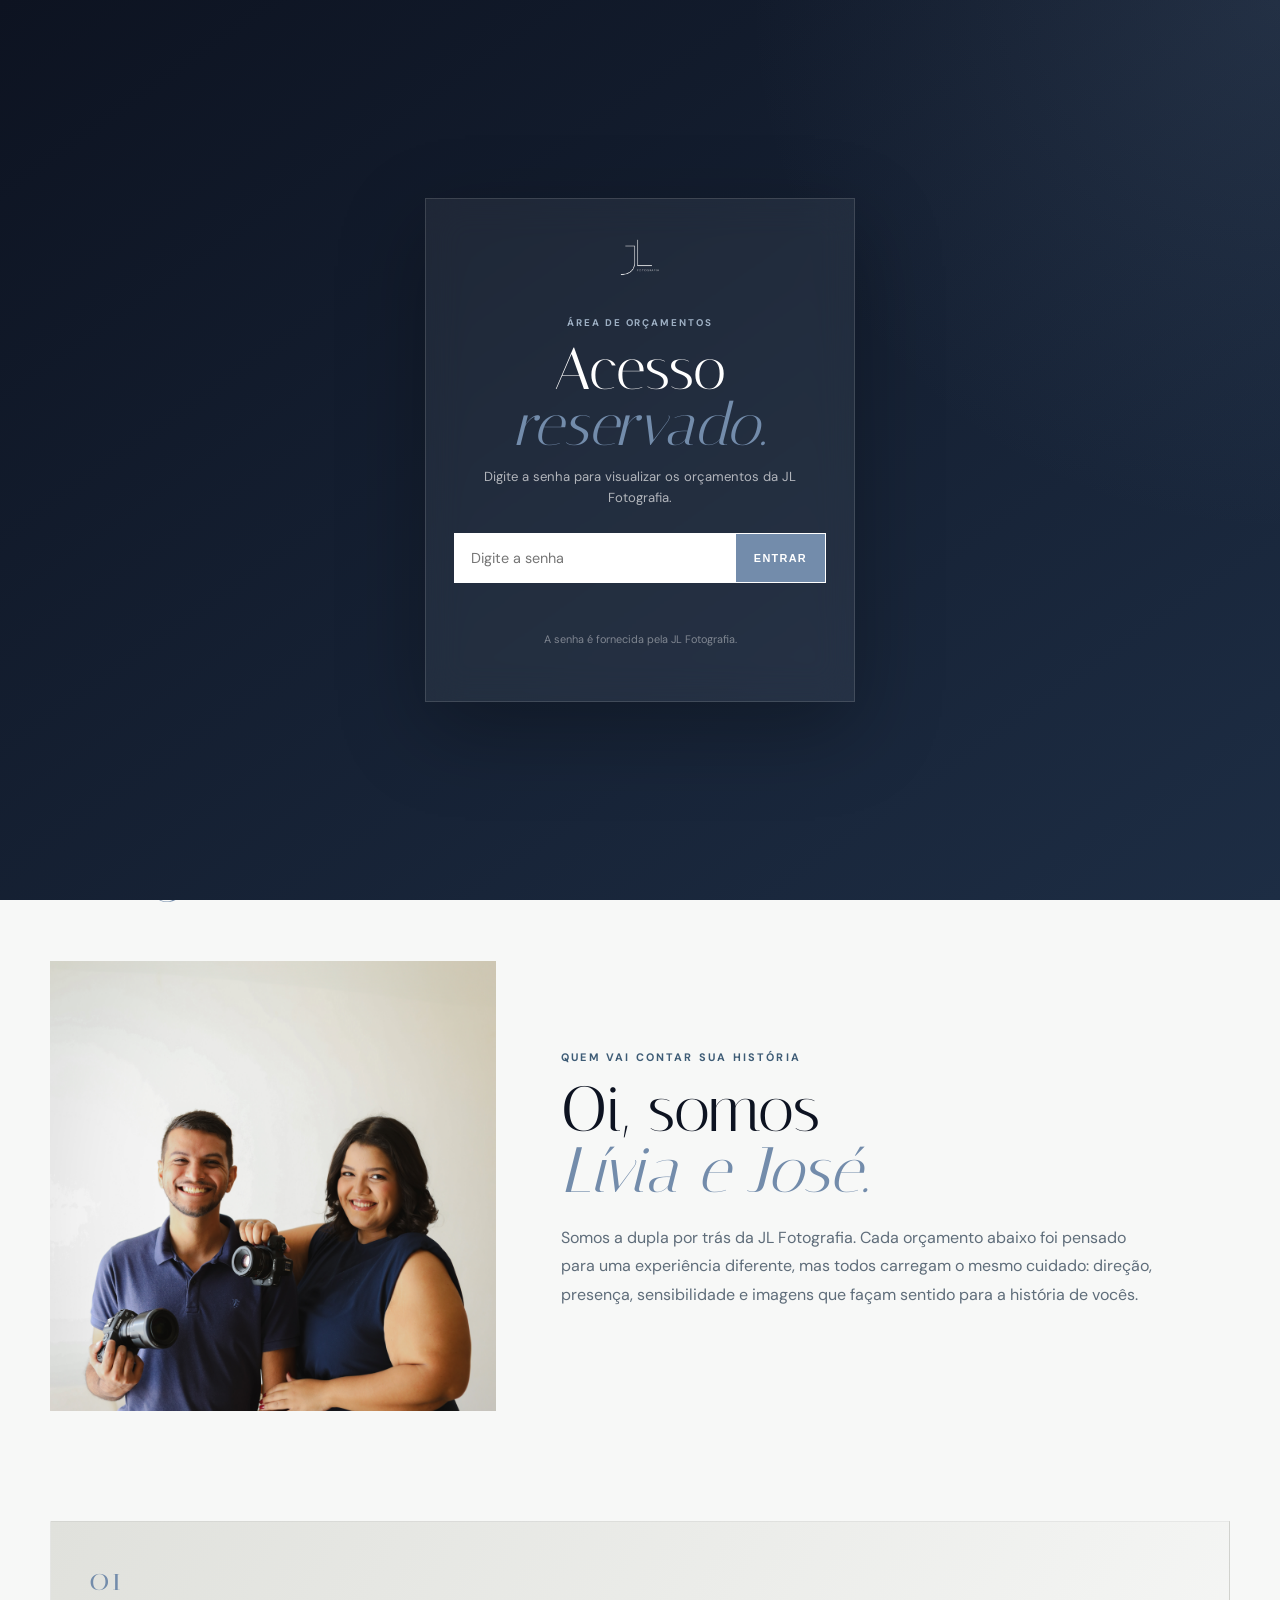
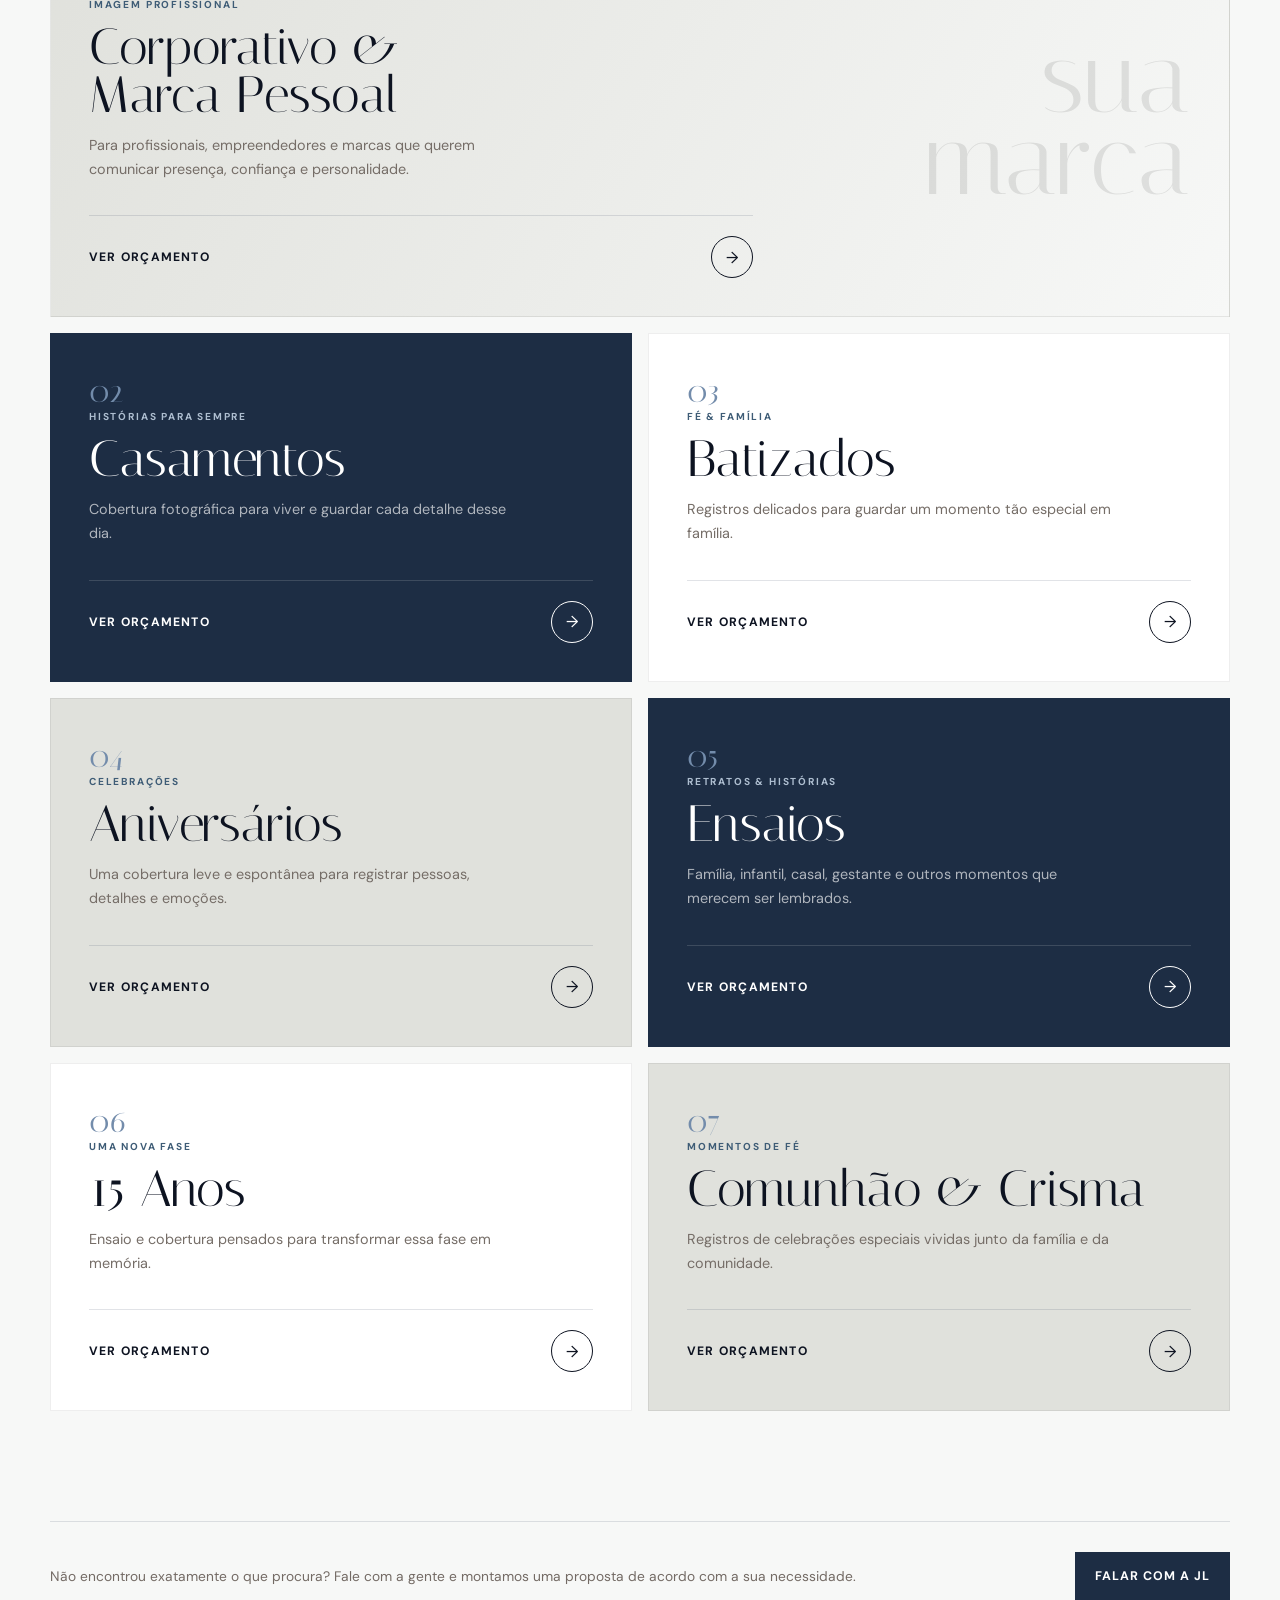
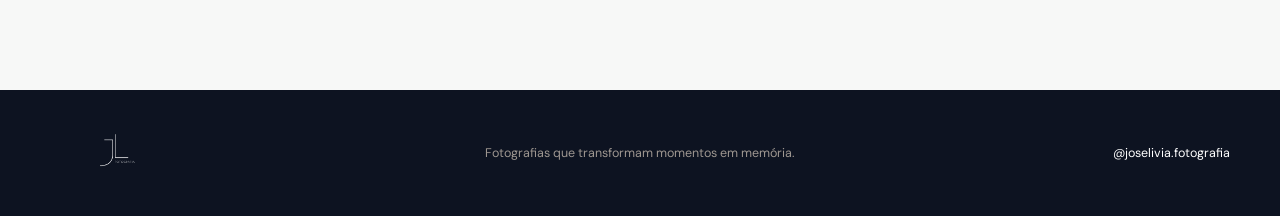
<file: index.html>
<!DOCTYPE html>
<html lang="pt-BR">
<head>
  <meta charset="UTF-8" />
  <meta name="viewport" content="width=device-width, initial-scale=1.0" />
  <meta name="theme-color" content="#0D1321" />
  <title>Orçamentos | JL Fotografia</title>
  <meta name="description" content="Escolha o tipo de ensaio ou cobertura e acesse o orçamento da JL Fotografia." />
  <link rel="preconnect" href="https://fonts.googleapis.com">
  <link rel="preconnect" href="https://fonts.gstatic.com" crossorigin>
  <link href="https://fonts.googleapis.com/css2?family=DM+Sans:wght@400;500;600;700&family=Italiana&display=swap" rel="stylesheet">
  <style>
    :root{--ink:#171513;--ink2:#24201d;--paper:#f6f3ef;--paper2:#eee7e0;--sand:#dccdc0;--taupe:#9a8372;--white:#fff;--line:rgba(23,21,19,.12);--shadow:0 22px 60px rgba(29,23,18,.08)}
    *{box-sizing:border-box}html{scroll-behavior:smooth}body{margin:0;font-family:"DM Sans",sans-serif;color:var(--ink);background:var(--paper);-webkit-font-smoothing:antialiased}a{text-decoration:none;color:inherit}.shell{width:min(1180px,calc(100% - 40px));margin-inline:auto}.eyebrow{display:inline-block;font-size:.68rem;font-weight:700;letter-spacing:.20em;text-transform:uppercase;color:var(--taupe)}h1,h2,h3{font-family:"Italiana",serif;font-weight:400;margin:0}em{font-style:italic;color:var(--taupe)}
    .hero{background:var(--ink);color:#fff;position:relative;overflow:hidden}.hero:before{content:"";position:absolute;width:520px;height:520px;border-radius:50%;border:1px solid rgba(255,255,255,.08);right:-150px;top:-180px}.hero:after{content:"";position:absolute;width:290px;height:290px;border-radius:50%;border:1px solid rgba(255,255,255,.06);left:-110px;bottom:-120px}.nav{min-height:84px;display:flex;align-items:center;justify-content:space-between;position:relative;z-index:2}.brand{display:flex;align-items:baseline;gap:9px}.brand-mark{font-family:"Italiana",serif;font-size:2rem;letter-spacing:.05em}.brand-text{font-size:.62rem;letter-spacing:.30em;text-transform:uppercase}.nav-link{font-size:.72rem;letter-spacing:.15em;text-transform:uppercase;color:rgba(255,255,255,.76);padding-bottom:5px;border-bottom:1px solid rgba(255,255,255,.35)}.hero-content{position:relative;z-index:2;padding:90px 0 110px;text-align:center}.hero-content .eyebrow{color:#d9c8ba}.hero-content h1{font-size:clamp(4rem,8vw,7.6rem);line-height:.88;max-width:900px;margin:18px auto 22px}.hero-content p{max-width:610px;margin:0 auto;color:rgba(255,255,255,.72);line-height:1.75;font-size:1rem}
    .intro{padding:95px 0 55px;display:grid;grid-template-columns:1fr 1fr;gap:70px;align-items:end}.intro h2{font-size:clamp(3rem,5vw,5rem);line-height:.96;margin-top:14px}.intro p{margin:0;line-height:1.8;color:#706862;max-width:520px}.budgets{padding:30px 0 110px}.budget-grid{display:grid;grid-template-columns:repeat(2,1fr);gap:16px}.budget-card{position:relative;background:#fff;min-height:330px;padding:38px;border:1px solid rgba(23,21,19,.07);display:flex;flex-direction:column;justify-content:space-between;overflow:hidden;transition:.28s ease}.budget-card:hover{transform:translateY(-4px);box-shadow:var(--shadow)}.budget-card.dark{background:var(--ink2);color:#fff;border-color:transparent}.budget-card.highlight{background:var(--paper2)}.budget-number{font-family:"Italiana",serif;font-size:2rem;color:#b9a293}.budget-card.dark .budget-number{color:#d7c3b4}.budget-content{position:relative;z-index:2}.budget-kicker{display:block;font-size:.63rem;letter-spacing:.18em;text-transform:uppercase;font-weight:700;color:var(--taupe);margin-bottom:12px}.budget-card.dark .budget-kicker{color:#cfbcaf}.budget-card h3{font-size:clamp(2.2rem,4vw,3.8rem);line-height:.94;margin-bottom:15px}.budget-card p{max-width:430px;color:#756d67;line-height:1.65;font-size:.9rem;margin:0}.budget-card.dark p{color:rgba(255,255,255,.65)}.budget-footer{position:relative;z-index:2;margin-top:34px;display:flex;align-items:center;justify-content:space-between;gap:20px;padding-top:20px;border-top:1px solid var(--line)}.budget-card.dark .budget-footer{border-color:rgba(255,255,255,.14)}.budget-link{font-size:.76rem;font-weight:700;letter-spacing:.10em;text-transform:uppercase}.arrow{width:42px;height:42px;border-radius:50%;border:1px solid currentColor;display:grid;place-items:center;transition:.25s ease}.budget-card:hover .arrow{transform:translateX(3px)}.budget-card.featured{grid-column:1/-1;min-height:300px;display:grid;grid-template-columns:1.25fr .75fr;align-items:center;gap:40px;background:linear-gradient(120deg,#ded2c8,#f0e9e3)}.featured-side{display:flex;justify-content:flex-end;align-items:center}.featured-word{font-family:"Italiana",serif;font-size:clamp(4rem,8vw,7rem);line-height:.8;color:rgba(23,21,19,.10);text-align:right;user-select:none}
    .note{display:flex;justify-content:space-between;gap:30px;align-items:center;padding:30px 0 90px;border-top:1px solid var(--line)}.note p{margin:0;color:#736a64;font-size:.86rem;line-height:1.6}.whatsapp{flex:none;display:inline-flex;min-height:48px;align-items:center;justify-content:center;padding:0 20px;background:var(--ink);color:#fff;font-weight:700;font-size:.78rem;letter-spacing:.08em;text-transform:uppercase}footer{background:#11100f;color:#fff;padding:38px 0}.footer-inner{display:grid;grid-template-columns:1fr 1fr 1fr;align-items:center;gap:20px}.footer-inner p{margin:0;text-align:center;color:#9e9791;font-size:.78rem}.footer-inner a{text-align:right;font-size:.78rem}
    @media(max-width:800px){.intro{grid-template-columns:1fr;gap:22px;padding-top:70px}.budget-card.featured{grid-template-columns:1fr}.featured-side{justify-content:flex-start}.featured-word{text-align:left;font-size:4.3rem}.footer-inner{grid-template-columns:1fr;text-align:center}.footer-inner a{text-align:center}}
    @media(max-width:600px){.shell{width:min(100% - 24px,1180px)}.nav{min-height:66px}.brand-mark{font-size:1.7rem}.brand-text{font-size:.53rem}.nav-link{font-size:.59rem}.hero-content{padding:68px 0 78px}.hero-content h1{font-size:3.65rem}.hero-content p{font-size:.88rem;line-height:1.65}.intro{padding:58px 0 32px}.intro h2{font-size:2.75rem}.intro p{font-size:.88rem;line-height:1.65}.budget-grid{grid-template-columns:repeat(2,1fr);gap:8px}.budget-card{min-height:235px;padding:18px 14px}.budget-card.featured{min-height:245px;padding:22px 18px;gap:18px}.budget-number{font-size:1.45rem}.budget-kicker{font-size:.52rem;margin-bottom:8px;letter-spacing:.12em}.budget-card h3{font-size:1.72rem;margin-bottom:10px}.budget-card p{font-size:.72rem;line-height:1.45}.budget-footer{margin-top:20px;padding-top:12px}.budget-link{font-size:.58rem;letter-spacing:.05em}.arrow{width:32px;height:32px;font-size:.76rem}.featured-word{font-size:3.2rem}.budgets{padding-bottom:70px}.note{flex-direction:column;align-items:stretch;padding:25px 0 60px}.whatsapp{width:100%}}
  
    /* Paleta oficial JL */
    :root{
      --ink:#0D1321;
      --ink-2:#1D2D44;
      --paper:#F7F8F7;
      --paper-2:#E0E1DC;
      --sand:#E0E1DC;
      --taupe:#3E5C76;
      --white:#fff;
      --line:rgba(29,45,68,.13);
      --shadow:0 22px 60px rgba(13,19,33,.10);
    }
    .hero{background:#0D1321}
    .hero-content .eyebrow{color:#738CAB}
    .hero-content h1 em,h2 em{color:#738CAB}
    .budget-card.dark{background:#1D2D44}
    .budget-card.highlight{background:#E0E1DC}
    .budget-number{color:#738CAB}
    .budget-card.dark .budget-number{color:#738CAB}
    .budget-kicker{color:#3E5C76}
    .budget-card.dark .budget-kicker{color:#AEBED0}
    .budget-card.featured{background:linear-gradient(120deg,#E0E1DC,#F7F8F7)}
    .whatsapp{background:#1D2D44}
    footer{background:#0D1321}
    .brand-logo img{width:150px;height:auto;object-fit:contain}
    .footer-inner .brand-logo img{width:135px}

    .hub-about{
      padding:10px 0 80px;
      display:grid;
      grid-template-columns:.8fr 1.2fr;
      gap:65px;
      align-items:center;
    }
    .hub-about-photo{overflow:hidden;background:#E0E1DC}
    .hub-about-photo img{
      width:100%;
      height:450px;
      object-fit:cover;
      object-position:center 30%;
      display:block;
    }
    .hub-about-copy h2{
      font-size:clamp(3rem,5vw,5rem);
      line-height:.95;
      margin:14px 0 22px;
    }
    .hub-about-copy p{color:#5F6D7A;line-height:1.8;max-width:600px}
    @media(max-width:700px){
      .brand-logo img{width:112px}
      .hub-about{grid-template-columns:1fr;gap:24px;padding:0 0 55px}
      .hub-about-photo img{height:330px}
      .hub-about-copy h2{font-size:2.7rem}
      .hub-about-copy p{font-size:.85rem}
    }

  
    /* =========================
       ACESSO PROTEGIDO
    ========================== */
    body.locked{overflow:hidden}
    .access-lock{
      position:fixed;
      inset:0;
      z-index:99999;
      display:grid;
      place-items:center;
      padding:20px;
      background:
        radial-gradient(circle at top right,rgba(115,140,171,.15),transparent 34%),
        linear-gradient(145deg,#0D1321,#1D2D44);
      color:#fff;
    }
    .access-lock.hidden{display:none}
    .access-card{
      width:min(430px,100%);
      background:rgba(255,255,255,.06);
      border:1px solid rgba(224,225,220,.15);
      backdrop-filter:blur(18px);
      -webkit-backdrop-filter:blur(18px);
      padding:34px 28px 28px;
      text-align:center;
      box-shadow:0 28px 80px rgba(0,0,0,.28);
    }
    .access-logo{
      width:150px;
      max-width:55%;
      margin:0 auto 28px;
      display:block;
    }
    .access-kicker{
      display:block;
      color:#9EB0C4;
      font-size:.61rem;
      font-weight:700;
      letter-spacing:.20em;
      text-transform:uppercase;
      margin-bottom:12px;
    }
    .access-card h2{
      font-size:clamp(2.4rem,7vw,3.7rem);
      line-height:.95;
      margin-bottom:12px;
      color:#fff;
    }
    .access-card h2 em{color:#738CAB}
    .access-card p{
      margin:0 auto 24px;
      max-width:330px;
      color:rgba(255,255,255,.65);
      font-size:.82rem;
      line-height:1.65;
    }
    .password-wrap{
      display:grid;
      grid-template-columns:1fr auto;
      background:#fff;
      border:1px solid rgba(255,255,255,.18);
      overflow:hidden;
    }
    .password-wrap input{
      width:100%;
      min-width:0;
      border:0;
      outline:0;
      padding:15px 16px;
      color:#0D1321;
      background:#fff;
      font-family:"DM Sans",sans-serif;
      font-size:.9rem;
    }
    .password-wrap button{
      border:0;
      padding:0 18px;
      background:#738CAB;
      color:#fff;
      font-weight:700;
      font-size:.68rem;
      letter-spacing:.12em;
      text-transform:uppercase;
      cursor:pointer;
    }
    .access-error{
      min-height:18px;
      margin-top:12px;
      color:#F0B7B7;
      font-size:.72rem;
    }
    .access-help{
      margin-top:18px !important;
      font-size:.68rem !important;
      color:rgba(255,255,255,.42) !important;
    }
    @media(max-width:600px){
      .access-card{padding:28px 20px 22px}
      .access-logo{width:125px}
      .password-wrap button{padding:0 14px;font-size:.60rem}
    }

  </style>
</head>
<body class="locked">

  <div class="access-lock" id="accessLock" aria-modal="true" role="dialog" aria-labelledby="accessTitle">
    <div class="access-card">
      <img src="assets/logo-branca.png" alt="JL Fotografia" class="access-logo">
      <span class="access-kicker">Área de orçamentos</span>
      <h2 id="accessTitle">Acesso<br><em>reservado.</em></h2>
      <p>Digite a senha para visualizar os orçamentos da JL Fotografia.</p>

      <form id="accessForm">
        <div class="password-wrap">
          <input
            type="password"
            id="accessPassword"
            placeholder="Digite a senha"
            autocomplete="current-password"
            aria-label="Senha de acesso"
          >
          <button type="submit">Entrar</button>
        </div>
        <div class="access-error" id="accessError" aria-live="polite"></div>
      </form>

      <p class="access-help">A senha é fornecida pela JL Fotografia.</p>
    </div>
  </div>

  <header class="hero">
    <nav class="nav shell">
      <a href="#" class="brand brand-logo" aria-label="JL Fotografia"><img src="assets/logo-branca.png" alt="JL Fotografia"></a>
      <a href="#orcamentos" class="nav-link">Orçamentos</a>
    </nav>
    <div class="hero-content shell">
      <span class="eyebrow">JL Fotografia</span>
      <h1>Escolha o seu<br><em>orçamento.</em></h1>
      <p>Cada história pede um olhar diferente. Selecione abaixo o tipo de ensaio ou cobertura que você procura para conhecer nossos pacotes e investimentos.</p>
    </div>
  </header>
  <main>
    <section class="intro shell">
      <div><span class="eyebrow">Nossos serviços</span><h2>Qual momento vamos<br><em>fotografar?</em></h2></div>
      <p>Criamos propostas específicas para cada tipo de experiência. Toque no orçamento desejado para visualizar todos os detalhes, opções de pacotes, adicionais e formas de pagamento.</p>
    </section>

    <section class="hub-about shell">
      <div class="hub-about-photo">
        <img src="assets/fotografos-jl.jpeg" alt="Lívia e José, fotógrafos da JL Fotografia">
      </div>
      <div class="hub-about-copy">
        <span class="eyebrow">Quem vai contar sua história</span>
        <h2>Oi, somos<br><em>Lívia e José.</em></h2>
        <p>
          Somos a dupla por trás da JL Fotografia. Cada orçamento abaixo foi pensado
          para uma experiência diferente, mas todos carregam o mesmo cuidado:
          direção, presença, sensibilidade e imagens que façam sentido para a história de vocês.
        </p>
      </div>
    </section>

    <section class="budgets shell" id="orcamentos">
      <div class="budget-grid">
        <a class="budget-card featured" href="corporativos/index.html"><div class="budget-content"><span class="budget-number">01</span><span class="budget-kicker">Imagem profissional</span><h3>Corporativo &<br>Marca Pessoal</h3><p>Para profissionais, empreendedores e marcas que querem comunicar presença, confiança e personalidade.</p><div class="budget-footer"><span class="budget-link">Ver orçamento</span><span class="arrow">→</span></div></div><div class="featured-side"><div class="featured-word">sua<br>marca</div></div></a>
        <a class="budget-card dark" href="casamentos/index.html"><div class="budget-content"><span class="budget-number">02</span><span class="budget-kicker">Histórias para sempre</span><h3>Casamentos</h3><p>Cobertura fotográfica para viver e guardar cada detalhe desse dia.</p></div><div class="budget-footer"><span class="budget-link">Ver orçamento</span><span class="arrow">→</span></div></a>
        <a class="budget-card" href="batizados/index.html"><div class="budget-content"><span class="budget-number">03</span><span class="budget-kicker">Fé & família</span><h3>Batizados</h3><p>Registros delicados para guardar um momento tão especial em família.</p></div><div class="budget-footer"><span class="budget-link">Ver orçamento</span><span class="arrow">→</span></div></a>
        <a class="budget-card highlight" href="eventos/index.html"><div class="budget-content"><span class="budget-number">04</span><span class="budget-kicker">Celebrações</span><h3>Aniversários</h3><p>Uma cobertura leve e espontânea para registrar pessoas, detalhes e emoções.</p></div><div class="budget-footer"><span class="budget-link">Ver orçamento</span><span class="arrow">→</span></div></a>
        <a class="budget-card dark" href="ensaio/index.html"><div class="budget-content"><span class="budget-number">05</span><span class="budget-kicker">Retratos & histórias</span><h3>Ensaios</h3><p>Família, infantil, casal, gestante e outros momentos que merecem ser lembrados.</p></div><div class="budget-footer"><span class="budget-link">Ver orçamento</span><span class="arrow">→</span></div></a>
        <a class="budget-card" href="ensaios especiais/index.html"><div class="budget-content"><span class="budget-number">06</span><span class="budget-kicker">Uma nova fase</span><h3>15 Anos</h3><p>Ensaio e cobertura pensados para transformar essa fase em memória.</p></div><div class="budget-footer"><span class="budget-link">Ver orçamento</span><span class="arrow">→</span></div></a>
        <a class="budget-card highlight" href="sacramentos/index.html"><div class="budget-content"><span class="budget-number">07</span><span class="budget-kicker">Momentos de fé</span><h3>Comunhão & Crisma</h3><p>Registros de celebrações especiais vividas junto da família e da comunidade.</p></div><div class="budget-footer"><span class="budget-link">Ver orçamento</span><span class="arrow">→</span></div></a>
      </div>
    </section>
    <section class="note shell"><p>Não encontrou exatamente o que procura? Fale com a gente e montamos uma proposta de acordo com a sua necessidade.</p><a class="whatsapp" href="https://wa.me/5534996472198?text=Olá!%20Gostaria%20de%20solicitar%20um%20orçamento%20com%20a%20JL%20Fotografia." target="_blank" rel="noopener">Falar com a JL</a></section>
  </main>
  <footer><div class="footer-inner shell"><div class="brand brand-logo"><img src="assets/logo-branca.png" alt="JL Fotografia"></div><p>Fotografias que transformam momentos em memória.</p><a href="https://instagram.com/joselivia.fotografia" target="_blank" rel="noopener">@joselivia.fotografia</a></div></footer>

  <script>
    /* =====================================================
       SENHA DE ACESSO
       Troque apenas o valor abaixo.
       Observação: como este site não usa servidor/banco,
       esta é uma barreira simples contra acesso casual,
       não uma proteção de segurança forte.
    ====================================================== */
    const JL_ACCESS_PASSWORD = "JL2026";

    const accessLock = document.getElementById("accessLock");
    const accessForm = document.getElementById("accessForm");
    const accessPassword = document.getElementById("accessPassword");
    const accessError = document.getElementById("accessError");

    function unlockBudgetHub(){
      accessLock.classList.add("hidden");
      document.body.classList.remove("locked");
      sessionStorage.setItem("jlOrcamentosLiberado", "1");
    }

    if(sessionStorage.getItem("jlOrcamentosLiberado") === "1"){
      unlockBudgetHub();
    }else{
      setTimeout(() => accessPassword.focus(), 150);
    }

    accessForm.addEventListener("submit", function(event){
      event.preventDefault();

      if(accessPassword.value === JL_ACCESS_PASSWORD){
        accessError.textContent = "";
        unlockBudgetHub();
      }else{
        accessError.textContent = "Senha incorreta. Tente novamente.";
        accessPassword.value = "";
        accessPassword.focus();
      }
    });
  </script>

</body>
</html>
</file>
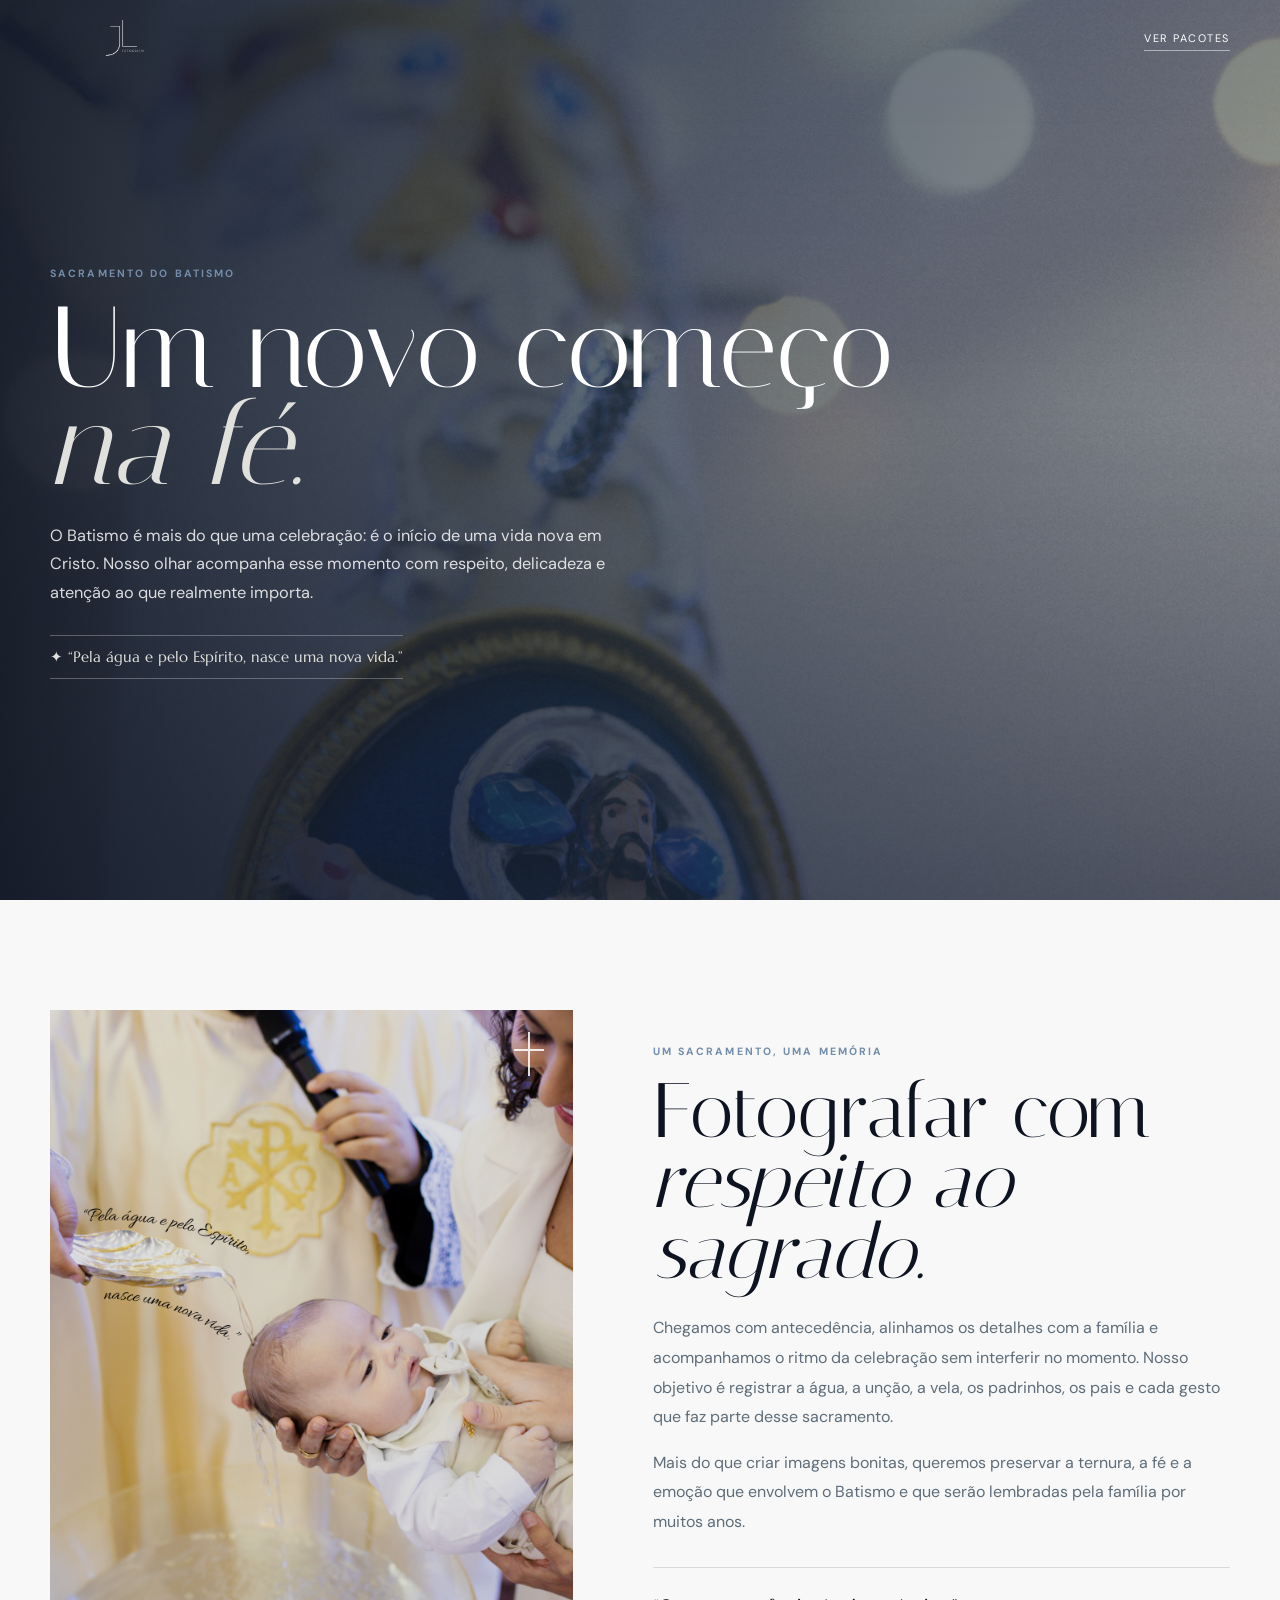
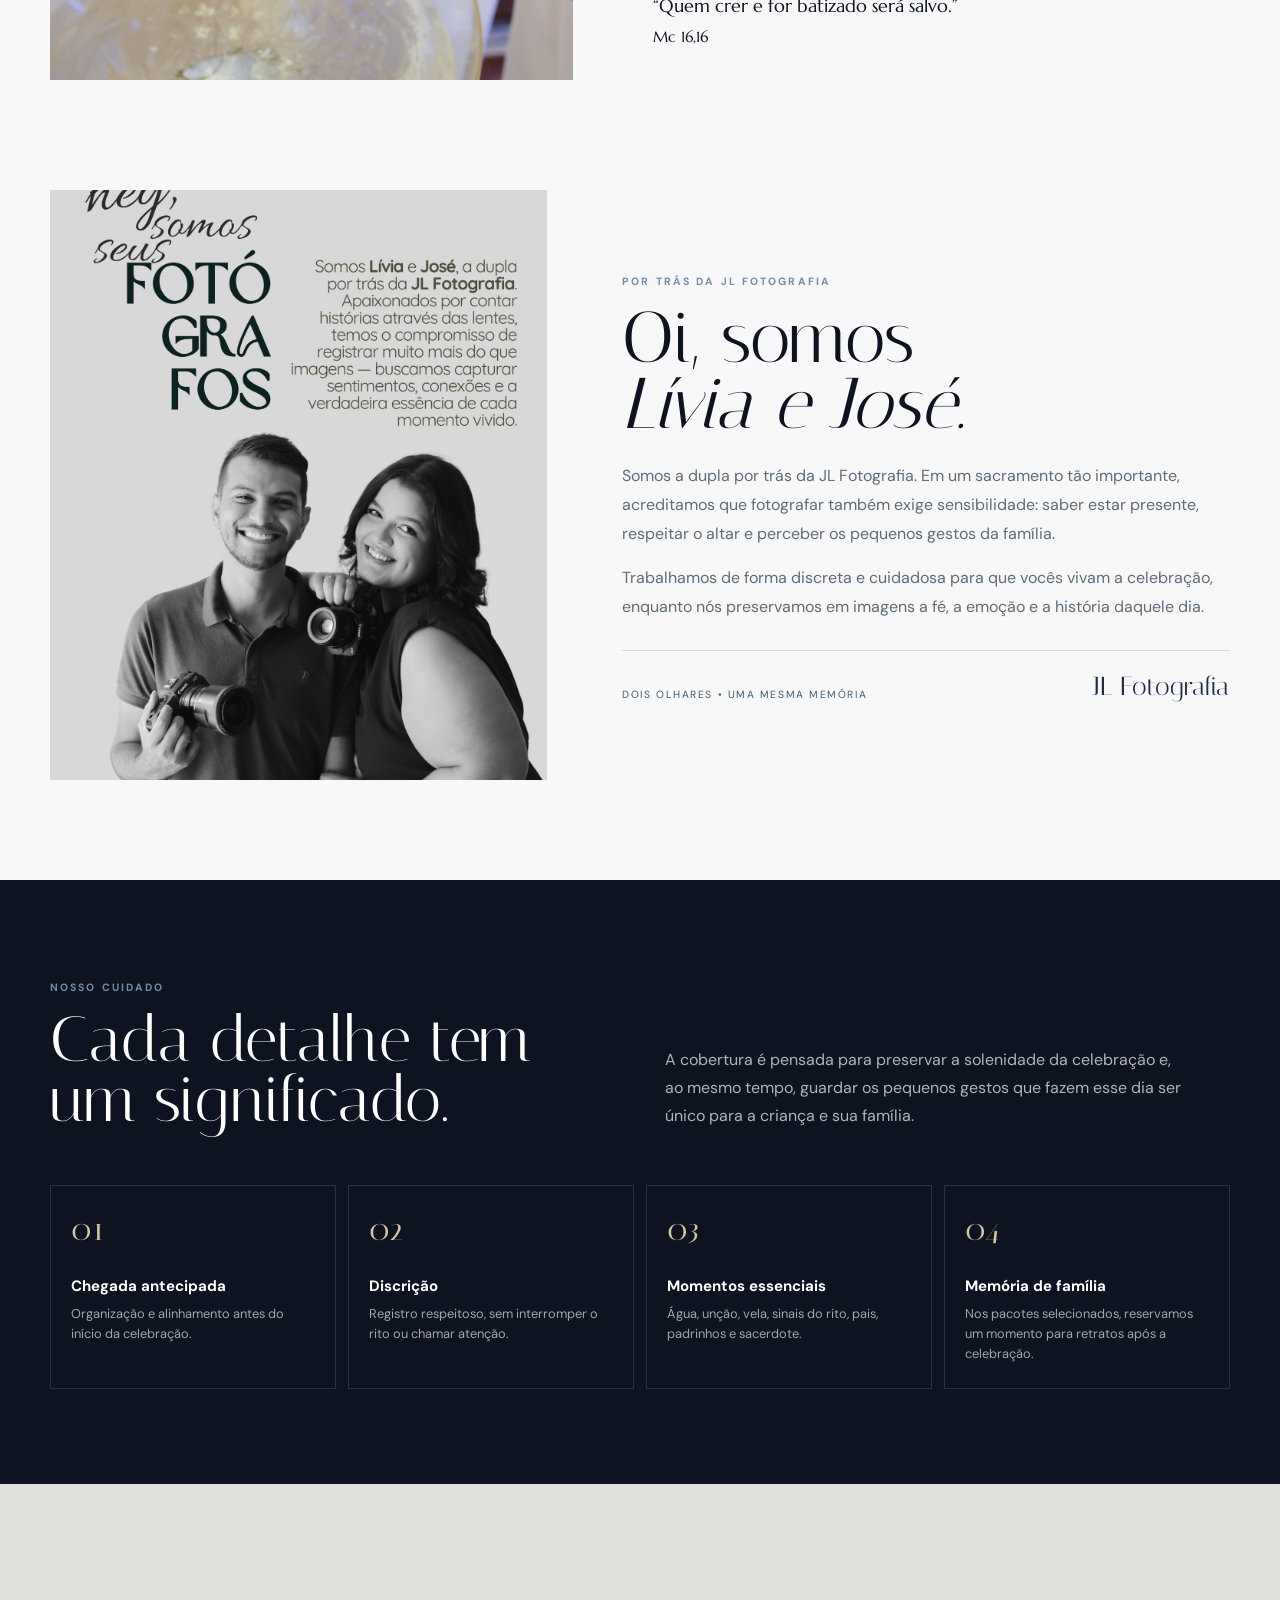
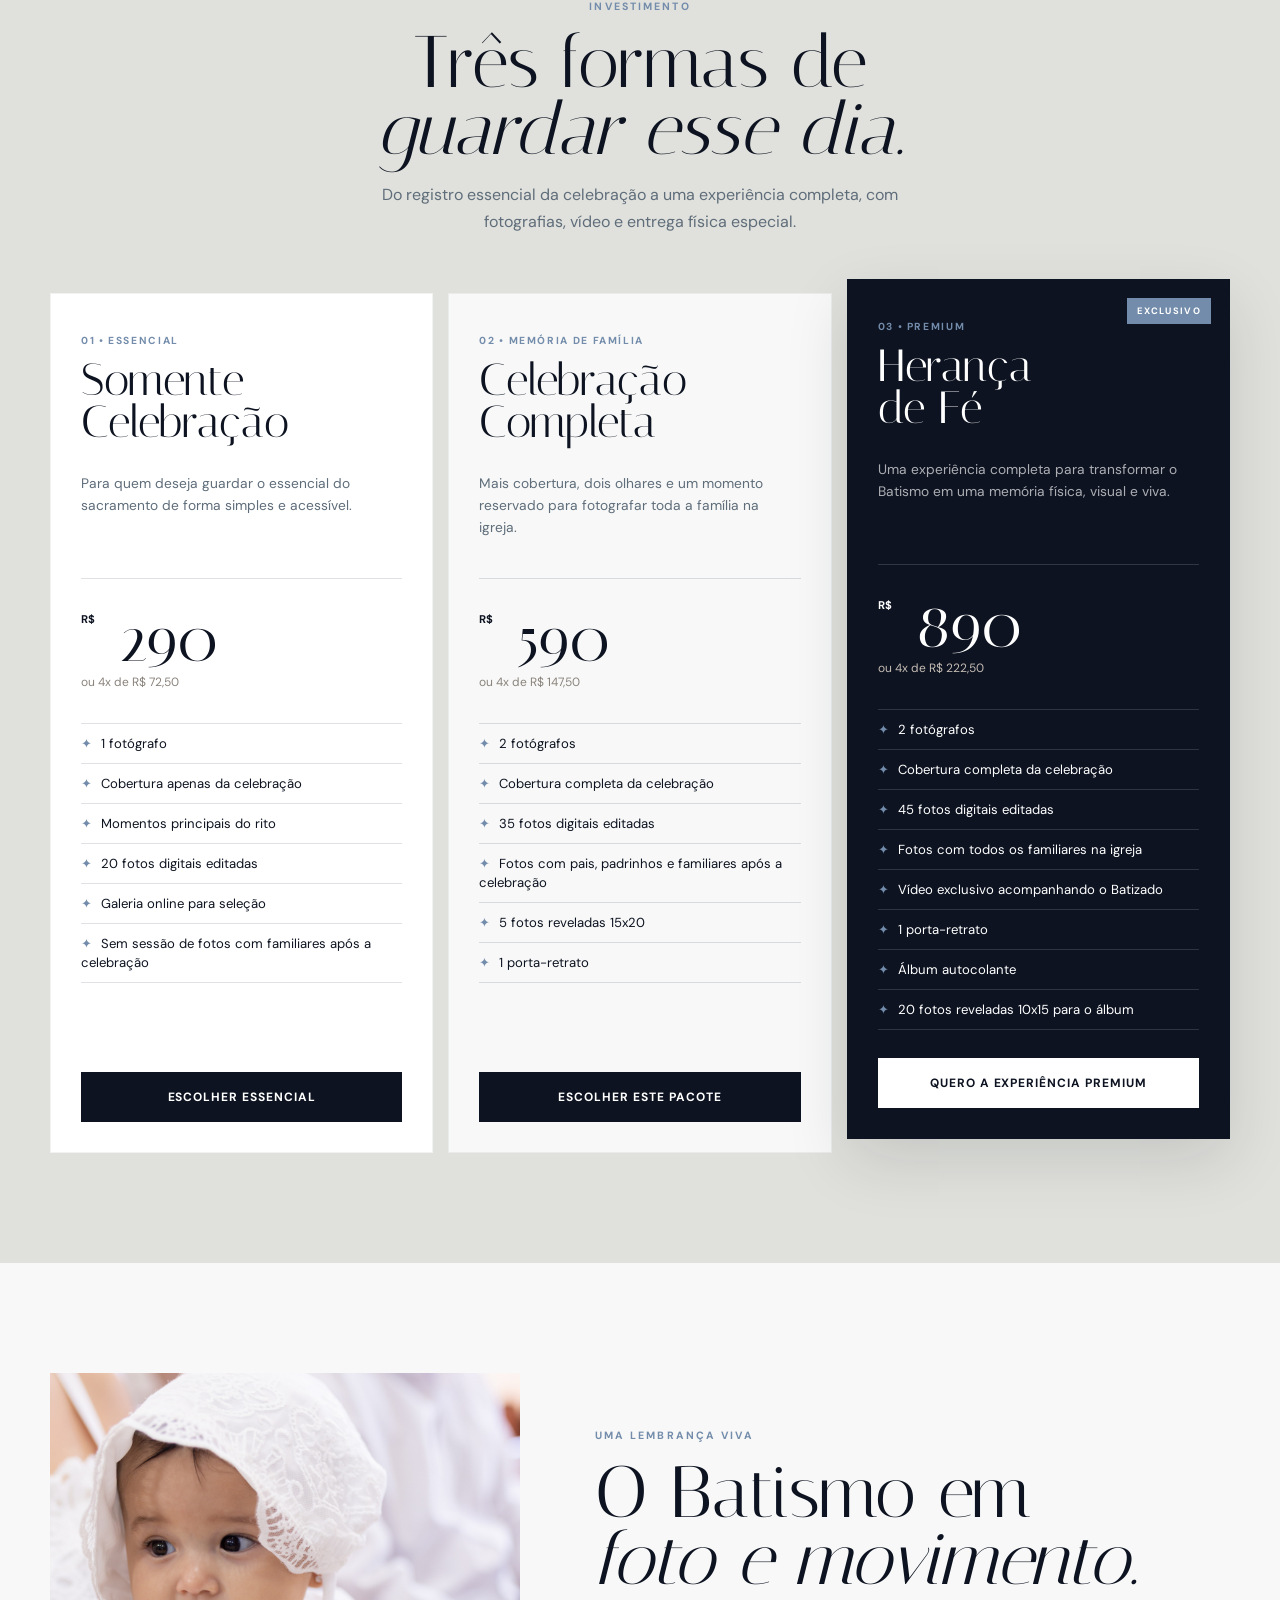
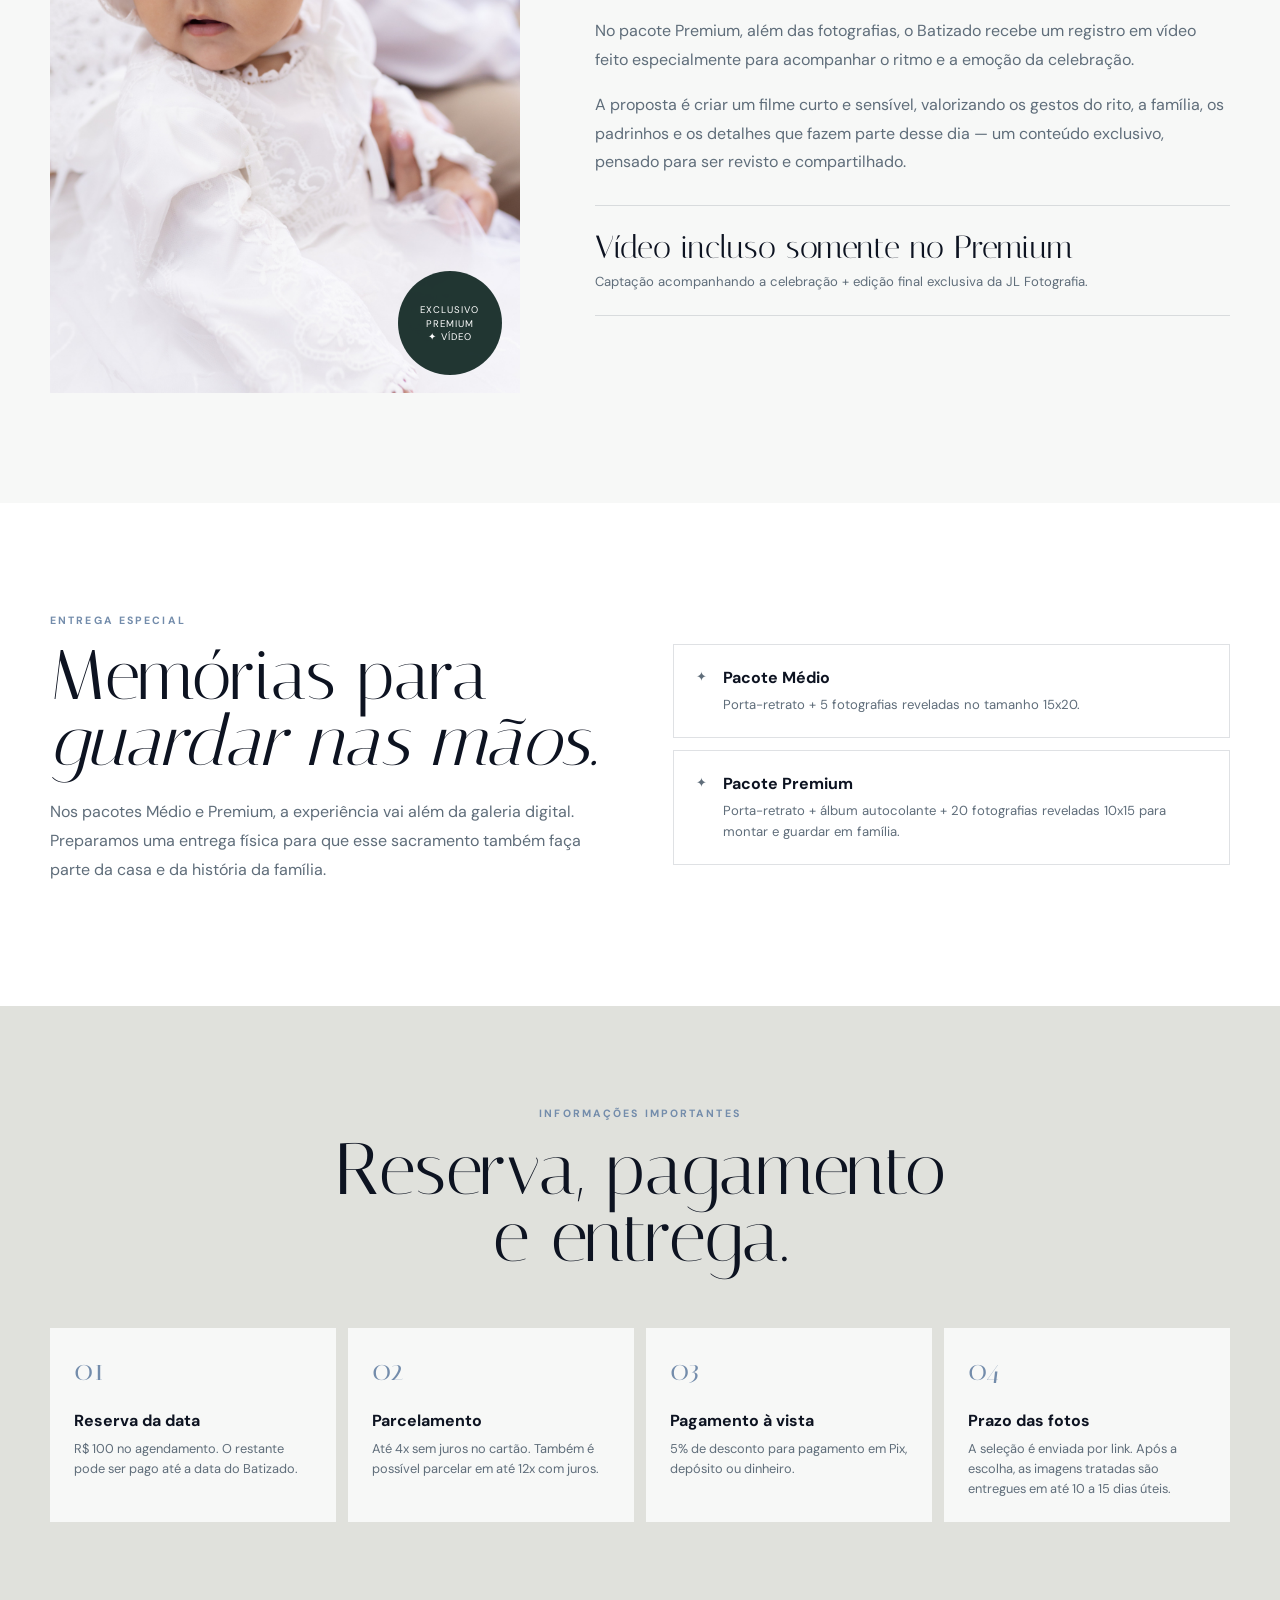
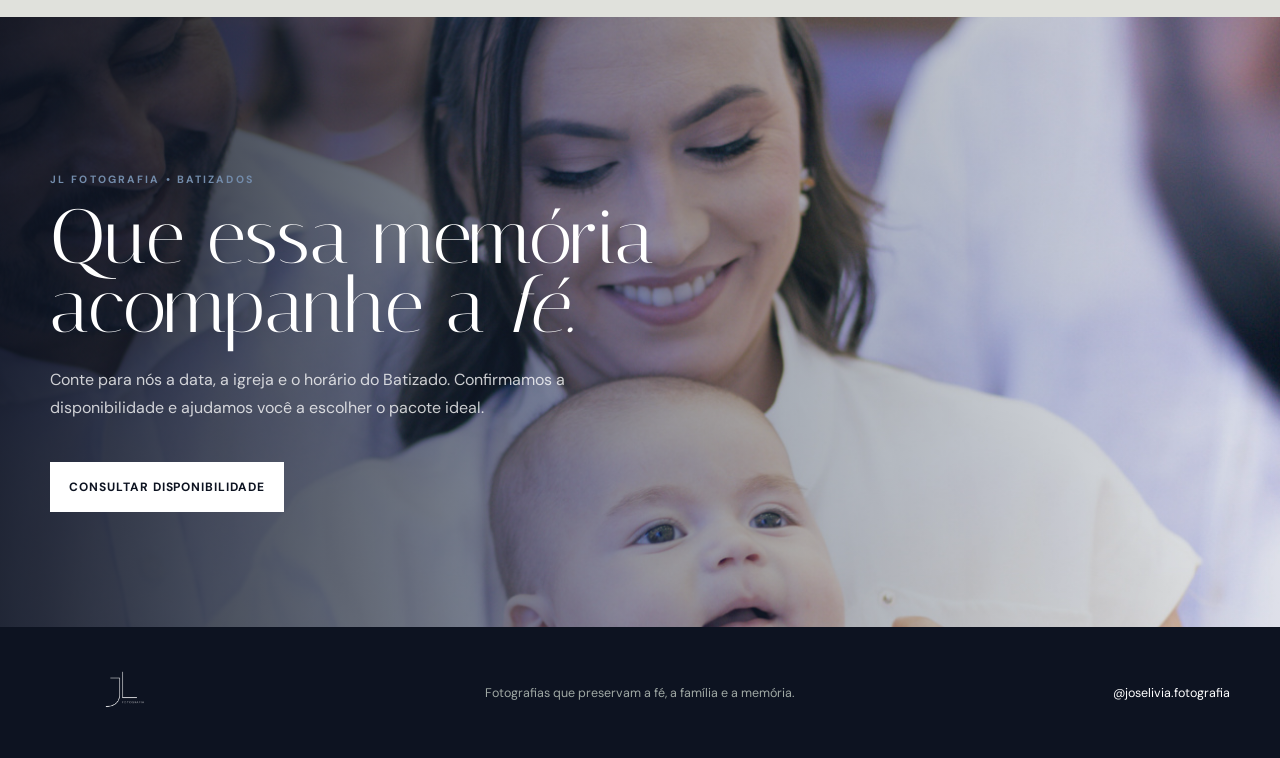
<file: batizados/index.html>
<!DOCTYPE html>
<html lang="pt-BR">
<head>
  <meta charset="UTF-8">
  <meta name="viewport" content="width=device-width,initial-scale=1">
  <meta name="theme-color" content="#0D1321">
  <title>Batizado | JL Fotografia</title>
  <meta name="description" content="Orçamento para cobertura fotográfica de Batizado. Um registro sensível, respeitoso e profundamente sacramental.">

  <link rel="preconnect" href="https://fonts.googleapis.com">
  <link rel="preconnect" href="https://fonts.gstatic.com" crossorigin>
  <link href="https://fonts.googleapis.com/css2?family=DM+Sans:wght@400;500;600;700&family=Italiana&family=Marcellus&display=swap" rel="stylesheet">

  <style>
    :root{
      --green:#102722;
      --green-2:#17352e;
      --ivory:#f8f6f0;
      --ivory-2:#eee8dc;
      --gold:#c3a269;
      --blue:#7d9dab;
      --ink:#18221f;
      --muted:#6d736f;
      --white:#fff;
      --line:rgba(16,39,34,.13);
      --shadow:0 22px 60px rgba(16,39,34,.10);
    }

    *{box-sizing:border-box}
    html{scroll-behavior:smooth}
    body{
      margin:0;
      font-family:"DM Sans",sans-serif;
      color:var(--ink);
      background:var(--ivory);
      -webkit-font-smoothing:antialiased;
    }

    img{display:block;width:100%}
    a{text-decoration:none;color:inherit}
    h1,h2,h3{font-family:"Italiana",serif;font-weight:400;margin:0}
    .shell{width:min(1180px,calc(100% - 40px));margin:auto}
    .eyebrow{
      display:inline-block;
      font-size:.66rem;
      font-weight:700;
      letter-spacing:.20em;
      text-transform:uppercase;
      color:var(--gold);
    }

    /* NAV */
    .nav{
      position:absolute;
      z-index:5;
      top:0;left:0;right:0;
      height:82px;
      display:flex;
      align-items:center;
      justify-content:space-between;
      color:#fff;
    }
    .brand{display:flex;align-items:baseline;gap:8px}
    .brand-mark{font-family:"Italiana",serif;font-size:2rem}
    .brand-text{font-size:.60rem;letter-spacing:.28em;text-transform:uppercase}
    .nav a:last-child{font-size:.68rem;letter-spacing:.14em;text-transform:uppercase;border-bottom:1px solid rgba(255,255,255,.5);padding-bottom:5px}

    /* HERO */
    .hero{
      min-height:780px;
      height:100svh;
      position:relative;
      overflow:hidden;
      background:var(--green);
      color:#fff;
    }
    .hero>img{
      position:absolute;
      inset:0;
      width:100%;
      height:100%;
      object-fit:cover;
      object-position:center 45%;
      filter:saturate(.80) contrast(.95);
    }
    .hero::after{
      content:"";
      position:absolute;
      inset:0;
      background:
        linear-gradient(90deg,rgba(6,23,19,.82),rgba(6,23,19,.35) 50%,rgba(6,23,19,.12)),
        linear-gradient(0deg,rgba(6,23,19,.52),transparent 55%);
    }
    .hero-content{
      position:relative;
      z-index:2;
      padding-top:29vh;
      max-width:1180px;
    }
    .hero-content h1{
      font-size:clamp(4.6rem,9vw,9rem);
      line-height:.84;
      max-width:900px;
      margin:18px 0 28px;
    }
    .hero-content h1 em{font-style:italic;color:#efe4cd}
    .hero-content p{
      max-width:590px;
      color:rgba(255,255,255,.83);
      line-height:1.75;
      font-size:1.02rem;
      margin:0 0 28px;
    }
    .hero-verse{
      display:inline-flex;
      align-items:center;
      gap:13px;
      padding:12px 0;
      border-top:1px solid rgba(255,255,255,.28);
      border-bottom:1px solid rgba(255,255,255,.28);
      color:#f3ead8;
      font-family:"Marcellus",serif;
      font-size:.92rem;
    }

    /* INTRO SACRAMENT */
    .sacrament{
      padding:110px 0 90px;
      display:grid;
      grid-template-columns:.95fr 1.05fr;
      gap:80px;
      align-items:center;
    }
    .sacrament-photo{
      position:relative;
      background:#ddd;
      overflow:hidden;
    }
    .sacrament-photo img{
      height:670px;
      object-fit:cover;
      object-position:center 45%;
    }
    .cross{
      position:absolute;
      right:20px;
      top:20px;
      width:48px;
      height:48px;
      opacity:.85;
    }
    .cross::before,.cross::after{
      content:"";
      position:absolute;
      background:#fff;
      left:50%;top:50%;
      transform:translate(-50%,-50%);
    }
    .cross::before{width:2px;height:44px}
    .cross::after{height:2px;width:30px;top:42%}

    .sacrament-copy h2{
      font-size:clamp(3.5rem,6vw,6.5rem);
      line-height:.92;
      margin:16px 0 26px;
    }
    .sacrament-copy p{
      color:var(--muted);
      line-height:1.85;
      max-width:620px;
      font-size:1rem;
    }
    .sacrament-quote{
      margin-top:30px;
      padding:24px 0 0;
      border-top:1px solid var(--line);
      font-family:"Marcellus",serif;
      color:var(--green);
      font-size:1.1rem;
      line-height:1.7;
    }

    /* DETAILS */
    .details{
      background:var(--green);
      color:#fff;
      padding:95px 0;
    }
    .details-head{
      display:grid;
      grid-template-columns:1fr 1fr;
      gap:50px;
      align-items:end;
      margin-bottom:55px;
    }
    .details-head h2{
      font-size:clamp(3.2rem,5vw,5.5rem);
      line-height:.94;
      margin-top:14px;
    }
    .details-head p{
      color:rgba(255,255,255,.68);
      line-height:1.75;
      max-width:520px;
      margin:0;
    }
    .details-grid{
      display:grid;
      grid-template-columns:repeat(4,1fr);
      gap:12px;
    }
    .detail{
      padding:24px 20px;
      border:1px solid rgba(255,255,255,.12);
      min-height:160px;
    }
    .detail span{
      display:block;
      color:#d8c6a3;
      font-family:"Italiana",serif;
      font-size:2rem;
      margin-bottom:28px;
    }
    .detail h3{
      font-family:"DM Sans",sans-serif;
      font-size:.94rem;
      font-weight:700;
      margin-bottom:8px;
    }
    .detail p{font-size:.8rem;line-height:1.55;color:rgba(255,255,255,.62);margin:0}

    /* PACKAGES */
    .packages{padding:110px 0;background:var(--ivory-2)}
    .section-head{
      max-width:730px;
      text-align:center;
      margin:0 auto 58px;
    }
    .section-head h2{
      font-size:clamp(3.4rem,5.7vw,6rem);
      line-height:.92;
      margin:14px 0 18px;
    }
    .section-head p{color:var(--muted);line-height:1.7;margin:0 auto;max-width:580px}

    .package-grid{
      display:grid;
      grid-template-columns:repeat(3,1fr);
      gap:15px;
      align-items:stretch;
    }
    .package{
      background:#fff;
      padding:40px 30px 30px;
      display:flex;
      flex-direction:column;
      position:relative;
      min-height:690px;
      border:1px solid rgba(16,39,34,.06);
    }
    .package.medium{background:#f9f6ef}
    .package.premium{
      background:var(--green);
      color:#fff;
      box-shadow:var(--shadow);
      transform:translateY(-14px);
    }
    .badge{
      position:absolute;
      top:18px;right:18px;
      padding:7px 10px;
      background:var(--gold);
      color:#fff;
      font-size:.58rem;
      font-weight:700;
      letter-spacing:.14em;
      text-transform:uppercase;
    }
    .package-kicker{
      font-size:.64rem;
      letter-spacing:.16em;
      text-transform:uppercase;
      color:var(--gold);
      font-weight:700;
      margin-bottom:12px;
    }
    .package h3{
      font-size:2.8rem;
      line-height:.94;
      margin-bottom:15px;
    }
    .package-desc{
      color:var(--muted);
      line-height:1.6;
      font-size:.86rem;
      min-height:82px;
    }
    .premium .package-desc{color:rgba(255,255,255,.66)}
    .price{
      font-family:"Italiana",serif;
      font-size:4rem;
      border-top:1px solid var(--line);
      padding-top:23px;
      margin-top:10px;
    }
    .premium .price{border-color:rgba(255,255,255,.15)}
    .price small{
      font-family:"DM Sans",sans-serif;
      font-size:.70rem;
      font-weight:700;
      vertical-align:top;
      position:relative;
      top:10px;
      margin-right:5px;
    }
    .installments{
      font-size:.75rem;
      color:#8a837c;
      margin-top:-3px;
      margin-bottom:15px;
    }
    .premium .installments{color:#c5bcb4}
    .package ul{
      list-style:none;
      padding:0;
      margin:18px 0 28px;
      border-top:1px solid var(--line);
    }
    .premium ul{border-color:rgba(255,255,255,.14)}
    .package li{
      padding:10px 0;
      border-bottom:1px solid var(--line);
      font-size:.82rem;
      line-height:1.45;
    }
    .premium li{border-color:rgba(255,255,255,.14)}
    .package li::before{content:"✦";margin-right:9px;color:var(--gold)}
    .btn{
      min-height:50px;
      display:flex;
      align-items:center;
      justify-content:center;
      padding:0 18px;
      font-size:.75rem;
      text-transform:uppercase;
      letter-spacing:.08em;
      font-weight:700;
      margin-top:auto;
      border:1px solid var(--green);
    }
    .package:not(.premium) .btn{background:var(--green);color:#fff}
    .premium .btn{background:#fff;color:var(--green);border-color:#fff}

    /* PREMIUM VIDEO */
    .video-section{
      padding:110px 0;
      display:grid;
      grid-template-columns:.85fr 1.15fr;
      gap:75px;
      align-items:center;
    }
    .video-photo{
      position:relative;
      background:#ddd;
      overflow:hidden;
    }
    .video-photo img{
      height:620px;
      object-fit:cover;
      object-position:center 42%;
    }
    .video-seal{
      position:absolute;
      right:18px;
      bottom:18px;
      width:104px;
      height:104px;
      border-radius:50%;
      background:rgba(16,39,34,.92);
      color:#fff;
      display:grid;
      place-items:center;
      text-align:center;
      padding:12px;
      font-size:.60rem;
      line-height:1.4;
      letter-spacing:.10em;
      text-transform:uppercase;
    }
    .video-copy h2{
      font-size:clamp(3.4rem,5.7vw,6.2rem);
      line-height:.92;
      margin:15px 0 24px;
    }
    .video-copy p{color:var(--muted);line-height:1.8}
    .exclusive{
      margin:28px 0;
      padding:22px 0;
      border-top:1px solid var(--line);
      border-bottom:1px solid var(--line);
      display:grid;
      gap:6px;
    }
    .exclusive strong{
      font-family:"Italiana",serif;
      font-size:2rem;
      font-weight:400;
      color:var(--green);
    }
    .exclusive span{font-size:.82rem;color:var(--muted);line-height:1.55}

    /* DELIVERY */
    .delivery{
      background:#fff;
      padding:105px 0;
    }
    .delivery-grid{
      display:grid;
      grid-template-columns:1fr 1fr;
      gap:65px;
      align-items:center;
    }
    .delivery h2{
      font-size:clamp(3.4rem,5.5vw,5.8rem);
      line-height:.93;
      margin:14px 0 24px;
    }
    .delivery p{color:var(--muted);line-height:1.8}
    .delivery-list{
      display:grid;
      gap:12px;
    }
    .delivery-item{
      padding:22px;
      border:1px solid var(--line);
      display:grid;
      grid-template-columns:auto 1fr;
      gap:16px;
      align-items:start;
    }
    .delivery-icon{
      font-family:"Italiana",serif;
      color:var(--gold);
      font-size:2rem;
      line-height:1;
    }
    .delivery-item strong{display:block;margin-bottom:5px}
    .delivery-item span{font-size:.82rem;color:var(--muted);line-height:1.5}

    /* CONDITIONS */
    .conditions{
      padding:95px 0;
      background:#f0ece4;
    }
    .conditions-grid{
      display:grid;
      grid-template-columns:repeat(4,1fr);
      gap:12px;
    }
    .condition{
      background:#fff;
      padding:24px;
    }
    .condition span{
      font-family:"Italiana",serif;
      font-size:1.9rem;
      color:var(--gold);
    }
    .condition strong{display:block;margin:22px 0 8px}
    .condition p{font-size:.80rem;color:var(--muted);line-height:1.55;margin:0}

    /* FINAL */
    .final{
      position:relative;
      min-height:610px;
      color:#fff;
      overflow:hidden;
      background:var(--green);
    }
    .final>img{
      position:absolute;inset:0;width:100%;height:100%;object-fit:cover;object-position:center 40%;
    }
    .final::after{
      content:"";
      position:absolute;inset:0;
      background:linear-gradient(90deg,rgba(6,23,19,.82),rgba(6,23,19,.35),rgba(6,23,19,.12));
    }
    .final-content{
      position:relative;
      z-index:2;
      padding-top:150px;
    }
    .final-content h2{
      font-size:clamp(3.5rem,6vw,6.4rem);
      line-height:.90;
      max-width:830px;
      margin:15px 0 24px;
    }
    .final-content p{
      max-width:520px;
      color:rgba(255,255,255,.78);
      line-height:1.75;
    }
    .final .btn{
      display:inline-flex;
      width:auto;
      margin-top:24px;
      background:#fff;
      color:var(--green);
      border-color:#fff;
      min-width:230px;
    }

    footer{
      background:#0a1815;
      color:#fff;
      padding:38px 0;
    }
    .footer-inner{
      display:grid;
      grid-template-columns:1fr 1fr 1fr;
      gap:20px;
      align-items:center;
    }
    .footer-inner p{margin:0;text-align:center;color:#9fa8a4;font-size:.78rem}
    .footer-inner a{text-align:right;font-size:.78rem}

    /* MOBILE */
    @media(max-width:900px){
      .sacrament,.video-section,.delivery-grid,.details-head{grid-template-columns:1fr}
      .details-grid,.conditions-grid{grid-template-columns:1fr 1fr}
      .package-grid{grid-template-columns:1fr}
      .package.premium{transform:none}
      .package{min-height:auto}
      .footer-inner{grid-template-columns:1fr;text-align:center}
      .footer-inner a{text-align:center}
    }

    @media(max-width:600px){
      .shell{width:min(100% - 24px,1180px)}
      .nav{height:66px}
      .brand-mark{font-size:1.7rem}
      .brand-text{font-size:.52rem}
      .hero{min-height:650px;height:88svh}
      .hero>img{object-position:center 48%}
      .hero-content{padding-top:36vh}
      .hero-content h1{font-size:3.7rem}
      .hero-content p{font-size:.88rem;line-height:1.6}
      .hero-verse{font-size:.74rem}

      .sacrament{padding:68px 0 58px;gap:28px}
      .sacrament-photo img{height:410px}
      .sacrament-copy h2{font-size:3rem}
      .sacrament-copy p{font-size:.88rem;line-height:1.7}

      .details,.packages,.video-section,.delivery,.conditions{padding:68px 0}
      .details-head{gap:18px;margin-bottom:30px}
      .details-head h2{font-size:2.8rem}
      .details-head p{font-size:.85rem}
      .details-grid{grid-template-columns:1fr 1fr;gap:8px}
      .detail{min-height:145px;padding:18px 14px}
      .detail span{font-size:1.55rem;margin-bottom:20px}
      .detail h3{font-size:.82rem}
      .detail p{font-size:.70rem}

      .section-head{margin-bottom:36px}
      .section-head h2{font-size:3rem}
      .section-head p{font-size:.84rem}
      .package-grid{gap:10px}
      .package{padding:28px 20px 22px}
      .package h3{font-size:2.35rem}
      .package-desc{min-height:auto;font-size:.80rem}
      .price{font-size:3.25rem}
      .package li{font-size:.76rem;padding:9px 0}

      .video-section{gap:28px}
      .video-photo img{height:420px}
      .video-copy h2{font-size:3rem}
      .video-copy p{font-size:.87rem}
      .video-seal{width:86px;height:86px;font-size:.50rem}

      .delivery-grid{gap:30px}
      .delivery h2{font-size:3rem}
      .delivery p{font-size:.86rem}
      .delivery-item{padding:18px}

      .conditions-grid{grid-template-columns:1fr 1fr;gap:8px}
      .condition{padding:18px}
      .condition span{font-size:1.5rem}
      .condition strong{margin:16px 0 6px;font-size:.82rem}
      .condition p{font-size:.70rem}

      .final{min-height:560px}
      .final-content{padding-top:130px}
      .final-content h2{font-size:3.1rem}
      .final-content p{font-size:.86rem}
    }
  </style>

  <style>
    /* Identidade visual JL — paleta azul oficial */
    :root{
      --green:#0D1321;
      --green-2:#1D2D44;
      --ivory:#F7F8F7;
      --ivory-2:#E0E1DC;
      --gold:#738CAB;
      --blue:#3E5C76;
      --ink:#0D1321;
      --muted:#5F6D7A;
      --white:#fff;
      --line:rgba(29,45,68,.14);
      --shadow:0 22px 60px rgba(13,19,33,.12);
    }
    body{background:#F7F8F7}
    .brand-logo img{width:150px;height:auto;object-fit:contain}
    .hero::after{
      background:
        linear-gradient(90deg,rgba(13,19,33,.88),rgba(29,45,68,.46) 52%,rgba(29,45,68,.12)),
        linear-gradient(0deg,rgba(13,19,33,.50),transparent 55%);
    }
    .hero-content h1 em{color:#E0E1DC}
    .hero-verse{color:#E0E1DC}
    .details,.package.premium,footer{background:#0D1321}
    .packages{background:#E0E1DC}
    .package.medium{background:#F7F8F7}
    .badge{background:#738CAB}
    .final::after{
      background:linear-gradient(90deg,rgba(13,19,33,.90),rgba(29,45,68,.45),rgba(29,45,68,.10));
    }
    .conditions{background:#E0E1DC}
    .condition{background:#F7F8F7}

    /* Sobre os fotógrafos */
    .about-photographers{
      padding:20px 0 100px;
      display:grid;
      grid-template-columns:.9fr 1.1fr;
      gap:75px;
      align-items:center;
    }
    .about-photo{overflow:hidden;background:#E0E1DC}
    .about-photo img{
      height:590px;
      object-fit:cover;
      object-position:center 28%;
    }
    .about-copy h2{
      font-size:clamp(3.3rem,5.6vw,6rem);
      line-height:.92;
      margin:15px 0 25px;
    }
    .about-copy p{
      color:#5F6D7A;
      line-height:1.8;
      max-width:620px;
    }
    .about-signature{
      margin-top:28px;
      border-top:1px solid rgba(29,45,68,.14);
      padding-top:20px;
      display:flex;
      justify-content:space-between;
      gap:18px;
      align-items:end;
    }
    .about-signature span{
      color:#3E5C76;
      font-size:.65rem;
      letter-spacing:.15em;
      text-transform:uppercase;
    }
    .about-signature strong{
      font-family:"Italiana",serif;
      font-weight:400;
      font-size:1.6rem;
      color:#1D2D44;
    }
    @media(max-width:800px){
      .about-photographers{grid-template-columns:1fr;gap:28px;padding:10px 0 68px}
      .about-photo img{height:440px}
    }
    @media(max-width:600px){
      .brand-logo img{width:112px}
      .about-photo img{height:365px}
      .about-copy h2{font-size:2.9rem}
      .about-copy p{font-size:.86rem}
      .about-signature{flex-direction:column;align-items:flex-start;gap:7px}
    }
  </style>

</head>

<body>
  <header class="hero">
    <img src="assets/hero-batizado.jpg" alt="Detalhe sacro de uma celebração de Batizado">

    <nav class="nav shell">
      <a class="brand brand-logo" href="../index_orcamentos_jl.html"><img src="assets/logo-branca.png" alt="JL Fotografia"></a>
      <a href="#pacotes">Ver pacotes</a>
    </nav>

    <div class="hero-content shell">
      <span class="eyebrow">Sacramento do Batismo</span>
      <h1>Um novo começo<br><em>na fé.</em></h1>
      <p>
        O Batismo é mais do que uma celebração: é o início de uma vida nova em Cristo.
        Nosso olhar acompanha esse momento com respeito, delicadeza e atenção ao que realmente importa.
      </p>
      <div class="hero-verse">✦ “Pela água e pelo Espírito, nasce uma nova vida.”</div>
    </div>
  </header>

  <main>
    <section class="sacrament shell">
      <div class="sacrament-photo">
        <img src="assets/sacramento.jpg" alt="Momento do rito do Batismo">
        <span class="cross" aria-hidden="true"></span>
      </div>

      <div class="sacrament-copy">
        <span class="eyebrow">Um sacramento, uma memória</span>
        <h2>Fotografar com<br><em>respeito ao sagrado.</em></h2>
        <p>
          Chegamos com antecedência, alinhamos os detalhes com a família e acompanhamos
          o ritmo da celebração sem interferir no momento. Nosso objetivo é registrar a água,
          a unção, a vela, os padrinhos, os pais e cada gesto que faz parte desse sacramento.
        </p>
        <p>
          Mais do que criar imagens bonitas, queremos preservar a ternura, a fé e a emoção
          que envolvem o Batismo e que serão lembradas pela família por muitos anos.
        </p>
        <div class="sacrament-quote">
          “Quem crer e for batizado será salvo.”<br>
          <small>Mc 16,16</small>
        </div>
      </div>
    </section>


    <section class="about-photographers shell" id="fotografos">
      <div class="about-photo">
        <img src="assets/fotografos.jpg" alt="Lívia e José, fotógrafos da JL Fotografia">
      </div>

      <div class="about-copy">
        <span class="eyebrow">Por trás da JL Fotografia</span>
        <h2>Oi, somos<br><em>Lívia e José.</em></h2>
        <p>
          Somos a dupla por trás da JL Fotografia. Em um sacramento tão importante,
          acreditamos que fotografar também exige sensibilidade: saber estar presente,
          respeitar o altar e perceber os pequenos gestos da família.
        </p>
        <p>
          Trabalhamos de forma discreta e cuidadosa para que vocês vivam a celebração,
          enquanto nós preservamos em imagens a fé, a emoção e a história daquele dia.
        </p>
        <div class="about-signature">
          <span>Dois olhares • uma mesma memória</span>
          <strong>JL Fotografia</strong>
        </div>
      </div>
    </section>

    <section class="details">
      <div class="shell">
        <div class="details-head">
          <div>
            <span class="eyebrow">Nosso cuidado</span>
            <h2>Cada detalhe tem<br>um significado.</h2>
          </div>
          <p>
            A cobertura é pensada para preservar a solenidade da celebração e, ao mesmo tempo,
            guardar os pequenos gestos que fazem esse dia ser único para a criança e sua família.
          </p>
        </div>

        <div class="details-grid">
          <article class="detail"><span>01</span><h3>Chegada antecipada</h3><p>Organização e alinhamento antes do início da celebração.</p></article>
          <article class="detail"><span>02</span><h3>Discrição</h3><p>Registro respeitoso, sem interromper o rito ou chamar atenção.</p></article>
          <article class="detail"><span>03</span><h3>Momentos essenciais</h3><p>Água, unção, vela, sinais do rito, pais, padrinhos e sacerdote.</p></article>
          <article class="detail"><span>04</span><h3>Memória de família</h3><p>Nos pacotes selecionados, reservamos um momento para retratos após a celebração.</p></article>
        </div>
      </div>
    </section>

    <section class="packages" id="pacotes">
      <div class="shell">
        <div class="section-head">
          <span class="eyebrow">Investimento</span>
          <h2>Três formas de<br><em>guardar esse dia.</em></h2>
          <p>Do registro essencial da celebração a uma experiência completa, com fotografias, vídeo e entrega física especial.</p>
        </div>

        <div class="package-grid">
          <article class="package">
            <span class="package-kicker">01 • Essencial</span>
            <h3>Somente<br>Celebração</h3>
            <p class="package-desc">Para quem deseja guardar o essencial do sacramento de forma simples e acessível.</p>

            <div class="price"><small>R$</small> 290</div>
            <div class="installments">ou 4x de R$ 72,50</div>

            <ul>
              <li>1 fotógrafo</li>
              <li>Cobertura apenas da celebração</li>
              <li>Momentos principais do rito</li>
              <li>20 fotos digitais editadas</li>
              <li>Galeria online para seleção</li>
              <li>Sem sessão de fotos com familiares após a celebração</li>
            </ul>

            <a class="btn js-whats" data-package="Batizado Essencial - R$ 290" href="#">Escolher essencial</a>
          </article>

          <article class="package medium">
            <span class="package-kicker">02 • Memória de Família</span>
            <h3>Celebração<br>Completa</h3>
            <p class="package-desc">Mais cobertura, dois olhares e um momento reservado para fotografar toda a família na igreja.</p>

            <div class="price"><small>R$</small> 590</div>
            <div class="installments">ou 4x de R$ 147,50</div>

            <ul>
              <li>2 fotógrafos</li>
              <li>Cobertura completa da celebração</li>
              <li>35 fotos digitais editadas</li>
              <li>Fotos com pais, padrinhos e familiares após a celebração</li>
              <li>5 fotos reveladas 15x20</li>
              <li>1 porta-retrato</li>
            </ul>

            <a class="btn js-whats" data-package="Batizado Memória de Família - R$ 590" href="#">Escolher este pacote</a>
          </article>

          <article class="package premium">
            <span class="badge">Exclusivo</span>
            <span class="package-kicker">03 • Premium</span>
            <h3>Herança<br>de Fé</h3>
            <p class="package-desc">Uma experiência completa para transformar o Batismo em uma memória física, visual e viva.</p>

            <div class="price"><small>R$</small> 890</div>
            <div class="installments">ou 4x de R$ 222,50</div>

            <ul>
              <li>2 fotógrafos</li>
              <li>Cobertura completa da celebração</li>
              <li>45 fotos digitais editadas</li>
              <li>Fotos com todos os familiares na igreja</li>
              <li>Vídeo exclusivo acompanhando o Batizado</li>
              <li>1 porta-retrato</li>
              <li>Álbum autocolante</li>
              <li>20 fotos reveladas 10x15 para o álbum</li>
            </ul>

            <a class="btn js-whats" data-package="Batizado Premium Herança de Fé - R$ 890" href="#">Quero a experiência premium</a>
          </article>
        </div>
      </div>
    </section>

    <section class="video-section shell">
      <div class="video-photo">
        <img src="assets/bebe.jpg" alt="Criança durante o Batizado">
        <div class="video-seal">Exclusivo<br>Premium<br>✦ vídeo</div>
      </div>

      <div class="video-copy">
        <span class="eyebrow">Uma lembrança viva</span>
        <h2>O Batismo em<br><em>foto e movimento.</em></h2>
        <p>
          No pacote Premium, além das fotografias, o Batizado recebe um registro em vídeo feito
          especialmente para acompanhar o ritmo e a emoção da celebração.
        </p>
        <p>
          A proposta é criar um filme curto e sensível, valorizando os gestos do rito, a família,
          os padrinhos e os detalhes que fazem parte desse dia — um conteúdo exclusivo,
          pensado para ser revisto e compartilhado.
        </p>

        <div class="exclusive">
          <strong>Vídeo incluso somente no Premium</strong>
          <span>Captação acompanhando a celebração + edição final exclusiva da JL Fotografia.</span>
        </div>
      </div>
    </section>

    <section class="delivery">
      <div class="delivery-grid shell">
        <div>
          <span class="eyebrow">Entrega especial</span>
          <h2>Memórias para<br><em>guardar nas mãos.</em></h2>
          <p>
            Nos pacotes Médio e Premium, a experiência vai além da galeria digital.
            Preparamos uma entrega física para que esse sacramento também faça parte da casa e da história da família.
          </p>
        </div>

        <div class="delivery-list">
          <div class="delivery-item">
            <span class="delivery-icon">✦</span>
            <div><strong>Pacote Médio</strong><span>Porta-retrato + 5 fotografias reveladas no tamanho 15x20.</span></div>
          </div>
          <div class="delivery-item">
            <span class="delivery-icon">✦</span>
            <div><strong>Pacote Premium</strong><span>Porta-retrato + álbum autocolante + 20 fotografias reveladas 10x15 para montar e guardar em família.</span></div>
          </div>
        </div>
      </div>
    </section>

    <section class="conditions">
      <div class="shell">
        <div class="section-head">
          <span class="eyebrow">Informações importantes</span>
          <h2>Reserva, pagamento<br>e entrega.</h2>
        </div>

        <div class="conditions-grid">
          <article class="condition"><span>01</span><strong>Reserva da data</strong><p>R$ 100 no agendamento. O restante pode ser pago até a data do Batizado.</p></article>
          <article class="condition"><span>02</span><strong>Parcelamento</strong><p>Até 4x sem juros no cartão. Também é possível parcelar em até 12x com juros.</p></article>
          <article class="condition"><span>03</span><strong>Pagamento à vista</strong><p>5% de desconto para pagamento em Pix, depósito ou dinheiro.</p></article>
          <article class="condition"><span>04</span><strong>Prazo das fotos</strong><p>A seleção é enviada por link. Após a escolha, as imagens tratadas são entregues em até 10 a 15 dias úteis.</p></article>
        </div>
      </div>
    </section>

    <section class="final">
      <img src="assets/familia.jpg" alt="Família durante uma celebração de Batizado">
      <div class="final-content shell">
        <span class="eyebrow">JL Fotografia • Batizados</span>
        <h2>Que essa memória<br>acompanhe a <em>fé.</em></h2>
        <p>Conte para nós a data, a igreja e o horário do Batizado. Confirmamos a disponibilidade e ajudamos você a escolher o pacote ideal.</p>
        <a class="btn js-whats" data-package="Orçamento de Batizado" href="#">Consultar disponibilidade</a>
      </div>
    </section>
  </main>

  <footer>
    <div class="footer-inner shell">
      <div class="brand brand-logo"><img src="assets/logo-branca.png" alt="JL Fotografia"></div>
      <p>Fotografias que preservam a fé, a família e a memória.</p>
      <a href="https://instagram.com/joselivia.fotografia" target="_blank" rel="noopener">@joselivia.fotografia</a>
    </div>
  </footer>

  <script>
    const WHATSAPP = "5534996472198";

    document.querySelectorAll(".js-whats").forEach(btn=>{
      btn.addEventListener("click",e=>{
        e.preventDefault();
        const pack = btn.dataset.package || "Batizado";
        const text = encodeURIComponent(
          `Olá! Vi o orçamento de Batizado da JL Fotografia e gostaria de informações sobre: ${pack}.`
        );
        window.open(`https://wa.me/${WHATSAPP}?text=${text}`,"_blank","noopener");
      });
    });
  </script>
</body>
</html>
</file>
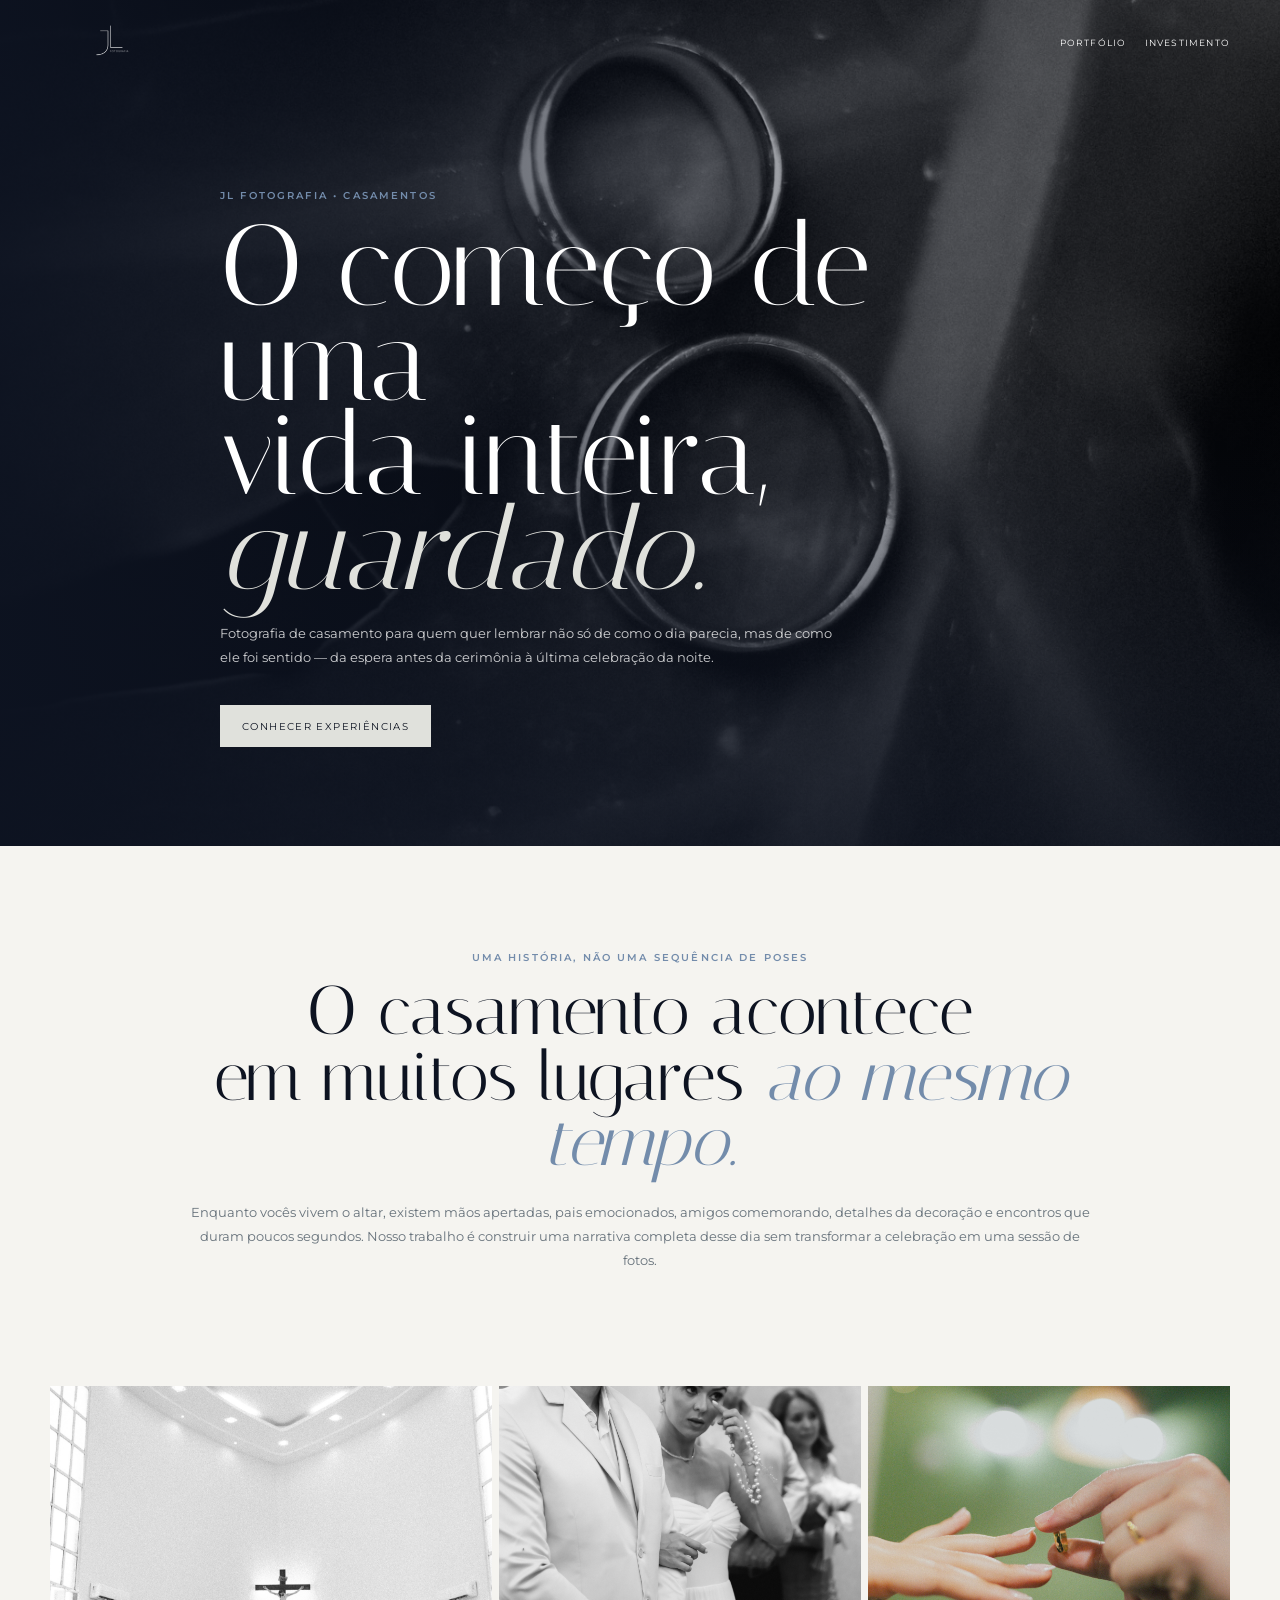
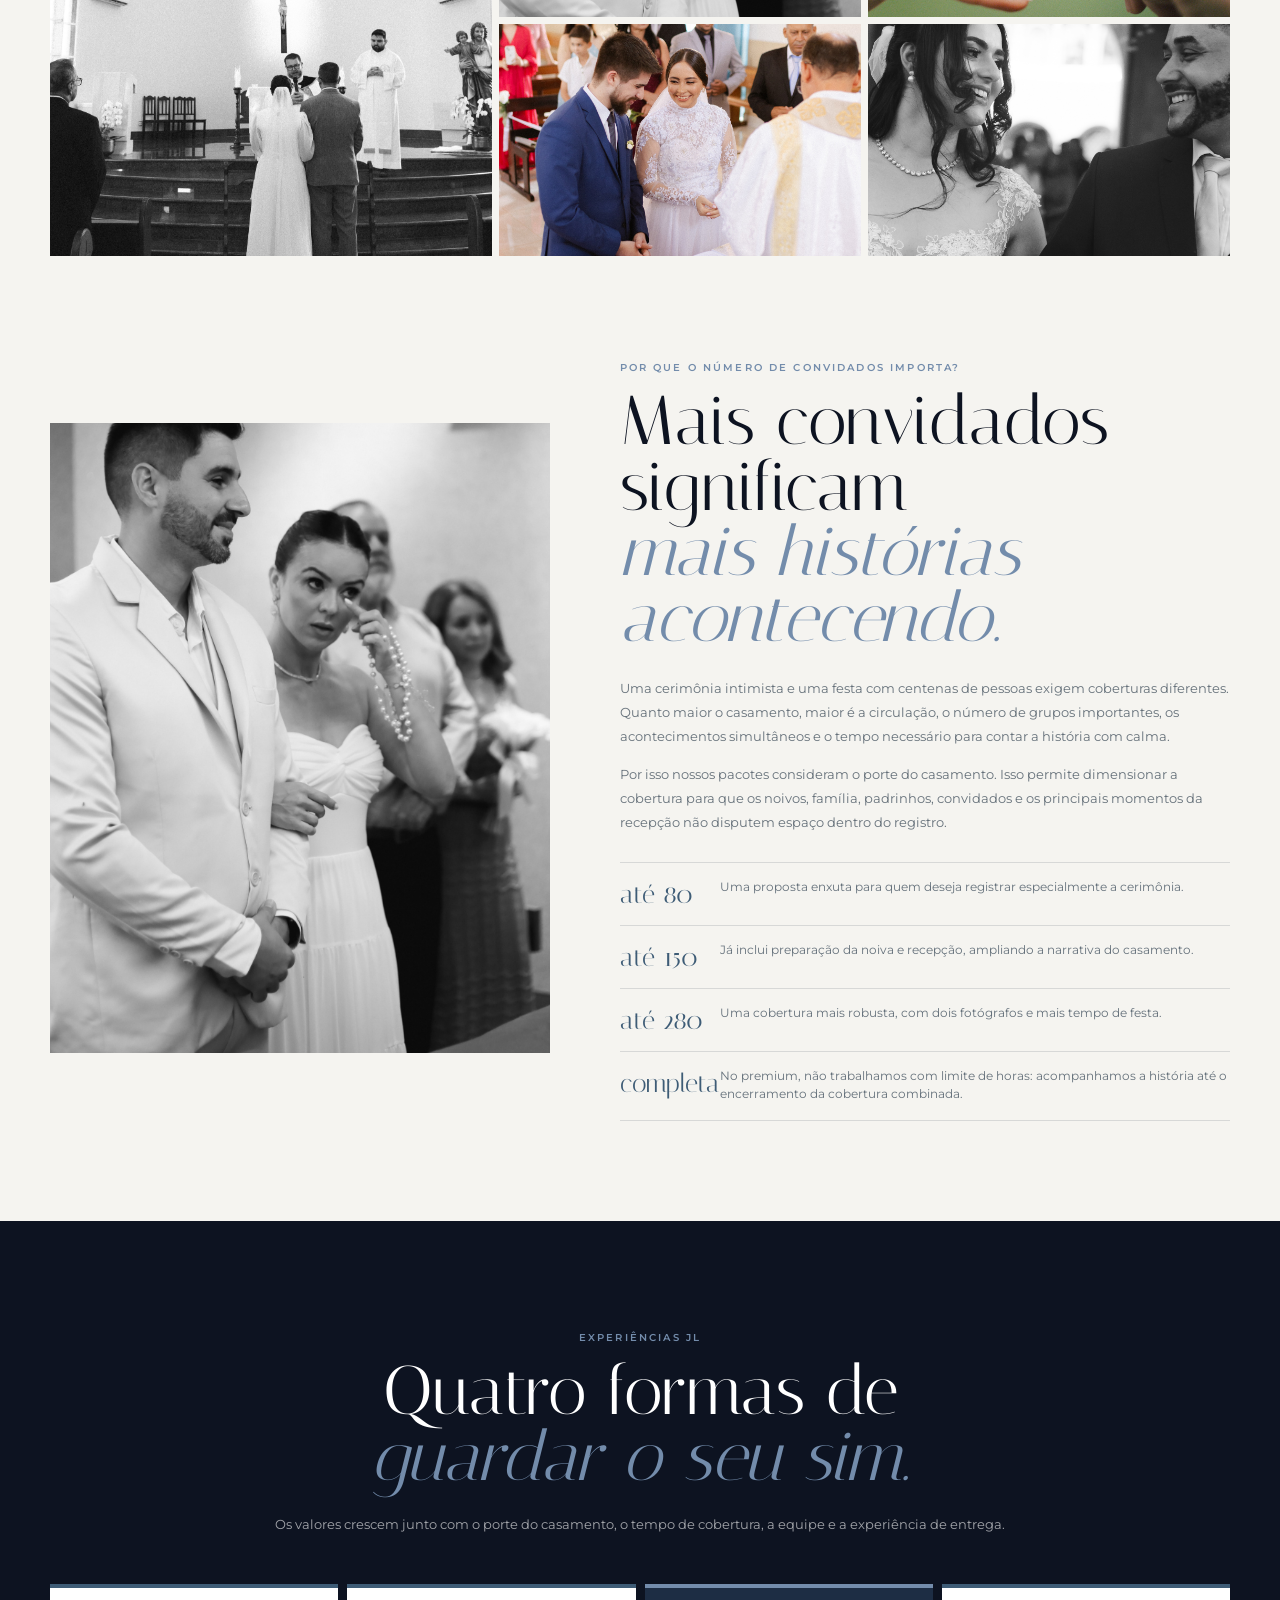
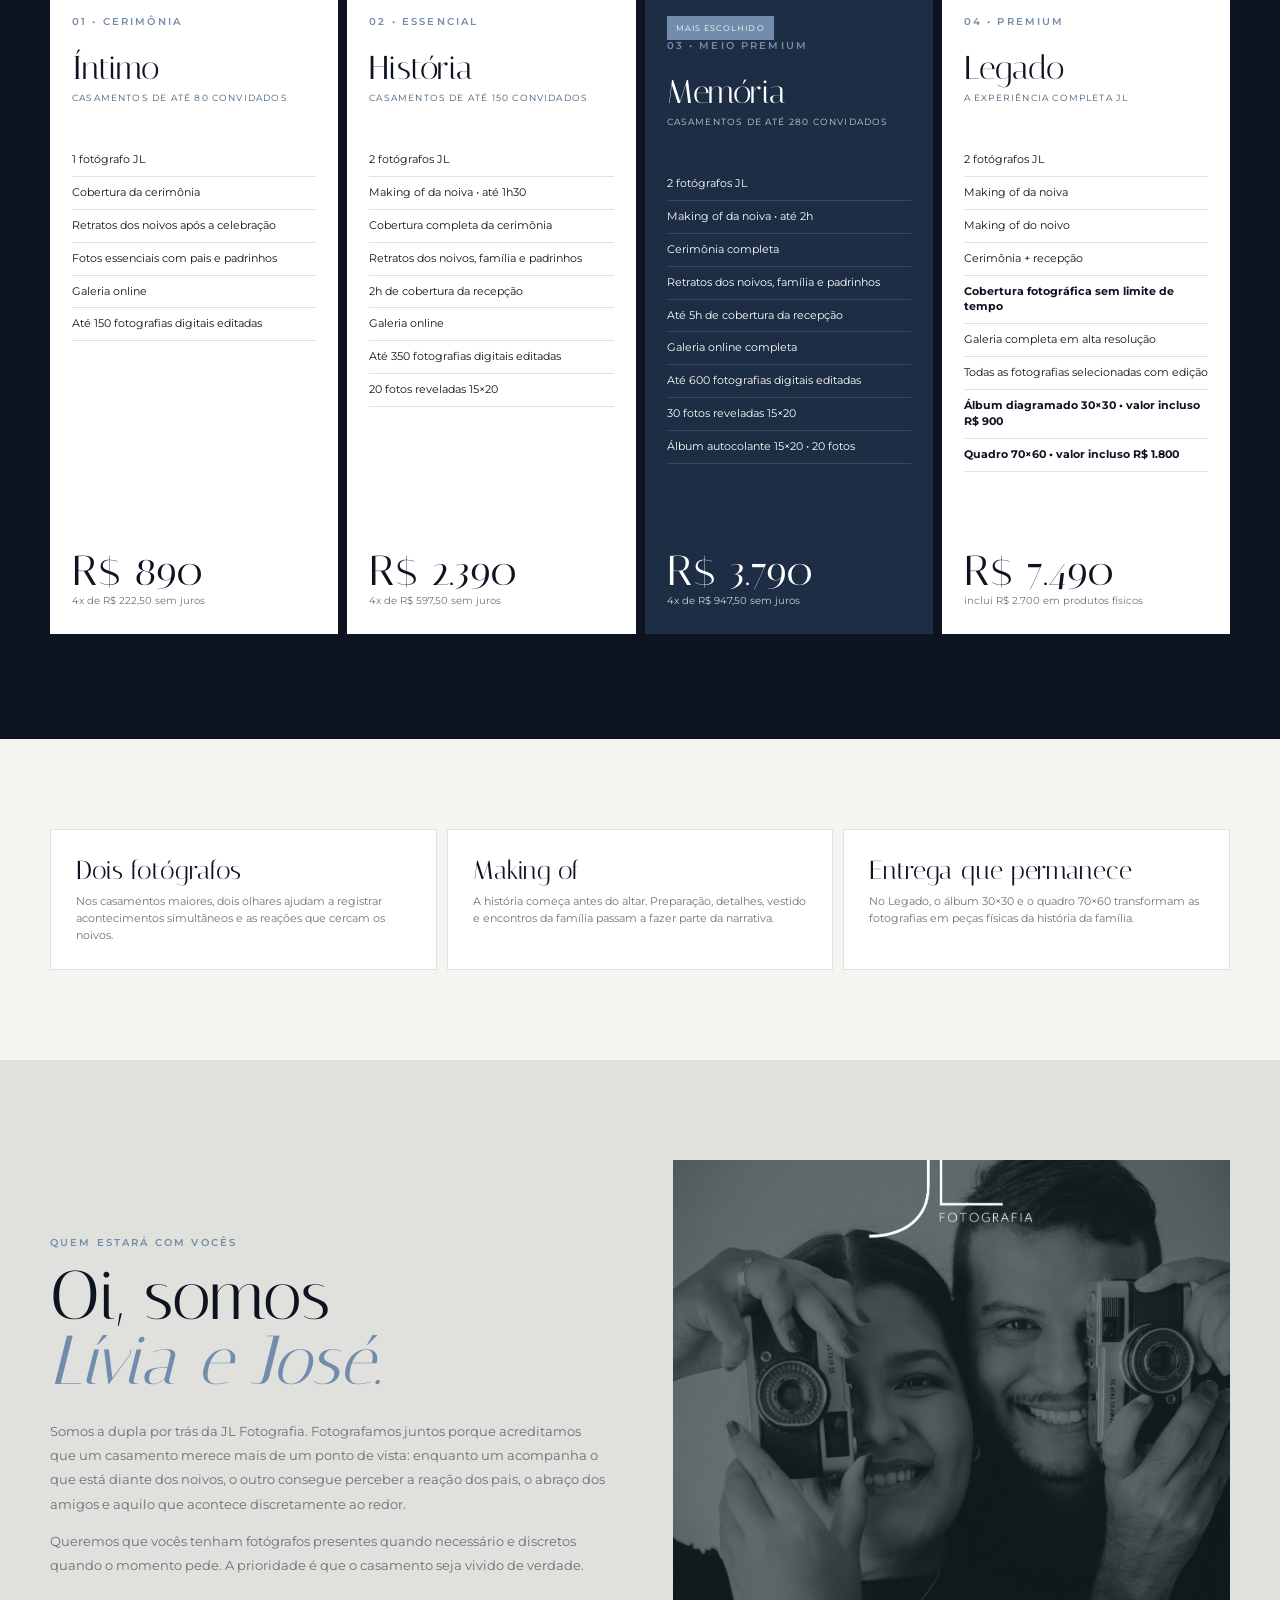
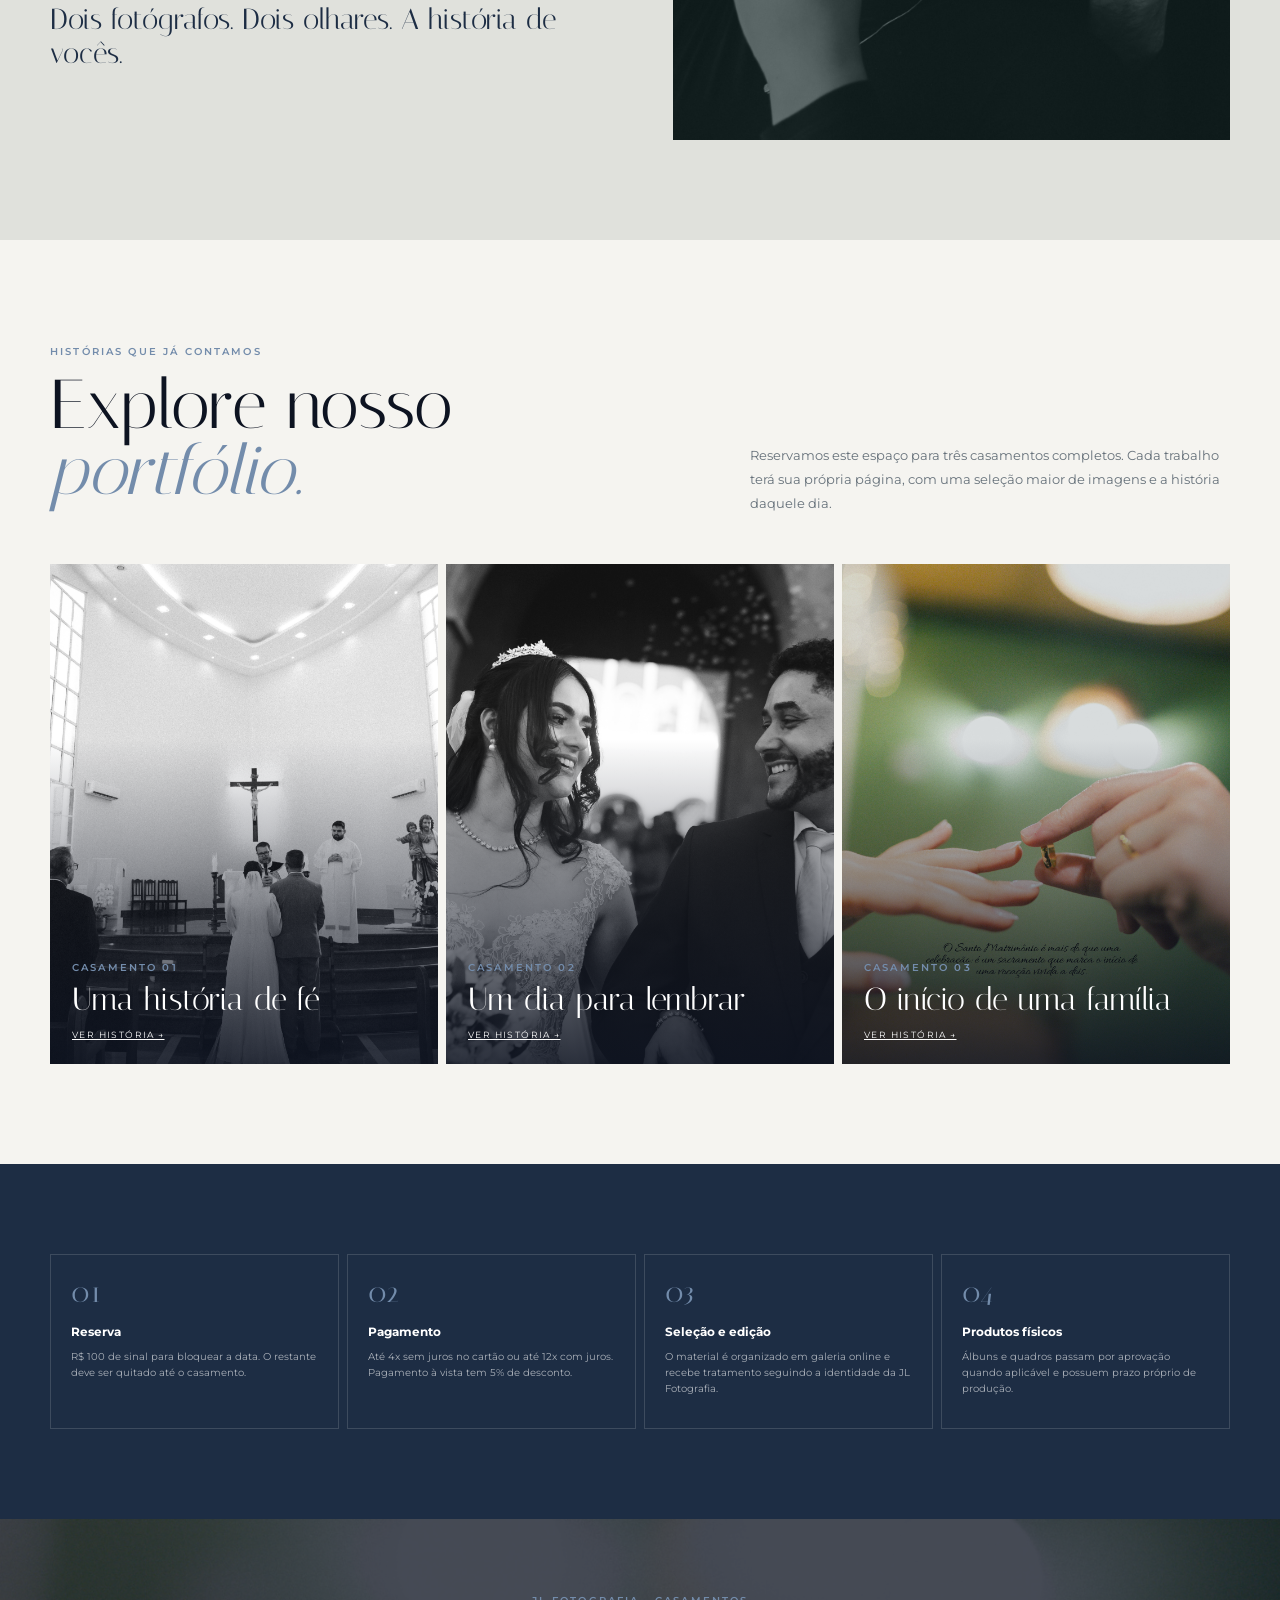
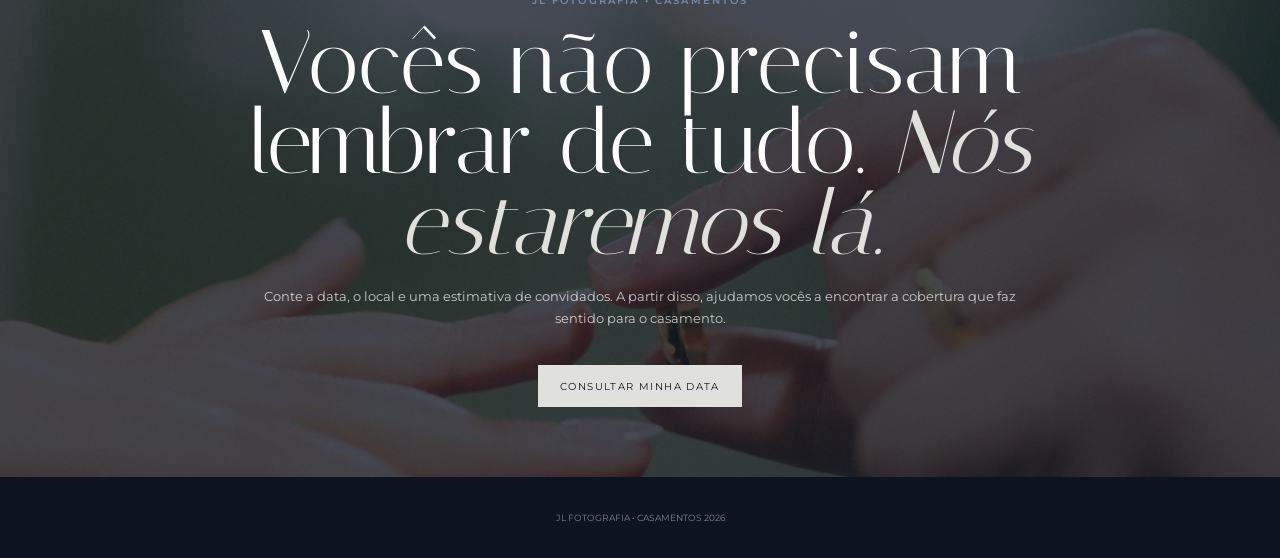
<file: casamentos/index.html>
<!doctype html><html lang="pt-BR"><head>
<meta charset="utf-8"><meta name="viewport" content="width=device-width,initial-scale=1">
<meta name="theme-color" content="#0D1321"><title>Casamentos | JL Fotografia</title>
<link rel="preconnect" href="https://fonts.googleapis.com"><link rel="preconnect" href="https://fonts.gstatic.com" crossorigin>
<link href="https://fonts.googleapis.com/css2?family=Italiana&family=Montserrat:wght@300;400;500;600&display=swap" rel="stylesheet">
<style>
:root{--ink:#0D1321;--ox:#1D2D44;--blue:#3E5C76;--lake:#738CAB;--paper:#F5F4F0;--white:#fff;--line:rgba(29,45,68,.14)}
*{box-sizing:border-box}html{scroll-behavior:smooth}body{margin:0;background:var(--paper);color:var(--ink);font-family:Montserrat,sans-serif}.wrap{width:min(1180px,calc(100% - 34px));margin:auto}img{width:100%;display:block}h1,h2,h3,.price,.serif{font-family:Italiana,serif;font-weight:400}.ey{font-size:.61rem;letter-spacing:.22em;text-transform:uppercase;color:var(--lake);font-weight:600}
nav{position:absolute;z-index:9;left:0;right:0;padding:20px 0}.nav{display:flex;align-items:center;justify-content:space-between}.logo{width:125px}.navlinks{display:flex;gap:18px}.nav a{color:#fff;text-decoration:none;text-transform:uppercase;letter-spacing:.13em;font-size:.58rem}
.hero{min-height:94vh;position:relative;color:#fff;display:flex;align-items:flex-end;background:url('assets/hero.jpg') center/cover}.hero:after{content:"";position:absolute;inset:0;background:linear-gradient(90deg,rgba(13,19,33,.94),rgba(13,19,33,.42) 58%,rgba(13,19,33,.15)),linear-gradient(0deg,rgba(13,19,33,.65),transparent 58%)}.heroIn{position:relative;z-index:2;padding:155px 0 70px;max-width:840px}.hero h1{font-size:clamp(4.2rem,9vw,8.6rem);line-height:.82;margin:16px 0 25px}.hero h1 em{font-style:italic;color:#E0E1DC}.hero p{max-width:620px;line-height:1.75;color:rgba(255,255,255,.8);font-size:.84rem}.btn{display:inline-block;margin-top:22px;padding:15px 22px;background:#E0E1DC;color:var(--ink);text-decoration:none;text-transform:uppercase;letter-spacing:.14em;font-size:.62rem}
.intro{padding:100px 0;text-align:center;max-width:900px}.intro h2,.guest h2,.packages h2,.about h2,.works h2{font-size:clamp(3rem,5.4vw,5.5rem);line-height:.95;margin:13px 0 25px}.intro h2 em,.guest h2 em,.packages h2 em,.about h2 em,.works h2 em{font-style:italic;color:var(--lake)}.intro p,.guest p,.about p,.works p{color:#66717a;line-height:1.8;font-size:.84rem}
.editorial{display:grid;grid-template-columns:1.1fr .9fr .9fr;gap:7px}.editorial>img{height:470px;object-fit:cover}.stack{display:grid;gap:7px}.stack img{height:231.5px;object-fit:cover}
.guest{padding:100px 0;display:grid;grid-template-columns:.9fr 1.1fr;gap:70px;align-items:center}.guest img{height:630px;object-fit:cover}.guestbox{margin-top:28px;border-top:1px solid var(--line)}.row{display:grid;grid-template-columns:100px 1fr;padding:16px 0;border-bottom:1px solid var(--line)}.row b{font-family:Italiana,serif;font-size:1.6rem;font-weight:400;color:var(--blue)}.row span{font-size:.72rem;line-height:1.55;color:#65717b}
.packages{background:var(--ink);color:#fff;padding:105px 0}.phead{text-align:center;max-width:850px;margin:0 auto 48px}.phead p{color:rgba(255,255,255,.62);font-size:.8rem;line-height:1.7}.cards{display:grid;grid-template-columns:repeat(4,1fr);gap:9px;align-items:stretch}.card{background:#fff;color:var(--ink);padding:28px 22px;display:flex;flex-direction:column;min-height:650px;border-top:4px solid var(--blue)}.card.feature{background:var(--ox);color:#fff;border-color:var(--lake)}.card h3{font-size:2.05rem;margin:22px 0 5px}.sub{font-size:.57rem;letter-spacing:.13em;text-transform:uppercase;color:var(--blue);min-height:30px}.feature .sub{color:#c2cfda}.card ul{list-style:none;padding:0;margin:22px 0;flex:1}.card li{font-size:.7rem;line-height:1.42;padding:8px 0;border-bottom:1px solid var(--line)}.feature li{border-color:rgba(255,255,255,.12)}.price{font-size:2.6rem}.install{font-size:.61rem;color:#69747e}.feature .install{color:#c8d0d7}.tag{align-self:flex-start;background:var(--lake);color:white;padding:7px 9px;text-transform:uppercase;letter-spacing:.13em;font-size:.52rem}
.value{padding:90px 0}.valuegrid{display:grid;grid-template-columns:repeat(3,1fr);gap:10px}.v{background:white;border:1px solid var(--line);padding:25px}.v strong{font-family:Italiana,serif;font-size:1.6rem;font-weight:400;display:block;margin-bottom:8px}.v p{font-size:.69rem;line-height:1.55;color:#69747e;margin:0}
.about{background:#E0E1DC;padding:100px 0}.aboutgrid{display:grid;grid-template-columns:1fr 1fr;gap:65px;align-items:center}.about img{height:580px;object-fit:cover}.sig{font-family:Italiana,serif;font-size:1.8rem;color:var(--ox);margin-top:24px}
.works{padding:100px 0}.workshead{display:flex;justify-content:space-between;align-items:end;gap:30px;margin-bottom:35px}.workshead p{max-width:480px}.workgrid{display:grid;grid-template-columns:repeat(3,1fr);gap:8px}.work{position:relative;height:500px;overflow:hidden;color:white}.work img{height:100%;object-fit:cover;transition:.5s}.work:after{content:"";position:absolute;inset:0;background:linear-gradient(0deg,rgba(13,19,33,.85),transparent 65%)}.worktxt{position:absolute;z-index:2;left:22px;right:22px;bottom:22px}.work h3{font-size:2rem;margin:5px 0}.work a{color:white;font-size:.58rem;text-transform:uppercase;letter-spacing:.15em}.work:hover img{transform:scale(1.03)}
.conditions{background:var(--ox);color:white;padding:90px 0}.condgrid{display:grid;grid-template-columns:repeat(4,1fr);gap:8px}.cond{border:1px solid rgba(255,255,255,.14);padding:20px}.cond b{font-family:Italiana,serif;color:var(--lake);font-size:1.8rem;font-weight:400}.cond strong{display:block;margin:16px 0 7px;font-size:.72rem}.cond p{font-size:.65rem;line-height:1.55;color:rgba(255,255,255,.62)}
.final{min-height:62vh;background:url('assets/aliancas.jpg') center/cover;position:relative;display:flex;align-items:center;text-align:center;color:#fff}.final:after{content:"";position:absolute;inset:0;background:rgba(13,19,33,.72)}.finalin{position:relative;z-index:2;max-width:800px}.final h2{font-size:clamp(3.5rem,7vw,6.8rem);line-height:.9;margin:15px 0 22px}.final h2 em{font-style:italic;color:#E0E1DC}.final p{font-size:.8rem;line-height:1.7;color:rgba(255,255,255,.74)}footer{background:var(--ink);color:rgba(255,255,255,.48);text-align:center;padding:35px;font-size:.58rem}
@media(max-width:850px){.cards{grid-template-columns:1fr 1fr}.card{min-height:580px}}
@media(max-width:700px){.wrap{width:calc(100% - 26px)}.logo{width:98px}.navlinks a:first-child{display:none}.hero{min-height:80vh}.heroIn{padding:135px 0 48px}.hero h1{font-size:3.85rem}.hero p{font-size:.75rem}.intro{padding:65px 0}.intro h2,.guest h2,.packages h2,.about h2,.works h2{font-size:2.85rem}.editorial{grid-template-columns:1.3fr .7fr;gap:5px}.editorial>img{height:320px}.editorial .stack:last-child{display:none}.stack{gap:5px}.stack img{height:157.5px}.guest,.aboutgrid{grid-template-columns:1fr;gap:28px;padding-top:65px;padding-bottom:65px}.guest img,.about img{height:420px}.row{grid-template-columns:78px 1fr}.packages{padding:70px 0}.cards{grid-template-columns:1fr}.card{min-height:auto}.valuegrid{grid-template-columns:1fr}.works{padding:65px 0}.workshead{display:block}.workgrid{grid-template-columns:repeat(3,1fr);gap:5px}.work{height:270px}.worktxt{left:10px;right:10px;bottom:12px}.work h3{font-size:1.15rem}.work a{font-size:.48rem}.condgrid{grid-template-columns:1fr 1fr}}
</style></head><body>
<nav><div class="wrap nav"><img class="logo" src="assets/logo-branca.png"><div class="navlinks"><a href="#portfolio">Portfólio</a><a href="#pacotes">Investimento</a></div></div></nav>
<header class="hero"><div class="wrap heroIn"><span class="ey">JL Fotografia • Casamentos</span><h1>O começo de uma<br>vida inteira, <em>guardado.</em></h1><p>Fotografia de casamento para quem quer lembrar não só de como o dia parecia, mas de como ele foi sentido — da espera antes da cerimônia à última celebração da noite.</p><a class="btn" href="#pacotes">Conhecer experiências</a></div></header>

<section class="intro wrap"><span class="ey">Uma história, não uma sequência de poses</span><h2>O casamento acontece<br>em muitos lugares <em>ao mesmo tempo.</em></h2><p>Enquanto vocês vivem o altar, existem mãos apertadas, pais emocionados, amigos comemorando, detalhes da decoração e encontros que duram poucos segundos. Nosso trabalho é construir uma narrativa completa desse dia sem transformar a celebração em uma sessão de fotos.</p></section>

<section class="editorial wrap"><img src="assets/cerimonia.jpg"><div class="stack"><img src="assets/emocao.jpg"><img src="assets/altar.jpg"></div><div class="stack"><img src="assets/aliancas.jpg"><img src="assets/casal.jpg"></div></section>

<section class="guest wrap"><img src="assets/emocao.jpg"><div><span class="ey">Por que o número de convidados importa?</span><h2>Mais convidados significam<br><em>mais histórias acontecendo.</em></h2><p>Uma cerimônia intimista e uma festa com centenas de pessoas exigem coberturas diferentes. Quanto maior o casamento, maior é a circulação, o número de grupos importantes, os acontecimentos simultâneos e o tempo necessário para contar a história com calma.</p><p>Por isso nossos pacotes consideram o porte do casamento. Isso permite dimensionar a cobertura para que os noivos, família, padrinhos, convidados e os principais momentos da recepção não disputem espaço dentro do registro.</p><div class="guestbox"><div class="row"><b>até 80</b><span>Uma proposta enxuta para quem deseja registrar especialmente a cerimônia.</span></div><div class="row"><b>até 150</b><span>Já inclui preparação da noiva e recepção, ampliando a narrativa do casamento.</span></div><div class="row"><b>até 280</b><span>Uma cobertura mais robusta, com dois fotógrafos e mais tempo de festa.</span></div><div class="row"><b>completa</b><span>No premium, não trabalhamos com limite de horas: acompanhamos a história até o encerramento da cobertura combinada.</span></div></div></div></section>

<section class="packages" id="pacotes"><div class="wrap"><div class="phead"><span class="ey">Experiências JL</span><h2>Quatro formas de<br><em>guardar o seu sim.</em></h2><p>Os valores crescem junto com o porte do casamento, o tempo de cobertura, a equipe e a experiência de entrega.</p></div><div class="cards">
<article class="card"><span class="ey">01 • Cerimônia</span><h3>Íntimo</h3><span class="sub">Casamentos de até 80 convidados</span><ul><li>1 fotógrafo JL</li><li>Cobertura da cerimônia</li><li>Retratos dos noivos após a celebração</li><li>Fotos essenciais com pais e padrinhos</li><li>Galeria online</li><li>Até 150 fotografias digitais editadas</li></ul><div class="price">R$ 890</div><span class="install">4x de R$ 222,50 sem juros</span></article>
<article class="card"><span class="ey">02 • Essencial</span><h3>História</h3><span class="sub">Casamentos de até 150 convidados</span><ul><li>2 fotógrafos JL</li><li>Making of da noiva • até 1h30</li><li>Cobertura completa da cerimônia</li><li>Retratos dos noivos, família e padrinhos</li><li>2h de cobertura da recepção</li><li>Galeria online</li><li>Até 350 fotografias digitais editadas</li><li>20 fotos reveladas 15×20</li></ul><div class="price">R$ 2.390</div><span class="install">4x de R$ 597,50 sem juros</span></article>
<article class="card feature"><span class="tag">Mais escolhido</span><span class="ey">03 • Meio Premium</span><h3>Memória</h3><span class="sub">Casamentos de até 280 convidados</span><ul><li>2 fotógrafos JL</li><li>Making of da noiva • até 2h</li><li>Cerimônia completa</li><li>Retratos dos noivos, família e padrinhos</li><li>Até 5h de cobertura da recepção</li><li>Galeria online completa</li><li>Até 600 fotografias digitais editadas</li><li>30 fotos reveladas 15×20</li><li>Álbum autocolante 15×20 • 20 fotos</li></ul><div class="price">R$ 3.790</div><span class="install">4x de R$ 947,50 sem juros</span></article>
<article class="card"><span class="ey">04 • Premium</span><h3>Legado</h3><span class="sub">A experiência completa JL</span><ul><li>2 fotógrafos JL</li><li>Making of da noiva</li><li>Making of do noivo</li><li>Cerimônia + recepção</li><li><strong>Cobertura fotográfica sem limite de tempo</strong></li><li>Galeria completa em alta resolução</li><li>Todas as fotografias selecionadas com edição</li><li><strong>Álbum diagramado 30×30 • valor incluso R$ 900</strong></li><li><strong>Quadro 70×60 • valor incluso R$ 1.800</strong></li></ul><div class="price">R$ 7.490</div><span class="install">inclui R$ 2.700 em produtos físicos</span></article>
</div></div></section>

<section class="value"><div class="wrap valuegrid"><div class="v"><strong>Dois fotógrafos</strong><p>Nos casamentos maiores, dois olhares ajudam a registrar acontecimentos simultâneos e as reações que cercam os noivos.</p></div><div class="v"><strong>Making of</strong><p>A história começa antes do altar. Preparação, detalhes, vestido e encontros da família passam a fazer parte da narrativa.</p></div><div class="v"><strong>Entrega que permanece</strong><p>No Legado, o álbum 30×30 e o quadro 70×60 transformam as fotografias em peças físicas da história da família.</p></div></div></section>

<section class="about"><div class="wrap aboutgrid"><div><span class="ey">Quem estará com vocês</span><h2>Oi, somos<br><em>Lívia e José.</em></h2><p>Somos a dupla por trás da JL Fotografia. Fotografamos juntos porque acreditamos que um casamento merece mais de um ponto de vista: enquanto um acompanha o que está diante dos noivos, o outro consegue perceber a reação dos pais, o abraço dos amigos e aquilo que acontece discretamente ao redor.</p><p>Queremos que vocês tenham fotógrafos presentes quando necessário e discretos quando o momento pede. A prioridade é que o casamento seja vivido de verdade.</p><div class="sig">Dois fotógrafos. Dois olhares. A história de vocês.</div></div><img src="assets/fotografos.jpg"></div></section>

<section class="works wrap" id="portfolio"><div class="workshead"><div><span class="ey">Histórias que já contamos</span><h2>Explore nosso<br><em>portfólio.</em></h2></div><p>Reservamos este espaço para três casamentos completos. Cada trabalho terá sua própria página, com uma seleção maior de imagens e a história daquele dia.</p></div><div class="workgrid">
<article class="work"><img src="assets/cerimonia.jpg"><div class="worktxt"><span class="ey">Casamento 01</span><h3>Uma história de fé</h3><a href="portfolio-1.html">Ver história →</a></div></article>
<article class="work"><img src="assets/casal.jpg"><div class="worktxt"><span class="ey">Casamento 02</span><h3>Um dia para lembrar</h3><a href="portfolio-2.html">Ver história →</a></div></article>
<article class="work"><img src="assets/aliancas.jpg"><div class="worktxt"><span class="ey">Casamento 03</span><h3>O início de uma família</h3><a href="portfolio-3.html">Ver história →</a></div></article>
</div></section>

<section class="conditions"><div class="wrap condgrid"><div class="cond"><b>01</b><strong>Reserva</strong><p>R$ 100 de sinal para bloquear a data. O restante deve ser quitado até o casamento.</p></div><div class="cond"><b>02</b><strong>Pagamento</strong><p>Até 4x sem juros no cartão ou até 12x com juros. Pagamento à vista tem 5% de desconto.</p></div><div class="cond"><b>03</b><strong>Seleção e edição</strong><p>O material é organizado em galeria online e recebe tratamento seguindo a identidade da JL Fotografia.</p></div><div class="cond"><b>04</b><strong>Produtos físicos</strong><p>Álbuns e quadros passam por aprovação quando aplicável e possuem prazo próprio de produção.</p></div></div></section>

<section class="final"><div class="wrap finalin"><span class="ey">JL Fotografia • Casamentos</span><h2>Vocês não precisam<br>lembrar de tudo. <em>Nós estaremos lá.</em></h2><p>Conte a data, o local e uma estimativa de convidados. A partir disso, ajudamos vocês a encontrar a cobertura que faz sentido para o casamento.</p><a class="btn" href="https://wa.me/5534996472198?text=Olá!%20Gostaria%20de%20conversar%20sobre%20a%20cobertura%20do%20meu%20casamento.">Consultar minha data</a></div></section>
<footer>JL FOTOGRAFIA • CASAMENTOS 2026</footer></body></html>
</file>
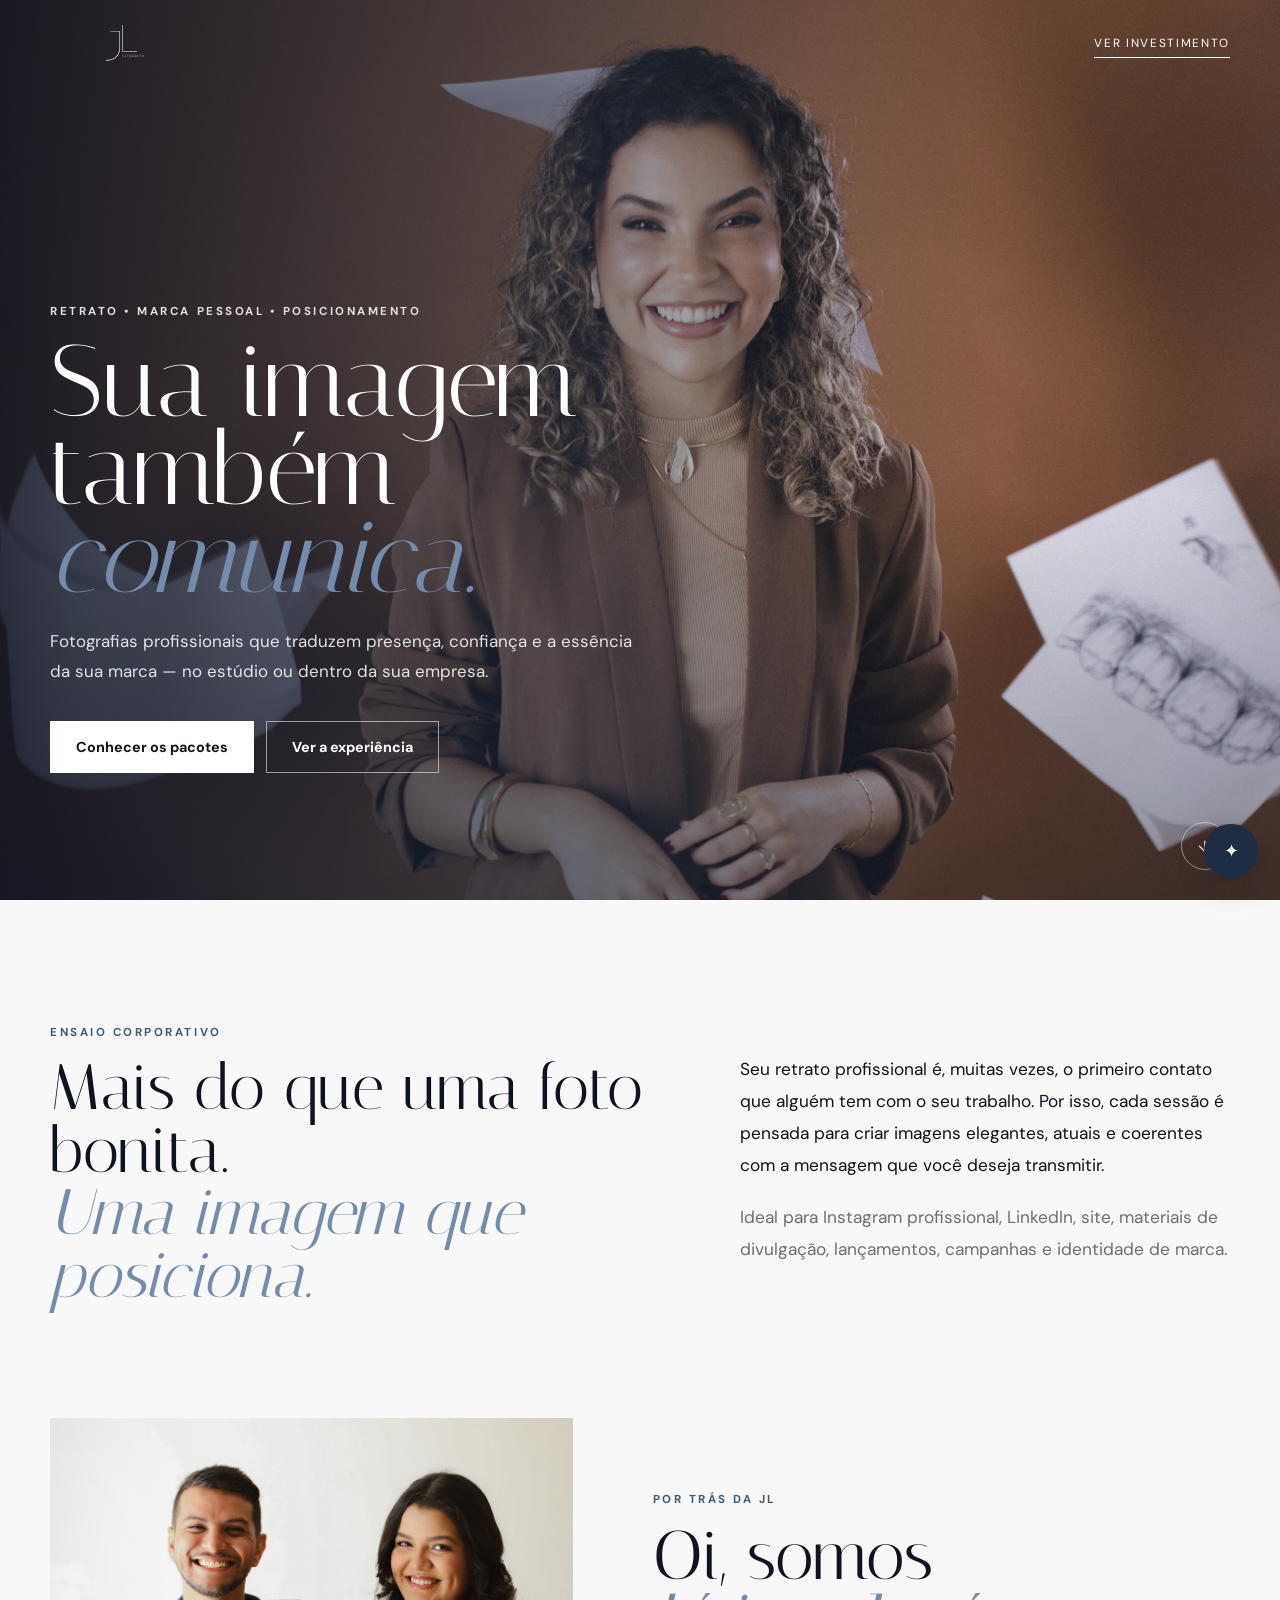
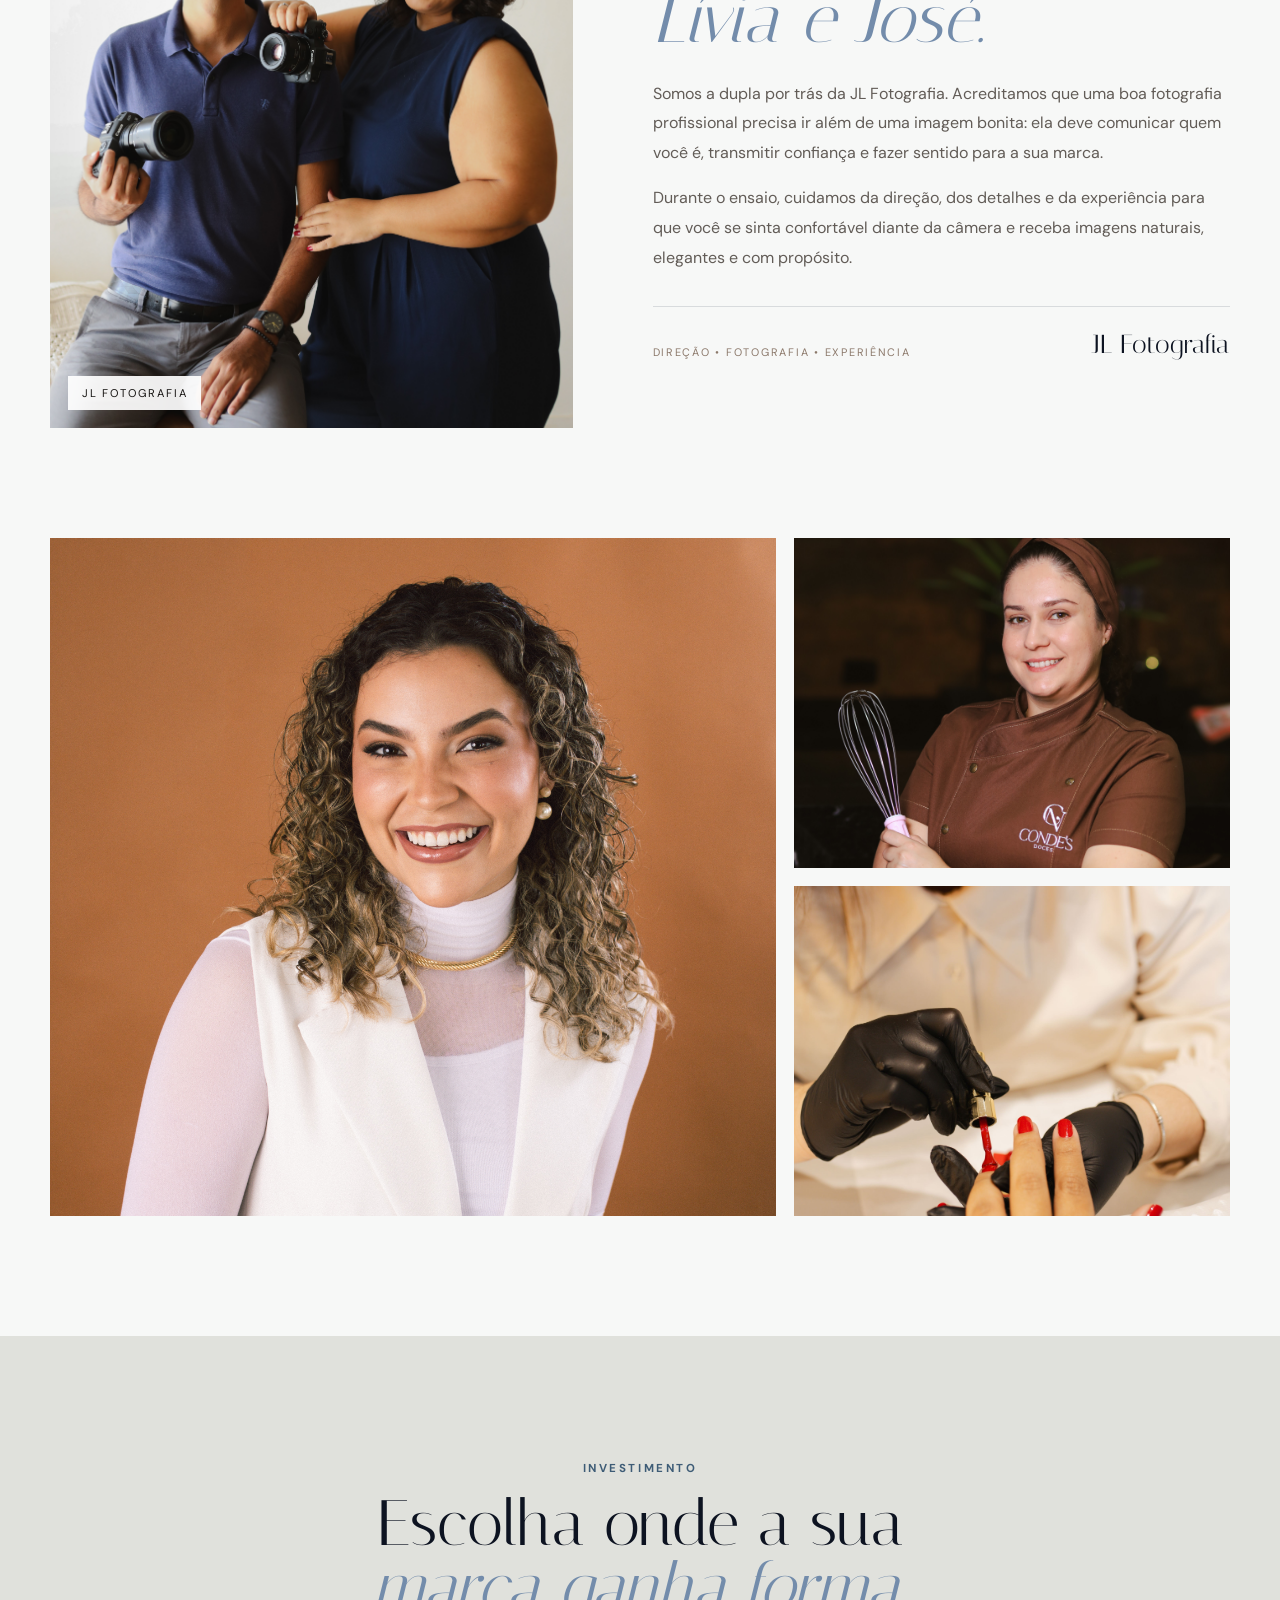
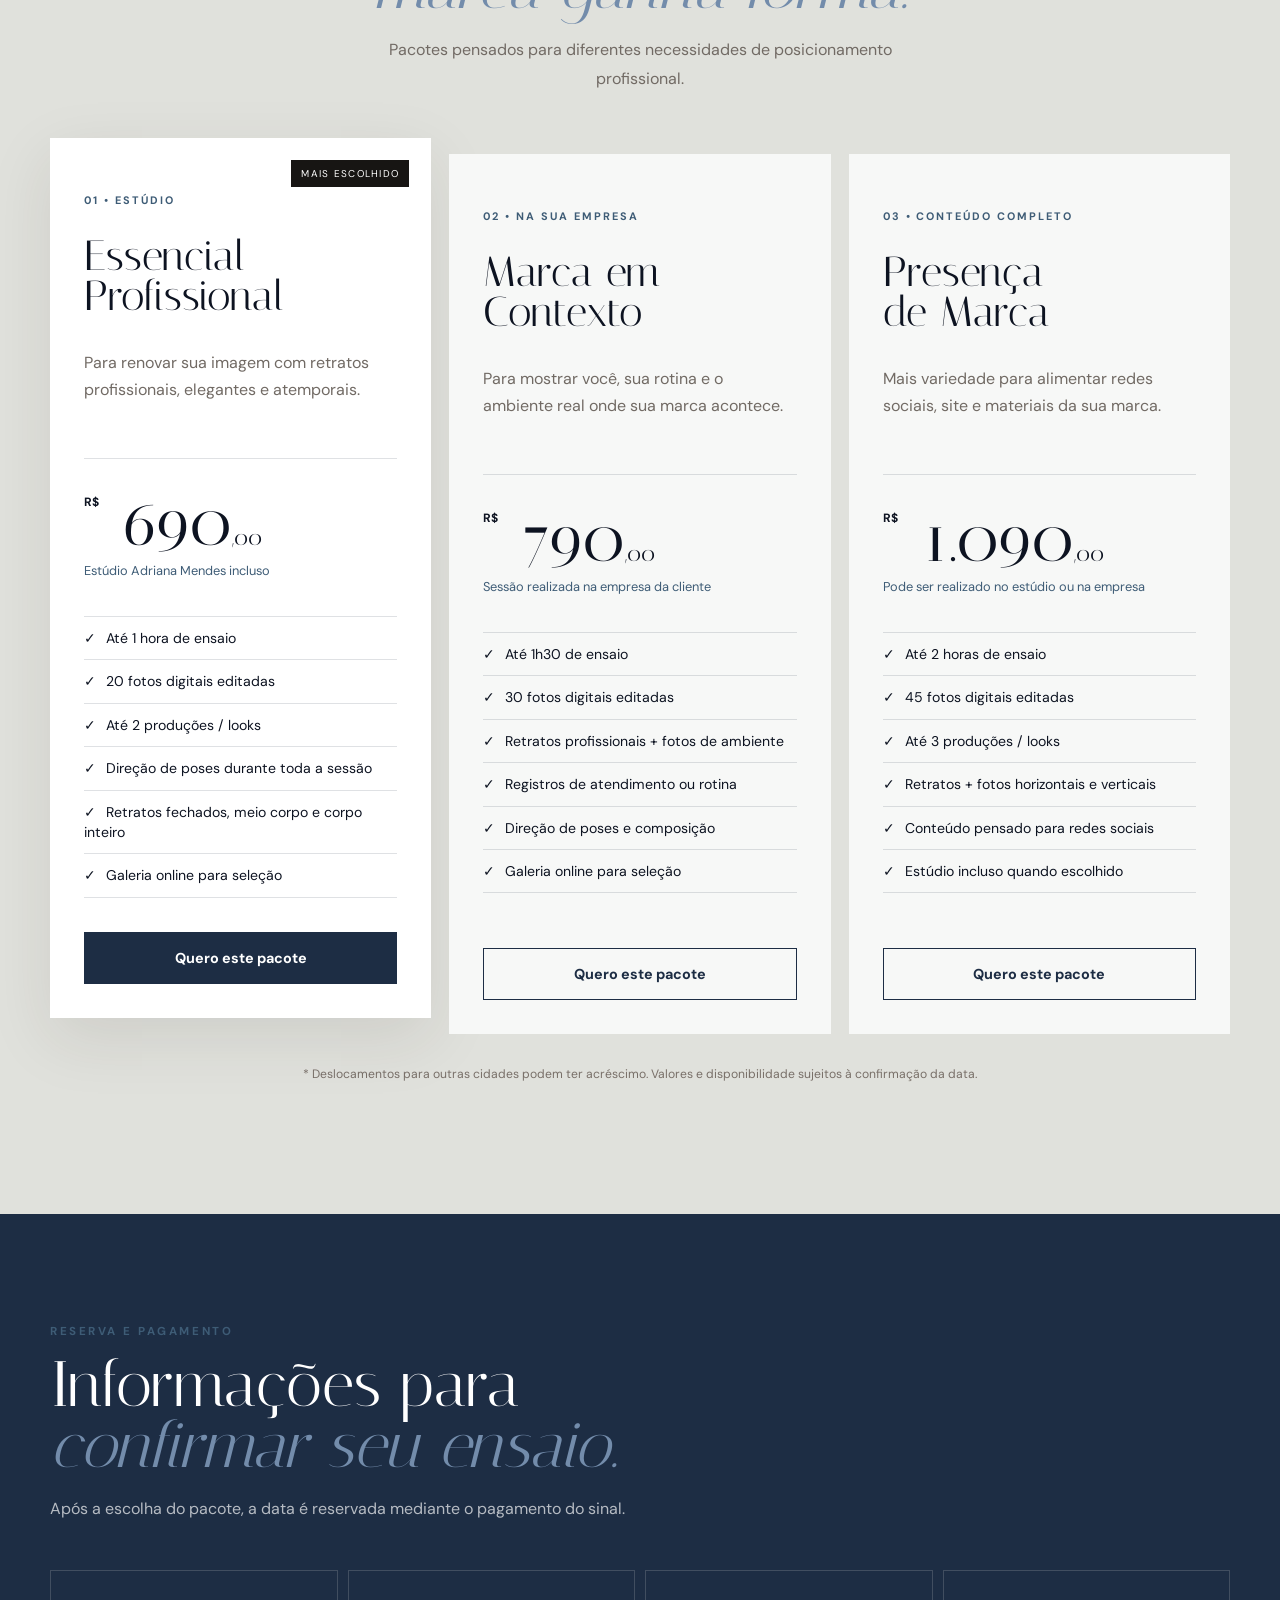
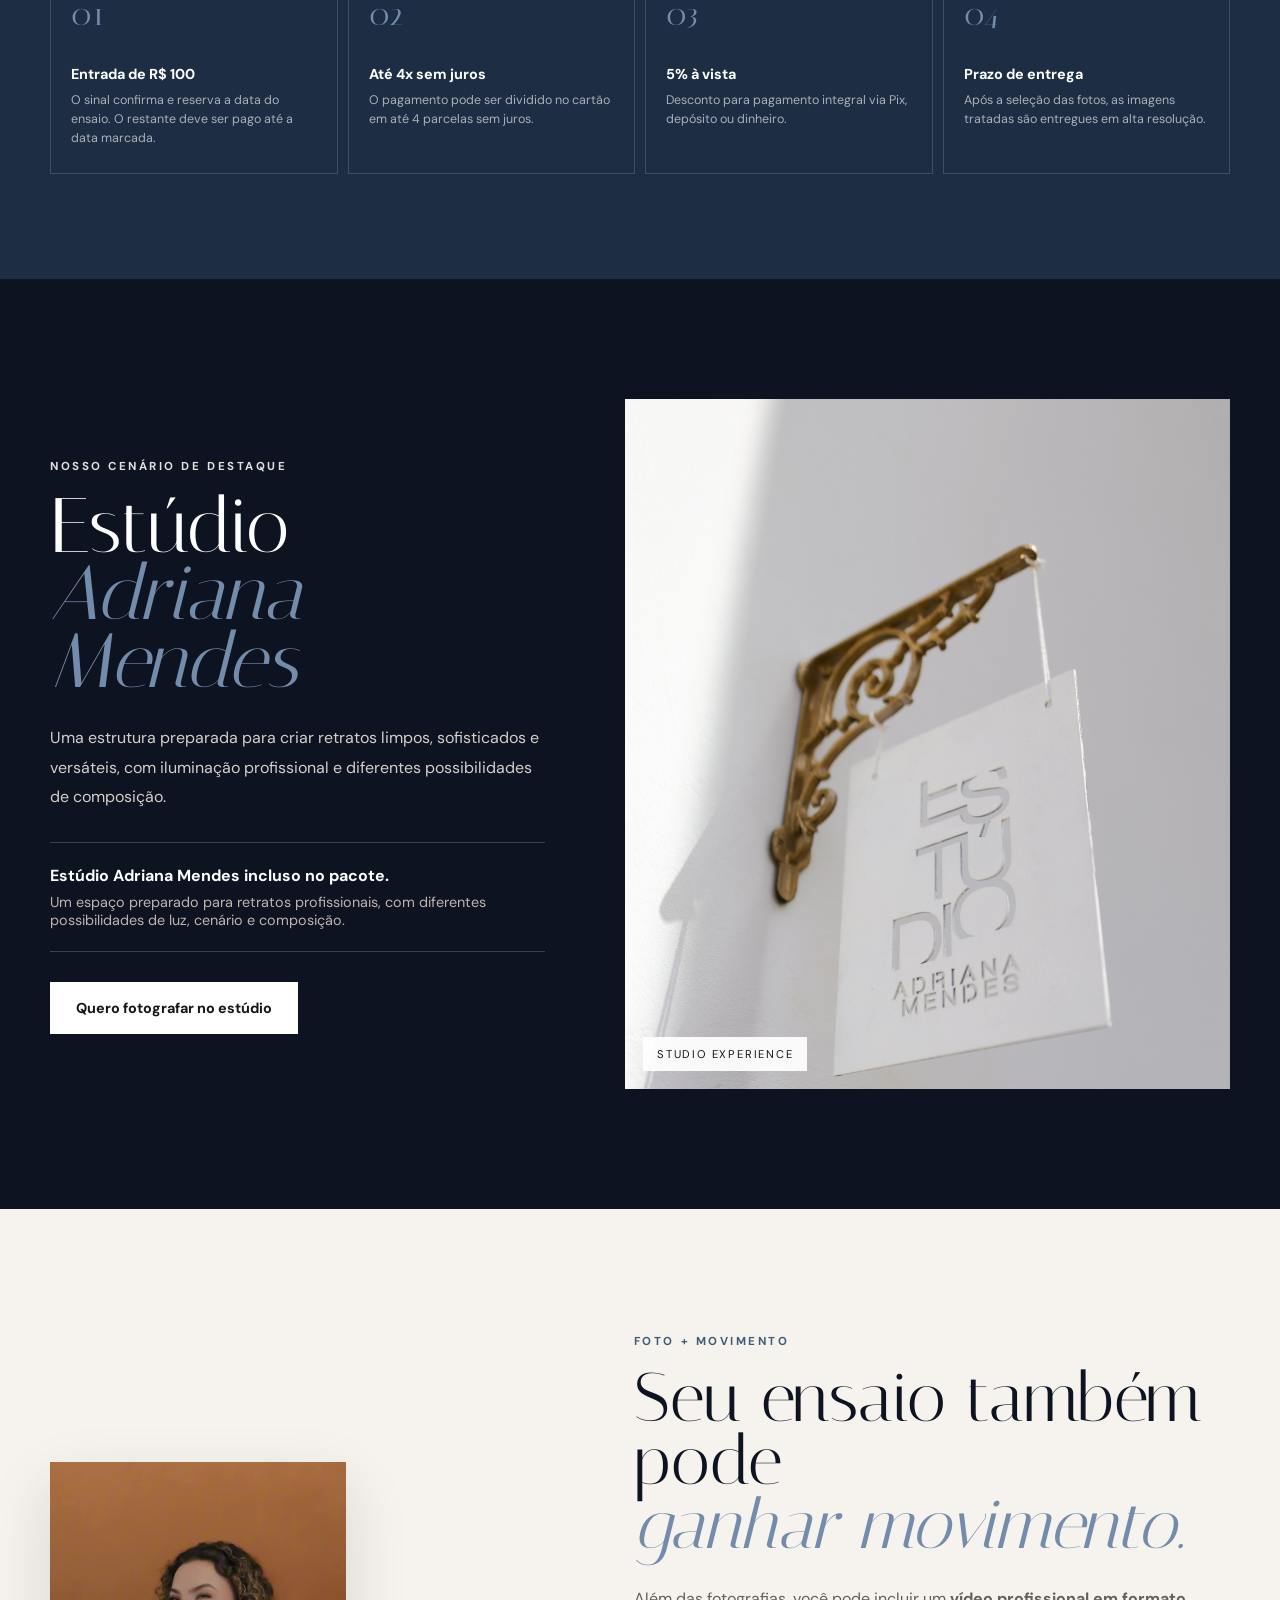
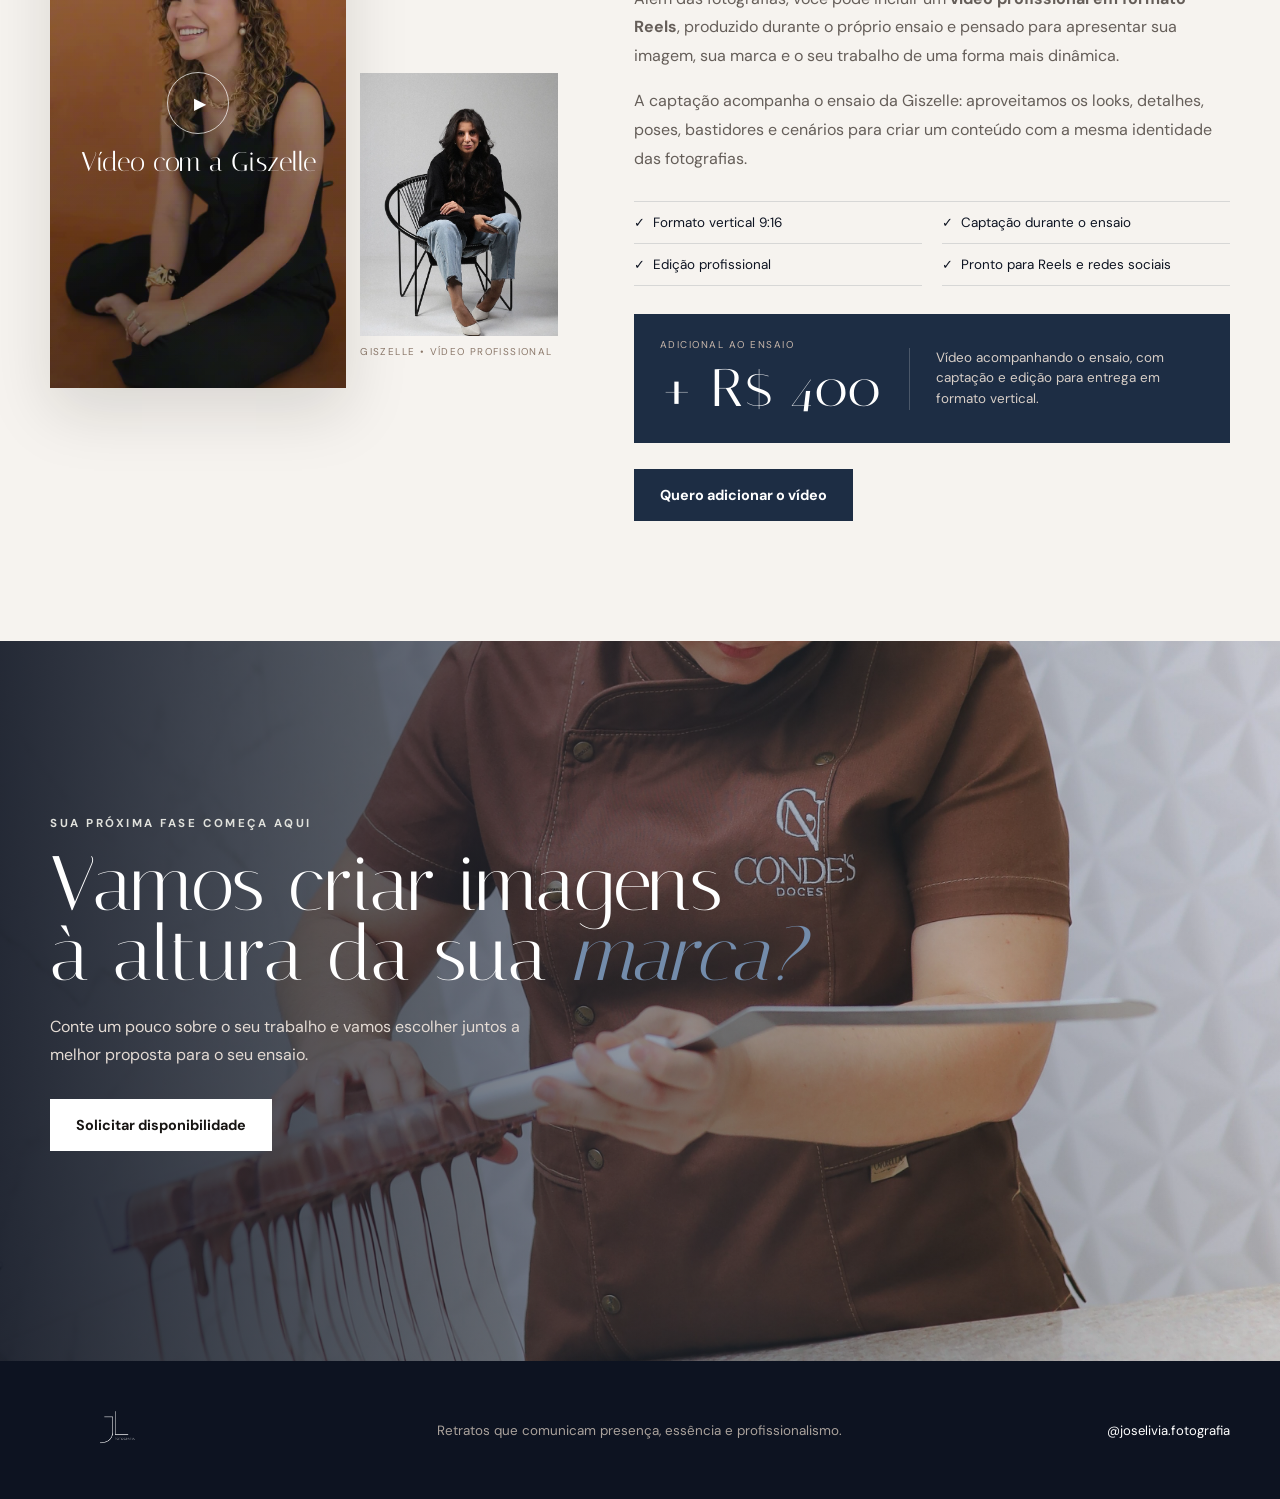
<file: corporativos/index.html>
<!doctype html>
<html lang="pt-BR">
<head>
  <meta charset="utf-8">
  <meta name="viewport" content="width=device-width, initial-scale=1">
  <meta name="theme-color" content="#0D1321">
  <title>Ensaio Corporativo | JL Fotografia</title>
  <meta name="description" content="Ensaio corporativo e profissional em estúdio ou na sua empresa. Uma experiência pensada para posicionar sua imagem com personalidade e profissionalismo.">
  <link rel="preconnect" href="https://fonts.googleapis.com">
  <link rel="preconnect" href="https://fonts.gstatic.com" crossorigin>
  <link href="https://fonts.googleapis.com/css2?family=DM+Sans:wght@400;500;600;700&family=Italiana&display=swap" rel="stylesheet">
  <link rel="stylesheet" href="style.css">
</head>
<body>
  <header class="hero" id="inicio">
    <nav class="nav shell">
      <a class="brand brand-logo" href="#inicio" aria-label="JL Fotografia"><img src="assets/logo-branca.png" alt="JL Fotografia"></a>
      <a class="nav-cta" href="#pacotes">Ver investimento</a>
    </nav>

    <div class="hero-media">
      <img src="assets/IMG_4777.JPG.jpeg" alt="Ensaio profissional em estúdio">
    </div>

    <div class="hero-overlay"></div>

    <div class="hero-content shell">
      <span class="eyebrow light">Retrato • Marca Pessoal • Posicionamento</span>
      <h1>Sua imagem também<br><em>comunica.</em></h1>
      <p>Fotografias profissionais que traduzem presença, confiança e a essência da sua marca — no estúdio ou dentro da sua empresa.</p>
      <div class="hero-actions">
        <a class="btn btn-light" href="#pacotes">Conhecer os pacotes</a>
        <a class="btn btn-ghost" href="#experiencia">Ver a experiência</a>
      </div>
    </div>

    <a class="scroll" href="#sobre" aria-label="Rolar para baixo">↓</a>
  </header>

  <main>
    <!-- Sobre -->
    <section class="intro shell" id="sobre">
      <div>
        <span class="eyebrow">Ensaio corporativo</span>
        <h2>Mais do que uma foto bonita.<br><em>Uma imagem que posiciona.</em></h2>
      </div>
      <div class="intro-copy">
        <p>Seu retrato profissional é, muitas vezes, o primeiro contato que alguém tem com o seu trabalho. Por isso, cada sessão é pensada para criar imagens elegantes, atuais e coerentes com a mensagem que você deseja transmitir.</p>
        <p class="muted">Ideal para Instagram profissional, LinkedIn, site, materiais de divulgação, lançamentos, campanhas e identidade de marca.</p>
      </div>
    </section>

    <!-- Fotógrafos -->
    <section class="photographers shell" id="fotografos">
      <div class="photographers-photo">
        <img src="assets/IMG_4769.JPG.jpeg" alt="Lívia e José, fotógrafos da JL Fotografia">
        <span class="photo-tag photographers-tag">JL Fotografia</span>
      </div>

      <div class="photographers-copy">
        <span class="eyebrow">Por trás da JL</span>
        <h2>Oi, somos<br><em>Lívia e José.</em></h2>
        <p>
          Somos a dupla por trás da JL Fotografia. Acreditamos que uma boa fotografia
          profissional precisa ir além de uma imagem bonita: ela deve comunicar quem você é,
          transmitir confiança e fazer sentido para a sua marca.
        </p>
        <p class="muted">
          Durante o ensaio, cuidamos da direção, dos detalhes e da experiência para que você
          se sinta confortável diante da câmera e receba imagens naturais, elegantes e com propósito.
        </p>

        <div class="photographers-signature">
          <span>Direção • Fotografia • Experiência</span>
          <strong>JL Fotografia</strong>
        </div>
      </div>
    </section>

    <!-- Galeria de referências -->
    <section class="mosaic shell" aria-label="Galeria de referências">
      <figure class="mosaic-a"><img src="assets/IMG_4775.JPG.jpeg" alt="Retrato profissional em fundo escuro"></figure>
      <figure class="mosaic-b"><img src="assets/IMG_4768.JPG.jpeg" alt="Retrato profissional sofisticado"></figure>
      <figure class="mosaic-c"><img src="assets/J&L-3251.jpg" alt="Retrato corporativo com blazer"></figure>
    </section>

    <!-- Pacotes -->
    <section class="packages" id="pacotes">
      <div class="shell">
        <div class="section-heading centered">
          <span class="eyebrow">Investimento</span>
          <h2>Escolha onde a sua<br><em>marca ganha forma.</em></h2>
          <p>Pacotes pensados para diferentes necessidades de posicionamento profissional.</p>
        </div>

        <div class="package-grid">
          <article class="package featured">
            <span class="pill">Mais escolhido</span>
            <p class="package-kicker">01 • Estúdio</p>
            <h3>Essencial<br>Profissional</h3>
            <p class="package-desc">Para renovar sua imagem com retratos profissionais, elegantes e atemporais.</p>
            <div class="price"><small>R$</small> 690<span>,00</span></div>
            <p class="price-note">Estúdio Adriana Mendes incluso</p>
            <ul>
              <li>Até 1 hora de ensaio</li>
              <li>20 fotos digitais editadas</li>
              <li>Até 2 produções / looks</li>
              <li>Direção de poses durante toda a sessão</li>
              <li>Retratos fechados, meio corpo e corpo inteiro</li>
              <li>Galeria online para seleção</li>
            </ul>
            <a class="btn btn-dark js-whats" data-package="Pacote Essencial Profissional no Estúdio - R$ 690" href="#">Quero este pacote</a>
          </article>

          <article class="package">
            <p class="package-kicker">02 • Na sua empresa</p>
            <h3>Marca em<br>Contexto</h3>
            <p class="package-desc">Para mostrar você, sua rotina e o ambiente real onde sua marca acontece.</p>
            <div class="price"><small>R$</small> 790<span>,00</span></div>
            <p class="price-note">Sessão realizada na empresa da cliente</p>
            <ul>
              <li>Até 1h30 de ensaio</li>
              <li>30 fotos digitais editadas</li>
              <li>Retratos profissionais + fotos de ambiente</li>
              <li>Registros de atendimento ou rotina</li>
              <li>Direção de poses e composição</li>
              <li>Galeria online para seleção</li>
            </ul>
            <a class="btn btn-outline js-whats" data-package="Pacote Marca em Contexto na Empresa - R$ 790" href="#">Quero este pacote</a>
          </article>

          <article class="package">
            <p class="package-kicker">03 • Conteúdo completo</p>
            <h3>Presença<br>de Marca</h3>
            <p class="package-desc">Mais variedade para alimentar redes sociais, site e materiais da sua marca.</p>
            <div class="price"><small>R$</small> 1.090<span>,00</span></div>
            <p class="price-note">Pode ser realizado no estúdio ou na empresa</p>
            <ul>
              <li>Até 2 horas de ensaio</li>
              <li>45 fotos digitais editadas</li>
              <li>Até 3 produções / looks</li>
              <li>Retratos + fotos horizontais e verticais</li>
              <li>Conteúdo pensado para redes sociais</li>
              <li>Estúdio incluso quando escolhido</li>
            </ul>
            <a class="btn btn-outline js-whats" data-package="Pacote Presença de Marca - R$ 1.090" href="#">Quero este pacote</a>
          </article>
        </div>

        <p class="package-footnote">* Deslocamentos para outras cidades podem ter acréscimo. Valores e disponibilidade sujeitos à confirmação da data.</p>
      </div>
    </section>

    <!-- Condições -->
    <section class="jl-conditions" id="condicoes">
      <div class="shell">
        <div class="jl-condition-head">
          <span class="eyebrow">Reserva e pagamento</span>
          <h2>Informações para<br><em>confirmar seu ensaio.</em></h2>
          <p>Após a escolha do pacote, a data é reservada mediante o pagamento do sinal.</p>
        </div>

        <div class="jl-condition-grid">
          <article>
            <span>01</span>
            <strong>Entrada de R$ 100</strong>
            <p>O sinal confirma e reserva a data do ensaio. O restante deve ser pago até a data marcada.</p>
          </article>
          <article>
            <span>02</span>
            <strong>Até 4x sem juros</strong>
            <p>O pagamento pode ser dividido no cartão em até 4 parcelas sem juros.</p>
          </article>
          <article>
            <span>03</span>
            <strong>5% à vista</strong>
            <p>Desconto para pagamento integral via Pix, depósito ou dinheiro.</p>
          </article>
          <article>
            <span>04</span>
            <strong>Prazo de entrega</strong>
            <p>Após a seleção das fotos, as imagens tratadas são entregues em alta resolução.</p>
          </article>
        </div>
      </div>
    </section>

    <!--Estudio Adriana Mendes-->
    <section class="studio" id="estudio">
      <div class="studio-inner shell">
        <div class="studio-copy">
          <span class="eyebrow light">Nosso cenário de destaque</span>
          <h2>Estúdio<br><em>Adriana Mendes</em></h2>
          <p>Uma estrutura preparada para criar retratos limpos, sofisticados e versáteis, com iluminação profissional e diferentes possibilidades de composição.</p>
          <div class="studio-note">
            <strong>Estúdio Adriana Mendes incluso no pacote.</strong>
            <span>Um espaço preparado para retratos profissionais, com diferentes possibilidades de luz, cenário e composição.</span>
          </div>
          <a class="btn btn-light" href="#pacotes">Quero fotografar no estúdio</a>
        </div>
        <div class="studio-photo">
          <img src="assets/IMG_4772.JPG.jpeg" alt="Referência de retrato em estúdio">
          <span class="photo-tag">Studio experience</span>
        </div>
      </div>
    </section>

    <!-- Experiência Video-->
    <section class="experience" id="experiencia">
      <div class="experience-grid shell">
        <div class="experience-media">
          <div class="reels-frame">
            <video id="gVideo" autoplay muted loop playsinline poster="assets/giszelle-foto.jpg">
              <source src="assets/Uma nova fase(MP4).mp4" type="video/mp4">
              Seu navegador não suporta vídeo.
            </video>

            <button class="sound-toggle" id="soundToggle" type="button" aria-label="Ativar ou desativar som">🔇</button>

            <div class="video-fallback" id="videoFallback">
              <span class="play">▶</span>
              <strong>Vídeo com a Giszelle</strong>
            </div>
          </div>

          <figure class="giszelle-photo">
            <img src="assets/IMG_4774.PNG" alt="Giszelle durante seu vídeo profissional">
            <figcaption>Giszelle • Vídeo profissional</figcaption>
          </figure>
        </div>

        <div class="experience-copy">
          <span class="eyebrow">Foto + movimento</span>
          <h2>Seu ensaio também pode<br><em>ganhar movimento.</em></h2>

          <p>
            Além das fotografias, você pode incluir um <strong>vídeo profissional em formato Reels</strong>,
            produzido durante o próprio ensaio e pensado para apresentar sua imagem, sua marca e o seu trabalho
            de uma forma mais dinâmica.
          </p>

          <p>
            A captação acompanha o ensaio da Giszelle: aproveitamos os looks, detalhes, poses, bastidores e
            cenários para criar um conteúdo com a mesma identidade das fotografias.
          </p>

          <div class="reels-benefits">
            <span>Formato vertical 9:16</span>
            <span>Captação durante o ensaio</span>
            <span>Edição profissional</span>
            <span>Pronto para Reels e redes sociais</span>
          </div>

          <div class="video-price-card">
            <div>
              <span class="video-price-kicker">Adicional ao ensaio</span>
              <strong class="video-price">+ R$ 400</strong>
            </div>
            <p>Vídeo acompanhando o ensaio, com captação e edição para entrega em formato vertical.</p>
          </div>

          <a class="btn btn-dark js-whats"
             data-package="Adicional de vídeo profissional em formato Reels - R$ 400"
             href="#">
             Quero adicionar o vídeo
          </a>
        </div>
      </div>
    </section>

    <!-- Processo
    <section class="process shell">
      <div class="section-heading">
        <span class="eyebrow">Como funciona</span>
        <h2>Do planejamento à<br><em>imagem final.</em></h2>
      </div>
      <div class="steps">
        <article><span>01</span><h3>Briefing</h3><p>Entendemos sua profissão, posicionamento, referências e onde as fotos serão utilizadas.</p></article>
        <article><span>02</span><h3>Planejamento</h3><p>Definimos looks, cenário, objetos e direção visual para o ensaio fazer sentido para sua marca.</p></article>
        <article><span>03</span><h3>Ensaio</h3><p>Você recebe direção durante toda a sessão para poses, expressões e movimentos naturais.</p></article>
        <article><span>04</span><h3>Entrega</h3><p>Você escolhe suas favoritas em uma galeria e recebe as imagens finais em alta qualidade.</p></article>
      </div>
    </section> -->

    <!--Final CTA-->
    <section class="final-cta">
      <img src="assets/IMG_4766.JPG.jpeg" alt="Ensaio profissional">
      <div class="final-shade"></div>
      <div class="final-content shell">
        <span class="eyebrow light">Sua próxima fase começa aqui</span>
        <h2>Vamos criar imagens<br>à altura da sua <em>marca?</em></h2>
        <p>Conte um pouco sobre o seu trabalho e vamos escolher juntos a melhor proposta para o seu ensaio.</p>
        <a class="btn btn-light js-whats" data-package="Ensaio corporativo / profissional" href="#">Solicitar disponibilidade</a>
      </div>
    </section>
  </main>

  <footer>
    <div class="shell footer-inner">
      <div class="brand footer-brand brand-logo"><img src="assets/logo-branca.png" alt="JL Fotografia"></div>
      <p>Retratos que comunicam presença, essência e profissionalismo.</p>
      <a href="https://instagram.com/joselivia.fotografia" target="_blank" rel="noopener">@joselivia.fotografia</a>
    </div>
  </footer>

  <a class="floating-whats js-whats" data-package="Ensaio corporativo / profissional" href="#" aria-label="Chamar no WhatsApp">✦</a>

  <script src="config.js"></script>
  <script src="app.js"></script>
</body>
</html>
</file>
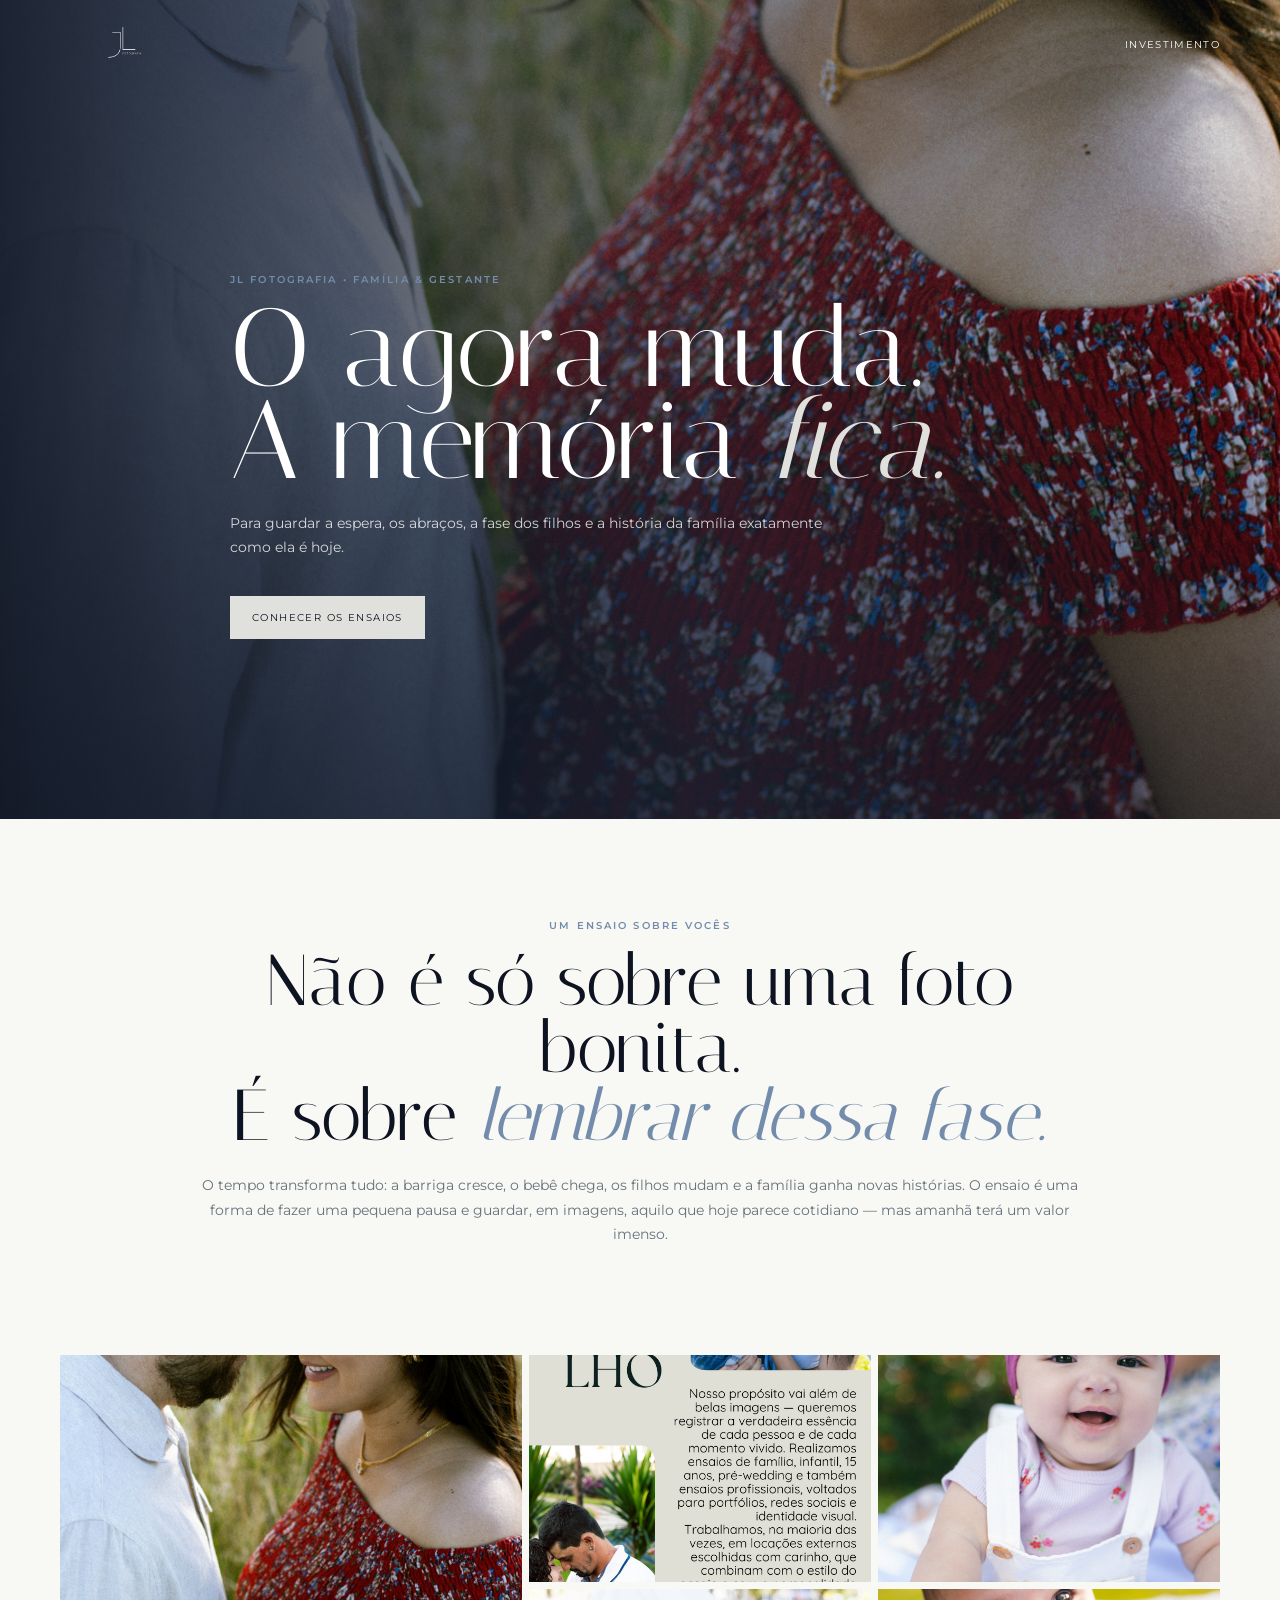
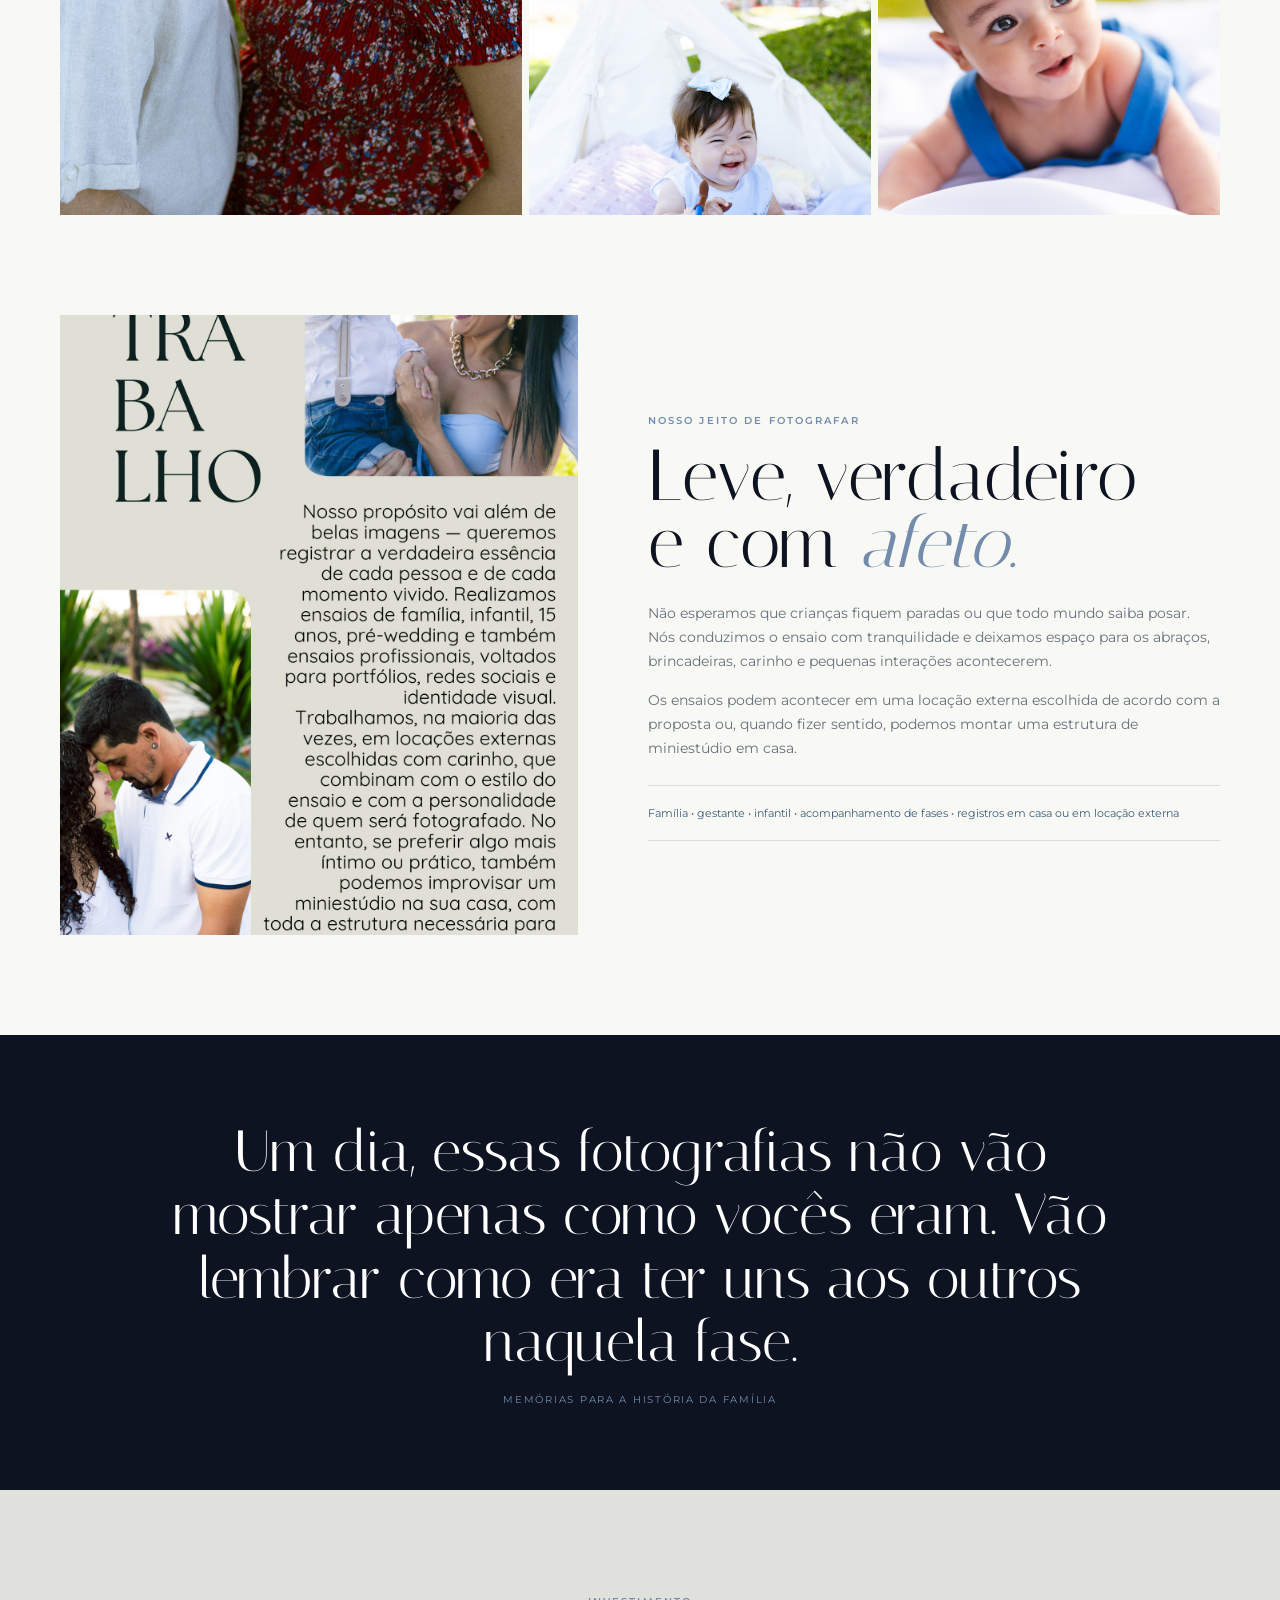
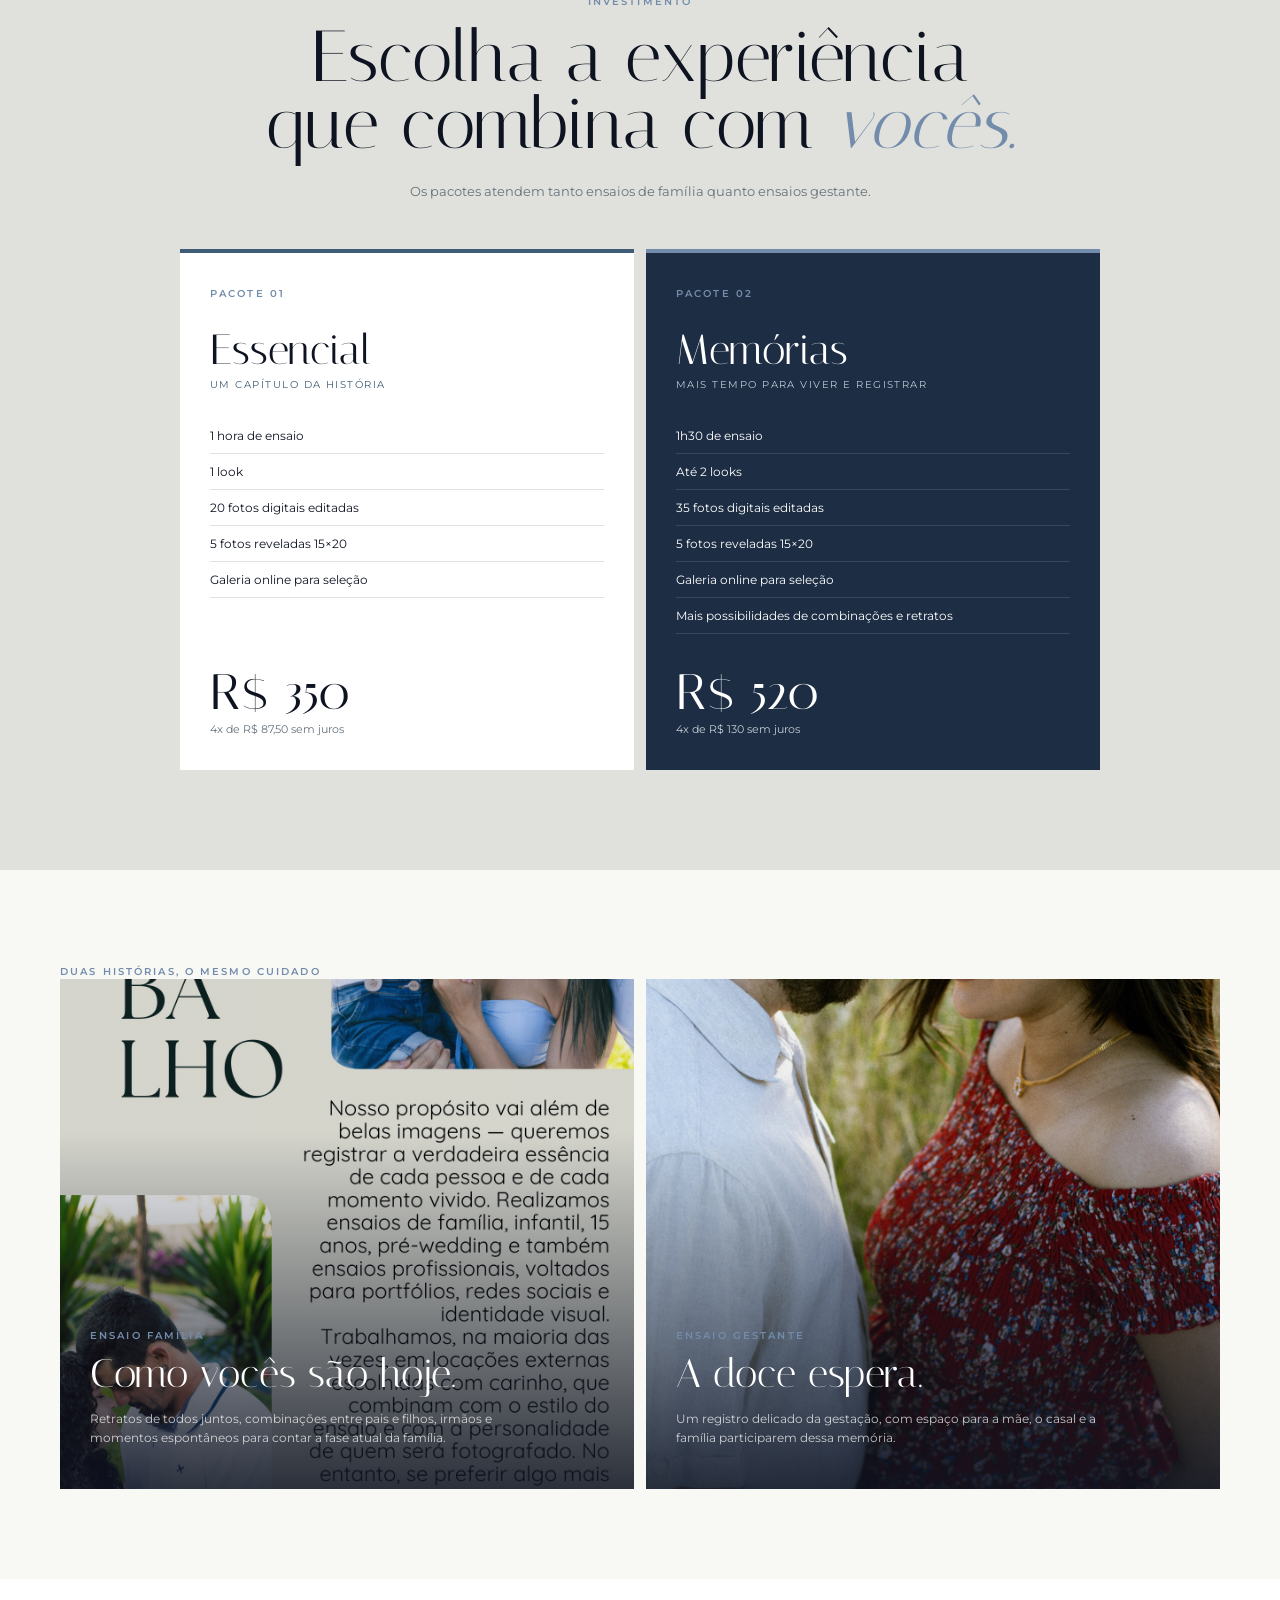
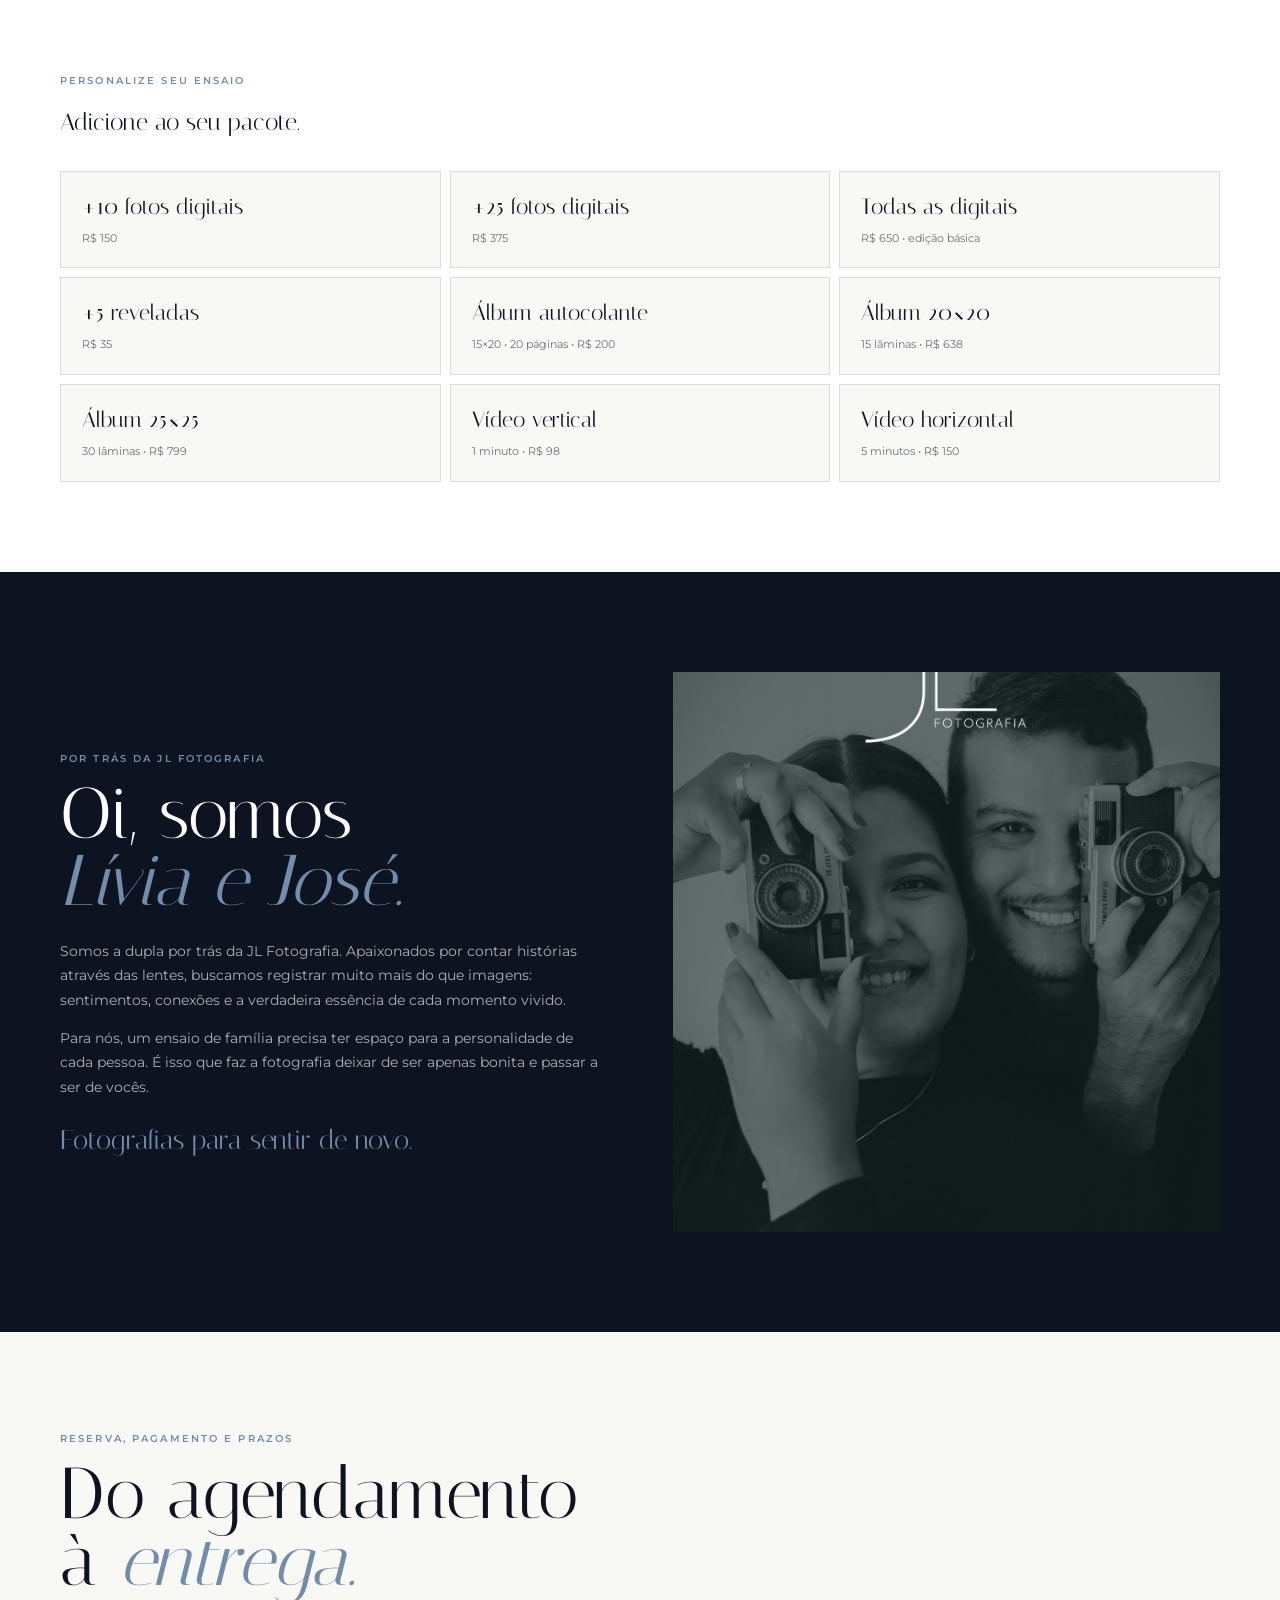
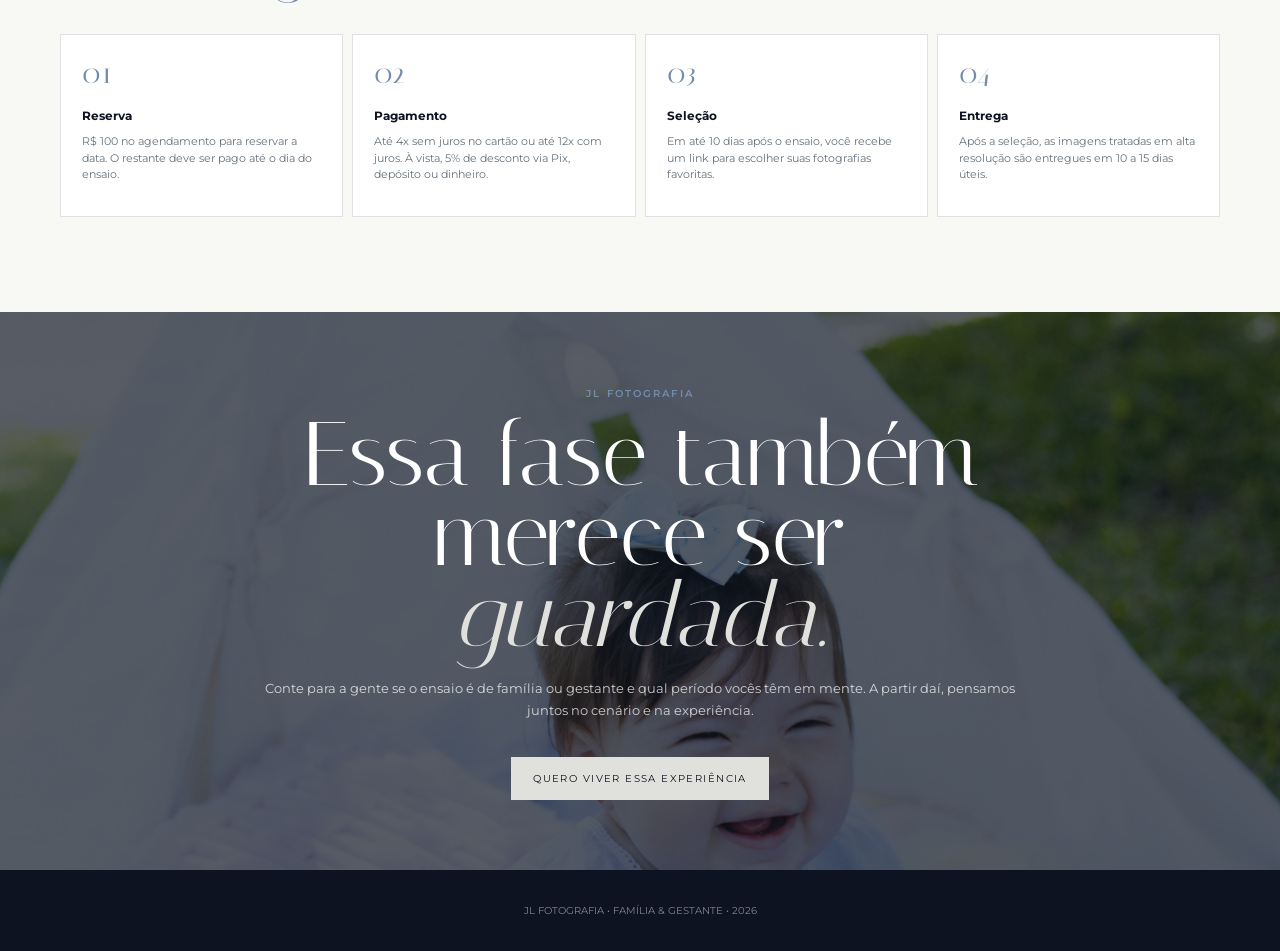
<file: ensaio/index.html>
<!doctype html>
<html lang="pt-BR">
<head>
<meta charset="utf-8">
<meta name="viewport" content="width=device-width,initial-scale=1">
<meta name="theme-color" content="#0D1321">
<title>Família & Gestante | JL Fotografia</title>
<link rel="preconnect" href="https://fonts.googleapis.com">
<link rel="preconnect" href="https://fonts.gstatic.com" crossorigin>
<link href="https://fonts.googleapis.com/css2?family=Italiana&family=Montserrat:wght@300;400;500;600&display=swap" rel="stylesheet">
<style>
:root{--rich:#0D1321;--ox:#1D2D44;--ch:#3E5C76;--lake:#738CAB;--plat:#E0E1DC;--paper:#F8F8F5;--muted:#66727c;--line:rgba(29,45,68,.14)}
*{box-sizing:border-box}html{scroll-behavior:smooth}body{margin:0;background:var(--paper);color:var(--rich);font-family:Montserrat,sans-serif}.wrap{width:min(1160px,calc(100% - 34px));margin:auto}img{display:block;width:100%}.ey{font-size:.63rem;letter-spacing:.21em;text-transform:uppercase;color:var(--lake);font-weight:600}h1,h2,h3,.price,.serif{font-family:Italiana,serif;font-weight:400}
nav{position:absolute;z-index:5;left:0;right:0;padding:21px 0}.navin{display:flex;justify-content:space-between;align-items:center}.logo{width:130px}.navin a{color:#fff;text-decoration:none;text-transform:uppercase;font-size:.6rem;letter-spacing:.14em}
.hero{min-height:91vh;position:relative;display:flex;align-items:flex-end;color:white;background:url('assets/gestante.jpg') center/cover}.hero:after{content:"";position:absolute;inset:0;background:linear-gradient(90deg,rgba(13,19,33,.92),rgba(29,45,68,.48) 55%,rgba(13,19,33,.12)),linear-gradient(0deg,rgba(13,19,33,.58),transparent 55%)}.heroIn{position:relative;z-index:2;padding:155px 0 68px;max-width:820px}.hero h1{font-size:clamp(4rem,8.7vw,8.4rem);line-height:.83;margin:16px 0 25px}.hero h1 em{font-style:italic;color:var(--plat)}.hero p{max-width:610px;color:rgba(255,255,255,.8);font-size:.85rem;line-height:1.75}.btn{display:inline-block;background:var(--plat);color:var(--rich);padding:15px 22px;margin-top:22px;text-decoration:none;text-transform:uppercase;font-size:.63rem;letter-spacing:.14em}
.intro{padding:95px 0;text-align:center;max-width:880px}.intro h2,.story h2,.head h2,.about h2,.conditions h2{font-size:clamp(3.1rem,5.6vw,5.7rem);line-height:.94;margin:14px 0 24px}.intro h2 em,.story h2 em,.head h2 em,.about h2 em,.conditions h2 em{font-style:italic;color:var(--lake)}.intro p,.story p,.about p{font-size:.85rem;line-height:1.8;color:var(--muted)}
.gallery{display:grid;grid-template-columns:1.15fr .85fr .85fr;gap:7px}.gallery>img{height:460px;object-fit:cover}.gstack{display:grid;gap:7px}.gstack img{height:226.5px;object-fit:cover}
.story{padding:100px 0;display:grid;grid-template-columns:.95fr 1.05fr;gap:70px;align-items:center}.story img{height:620px;object-fit:cover}.story .note{margin-top:24px;padding:18px 0;border-top:1px solid var(--line);border-bottom:1px solid var(--line);font-size:.7rem;line-height:1.65;color:var(--ch)}
.quote{padding:85px 0;background:var(--rich);color:white;text-align:center}.quote p{font-family:Italiana,serif;font-size:clamp(2.2rem,4.5vw,4.7rem);line-height:1.1;max-width:950px;margin:0 auto}.quote span{display:block;margin-top:20px;color:var(--lake);text-transform:uppercase;letter-spacing:.18em;font-size:.6rem}
.packages{padding:100px 0;background:var(--plat)}.head{text-align:center;max-width:790px;margin:0 auto 46px}.head p{color:var(--muted);font-size:.8rem;line-height:1.7}.cards{display:grid;grid-template-columns:1fr 1fr;gap:12px;max-width:920px;margin:auto}.card{background:white;padding:34px 30px;min-height:500px;display:flex;flex-direction:column;border-top:4px solid var(--ch)}.card.premium{background:var(--ox);color:white;border-color:var(--lake)}.card h3{font-size:2.6rem;margin:25px 0 5px}.sub{font-size:.61rem;letter-spacing:.15em;text-transform:uppercase;color:var(--ch)}.premium .sub{color:#bcc9d5}.card ul{list-style:none;padding:0;margin:28px 0;flex:1}.card li{padding:10px 0;border-bottom:1px solid var(--line);font-size:.78rem}.premium li{border-color:rgba(255,255,255,.12)}.price{font-size:3.15rem}.install{font-size:.68rem;color:var(--muted)}.premium .install{color:#c6ced6}
.forwho{padding:90px 0}.forgrid{display:grid;grid-template-columns:1fr 1fr;gap:12px}.forcard{position:relative;min-height:510px;color:white;display:flex;align-items:flex-end;overflow:hidden}.forcard:first-child{background:url('assets/familia.jpg') center/cover}.forcard:last-child{background:url('assets/gestante.jpg') center/cover}.forcard:after{content:"";position:absolute;inset:0;background:linear-gradient(0deg,rgba(13,19,33,.86),rgba(13,19,33,.05) 70%)}.fortxt{position:relative;z-index:2;padding:30px}.fortxt h3{font-size:2.5rem;margin:7px 0}.fortxt p{font-size:.75rem;line-height:1.6;color:rgba(255,255,255,.75);max-width:440px}
.extras{padding:90px 0;background:#fff}.extraGrid{display:grid;grid-template-columns:repeat(3,1fr);gap:9px;margin-top:35px}.extra{border:1px solid var(--line);padding:21px;background:var(--paper)}.extra strong{display:block;font-family:Italiana,serif;font-size:1.4rem;font-weight:400;margin-bottom:7px}.extra span{font-size:.69rem;line-height:1.5;color:var(--muted)}
.about{padding:100px 0;background:var(--rich);color:white}.aboutGrid{display:grid;grid-template-columns:1fr 1fr;gap:65px;align-items:center}.about img{height:560px;object-fit:cover}.about p{color:rgba(255,255,255,.66)}.sig{font-family:Italiana,serif;color:var(--lake);font-size:1.7rem;margin-top:25px}
.conditions{padding:95px 0}.condGrid{display:grid;grid-template-columns:repeat(4,1fr);gap:9px;margin-top:40px}.cond{background:#fff;border:1px solid var(--line);padding:21px}.cond b{font-family:Italiana,serif;font-size:1.8rem;font-weight:400;color:var(--lake)}.cond strong{display:block;margin:18px 0 7px;font-size:.75rem}.cond p{font-size:.67rem;line-height:1.55;color:var(--muted)}
.final{min-height:62vh;position:relative;display:flex;align-items:center;text-align:center;color:white;background:url('assets/bebe.jpg') center/cover}.final:after{content:"";position:absolute;inset:0;background:rgba(13,19,33,.69)}.finalIn{position:relative;z-index:2;max-width:780px}.final h2{font-size:clamp(3.5rem,7vw,6.8rem);line-height:.9;margin:14px 0 22px}.final h2 em{color:var(--plat);font-style:italic}.final p{font-size:.8rem;line-height:1.7;color:rgba(255,255,255,.76)}
footer{background:var(--rich);color:rgba(255,255,255,.48);text-align:center;padding:35px;font-size:.6rem}
@media(max-width:700px){
.wrap{width:calc(100% - 26px)}.logo{width:100px}.hero{min-height:80vh;background-position:54% center}.heroIn{padding:135px 0 48px}.hero h1{font-size:3.85rem}.hero p{font-size:.75rem}.intro{padding:62px 0}.intro h2,.story h2,.head h2,.about h2,.conditions h2{font-size:2.85rem}
.gallery{grid-template-columns:1.3fr .7fr;gap:5px}.gallery>img{height:315px}.gallery .gstack:last-child{display:none}.gstack{gap:5px}.gstack img{height:155px}
.story,.aboutGrid{grid-template-columns:1fr;gap:28px;padding-top:65px;padding-bottom:65px}.story img,.about img{height:420px}.quote{padding:62px 0}.quote p{font-size:2.2rem}
.packages{padding:70px 0}.cards{grid-template-columns:1fr}.card{min-height:auto;padding:26px 21px}.forwho{padding:65px 0}.forgrid{grid-template-columns:1fr 1fr;gap:6px}.forcard{min-height:360px}.fortxt{padding:17px 13px}.fortxt h3{font-size:1.65rem}.fortxt p{font-size:.62rem}
.extras{padding:65px 0}.extraGrid{grid-template-columns:1fr 1fr}.extra{padding:16px 13px}.extra strong{font-size:1.18rem}.condGrid{grid-template-columns:1fr 1fr}.cond{padding:16px 13px}.final{min-height:58vh}.final h2{font-size:3.45rem}
}
</style></head>
<body>
<nav><div class="wrap navin"><img class="logo" src="assets/logo-branca.png" alt="JL Fotografia"><a href="#pacotes">Investimento</a></div></nav>

<header class="hero"><div class="wrap heroIn">
<span class="ey">JL Fotografia • Família & Gestante</span>
<h1>O agora muda.<br>A memória <em>fica.</em></h1>
<p>Para guardar a espera, os abraços, a fase dos filhos e a história da família exatamente como ela é hoje.</p>
<a class="btn" href="#pacotes">Conhecer os ensaios</a>
</div></header>

<section class="intro wrap">
<span class="ey">Um ensaio sobre vocês</span>
<h2>Não é só sobre uma foto bonita.<br>É sobre <em>lembrar dessa fase.</em></h2>
<p>O tempo transforma tudo: a barriga cresce, o bebê chega, os filhos mudam e a família ganha novas histórias. O ensaio é uma forma de fazer uma pequena pausa e guardar, em imagens, aquilo que hoje parece cotidiano — mas amanhã terá um valor imenso.</p>
</section>

<section class="gallery wrap">
<img src="assets/gestante.jpg" alt="Ensaio gestante">
<div class="gstack"><img src="assets/familia.jpg" alt="Ensaio família"><img src="assets/bebe.jpg" alt="Ensaio bebê"></div>
<div class="gstack"><img src="assets/bebe-close.jpg" alt="Retrato infantil"><img src="assets/bebe-azul.jpg" alt="Ensaio infantil"></div>
</section>

<section class="story wrap">
<img src="assets/familia.jpg" alt="Família">
<div><span class="ey">Nosso jeito de fotografar</span><h2>Leve, verdadeiro<br>e com <em>afeto.</em></h2>
<p>Não esperamos que crianças fiquem paradas ou que todo mundo saiba posar. Nós conduzimos o ensaio com tranquilidade e deixamos espaço para os abraços, brincadeiras, carinho e pequenas interações acontecerem.</p>
<p>Os ensaios podem acontecer em uma locação externa escolhida de acordo com a proposta ou, quando fizer sentido, podemos montar uma estrutura de miniestúdio em casa.</p>
<div class="note">Família • gestante • infantil • acompanhamento de fases • registros em casa ou em locação externa</div></div>
</section>

<section class="quote"><div class="wrap"><p>Um dia, essas fotografias não vão mostrar apenas como vocês eram. Vão lembrar como era ter uns aos outros naquela fase.</p><span>Memórias para a história da família</span></div></section>

<section class="packages" id="pacotes"><div class="wrap">
<div class="head"><span class="ey">Investimento</span><h2>Escolha a experiência<br>que combina com <em>vocês.</em></h2><p>Os pacotes atendem tanto ensaios de família quanto ensaios gestante.</p></div>
<div class="cards">
<article class="card"><span class="ey">Pacote 01</span><h3>Essencial</h3><span class="sub">Um capítulo da história</span><ul><li>1 hora de ensaio</li><li>1 look</li><li>20 fotos digitais editadas</li><li>5 fotos reveladas 15×20</li><li>Galeria online para seleção</li></ul><div class="price">R$ 350</div><span class="install">4x de R$ 87,50 sem juros</span></article>
<article class="card premium"><span class="ey">Pacote 02</span><h3>Memórias</h3><span class="sub">Mais tempo para viver e registrar</span><ul><li>1h30 de ensaio</li><li>Até 2 looks</li><li>35 fotos digitais editadas</li><li>5 fotos reveladas 15×20</li><li>Galeria online para seleção</li><li>Mais possibilidades de combinações e retratos</li></ul><div class="price">R$ 520</div><span class="install">4x de R$ 130 sem juros</span></article>
</div></div></section>

<section class="forwho wrap"><span class="ey">Duas histórias, o mesmo cuidado</span><div class="forgrid">
<article class="forcard"><div class="fortxt"><span class="ey">Ensaio família</span><h3>Como vocês são hoje.</h3><p>Retratos de todos juntos, combinações entre pais e filhos, irmãos e momentos espontâneos para contar a fase atual da família.</p></div></article>
<article class="forcard"><div class="fortxt"><span class="ey">Ensaio gestante</span><h3>A doce espera.</h3><p>Um registro delicado da gestação, com espaço para a mãe, o casal e a família participarem dessa memória.</p></div></article>
</div></section>

<section class="extras"><div class="wrap"><span class="ey">Personalize seu ensaio</span><h2 class="serif">Adicione ao seu pacote.</h2><div class="extraGrid">
<div class="extra"><strong>+10 fotos digitais</strong><span>R$ 150</span></div>
<div class="extra"><strong>+25 fotos digitais</strong><span>R$ 375</span></div>
<div class="extra"><strong>Todas as digitais</strong><span>R$ 650 • edição básica</span></div>
<div class="extra"><strong>+5 reveladas</strong><span>R$ 35</span></div>
<div class="extra"><strong>Álbum autocolante</strong><span>15×20 • 20 páginas • R$ 200</span></div>
<div class="extra"><strong>Álbum 20×20</strong><span>15 lâminas • R$ 638</span></div>
<div class="extra"><strong>Álbum 25×25</strong><span>30 lâminas • R$ 799</span></div>
<div class="extra"><strong>Vídeo vertical</strong><span>1 minuto • R$ 98</span></div>
<div class="extra"><strong>Vídeo horizontal</strong><span>5 minutos • R$ 150</span></div>
</div></div></section>

<section class="about"><div class="wrap aboutGrid">
<div><span class="ey">Por trás da JL Fotografia</span><h2>Oi, somos<br><em>Lívia e José.</em></h2><p>Somos a dupla por trás da JL Fotografia. Apaixonados por contar histórias através das lentes, buscamos registrar muito mais do que imagens: sentimentos, conexões e a verdadeira essência de cada momento vivido.</p><p>Para nós, um ensaio de família precisa ter espaço para a personalidade de cada pessoa. É isso que faz a fotografia deixar de ser apenas bonita e passar a ser de vocês.</p><div class="sig">Fotografias para sentir de novo.</div></div>
<img src="assets/fotografos.jpg" alt="Lívia e José, fotógrafos da JL Fotografia">
</div></section>

<section class="conditions"><div class="wrap"><span class="ey">Reserva, pagamento e prazos</span><h2>Do agendamento<br>à <em>entrega.</em></h2><div class="condGrid">
<div class="cond"><b>01</b><strong>Reserva</strong><p>R$ 100 no agendamento para reservar a data. O restante deve ser pago até o dia do ensaio.</p></div>
<div class="cond"><b>02</b><strong>Pagamento</strong><p>Até 4x sem juros no cartão ou até 12x com juros. À vista, 5% de desconto via Pix, depósito ou dinheiro.</p></div>
<div class="cond"><b>03</b><strong>Seleção</strong><p>Em até 10 dias após o ensaio, você recebe um link para escolher suas fotografias favoritas.</p></div>
<div class="cond"><b>04</b><strong>Entrega</strong><p>Após a seleção, as imagens tratadas em alta resolução são entregues em 10 a 15 dias úteis.</p></div>
</div></div></section>

<section class="final"><div class="wrap finalIn"><span class="ey">JL Fotografia</span><h2>Essa fase também<br>merece ser <em>guardada.</em></h2><p>Conte para a gente se o ensaio é de família ou gestante e qual período vocês têm em mente. A partir daí, pensamos juntos no cenário e na experiência.</p><a class="btn" href="https://wa.me/5534996472198?text=Olá!%20Gostaria%20de%20conversar%20sobre%20um%20ensaio%20de%20família%20ou%20gestante.">Quero viver essa experiência</a></div></section>
<footer>JL FOTOGRAFIA • FAMÍLIA & GESTANTE • 2026</footer>
</body></html>
</file>
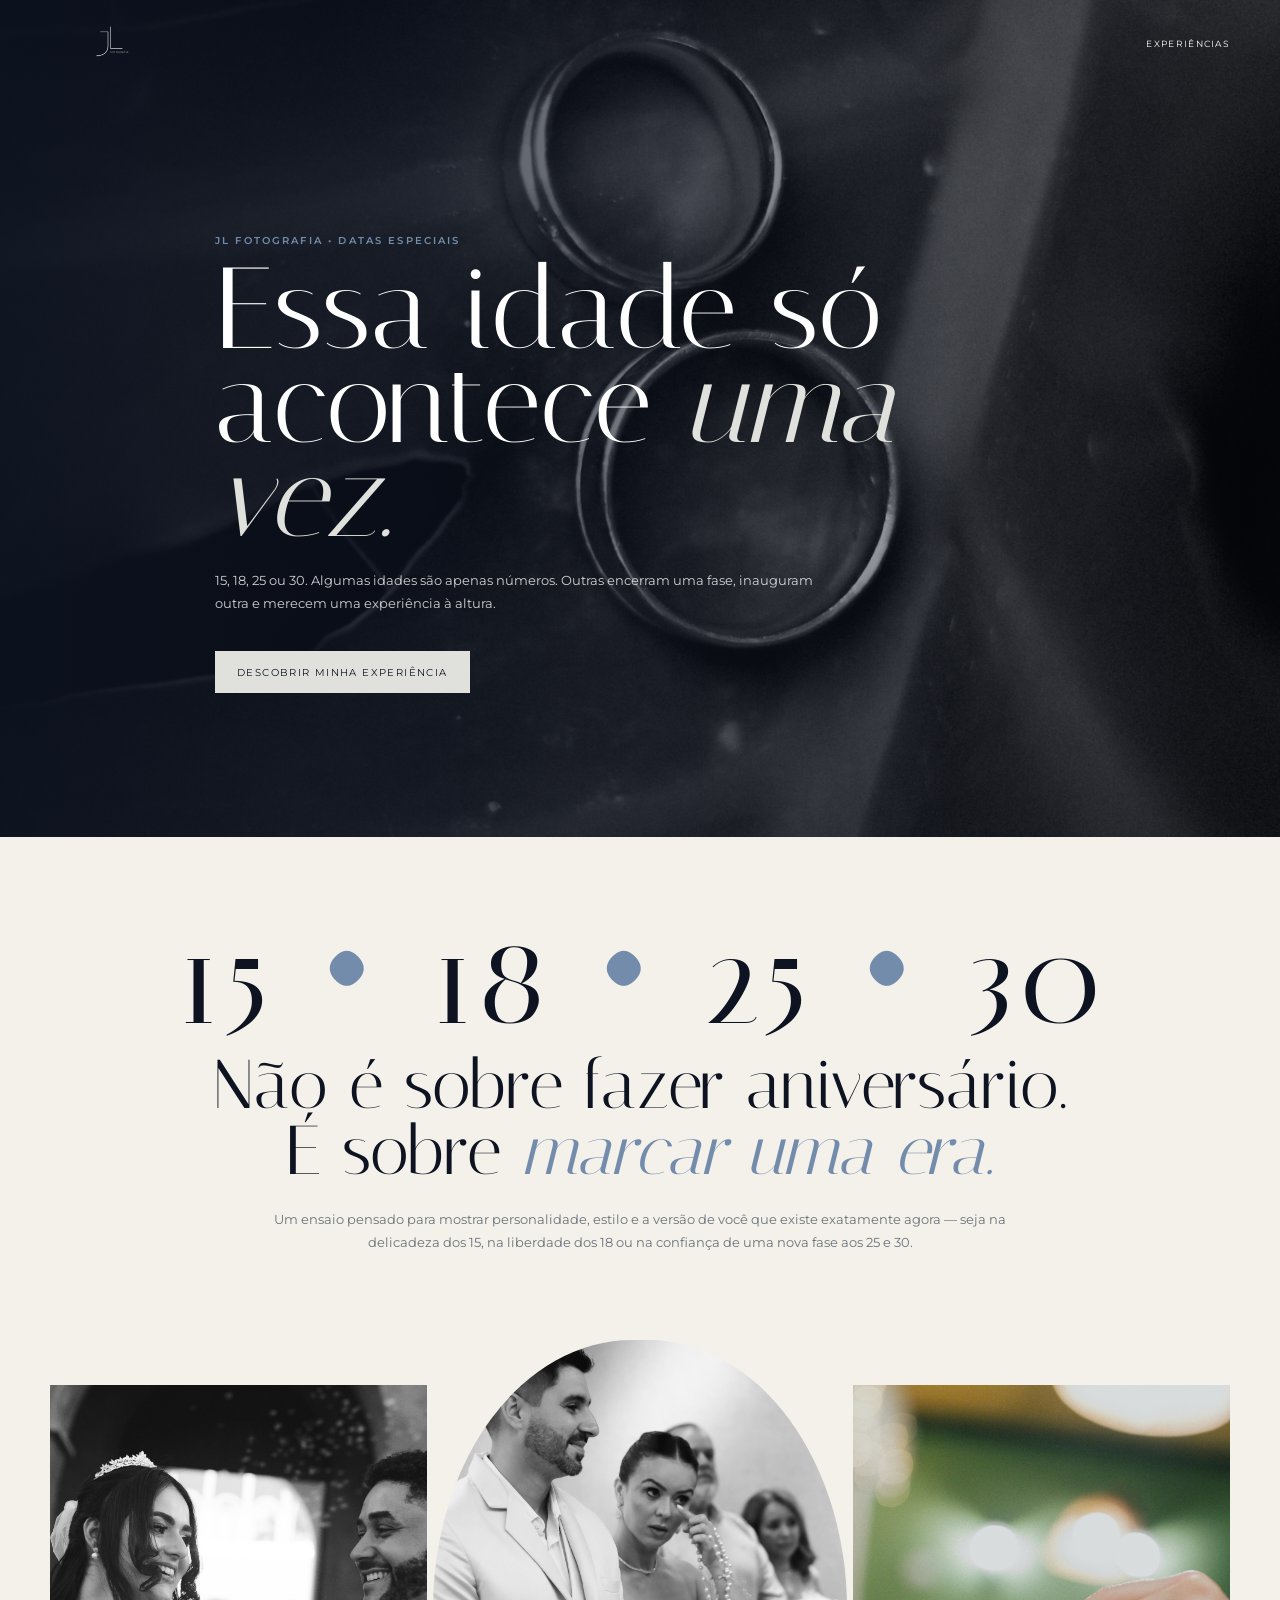
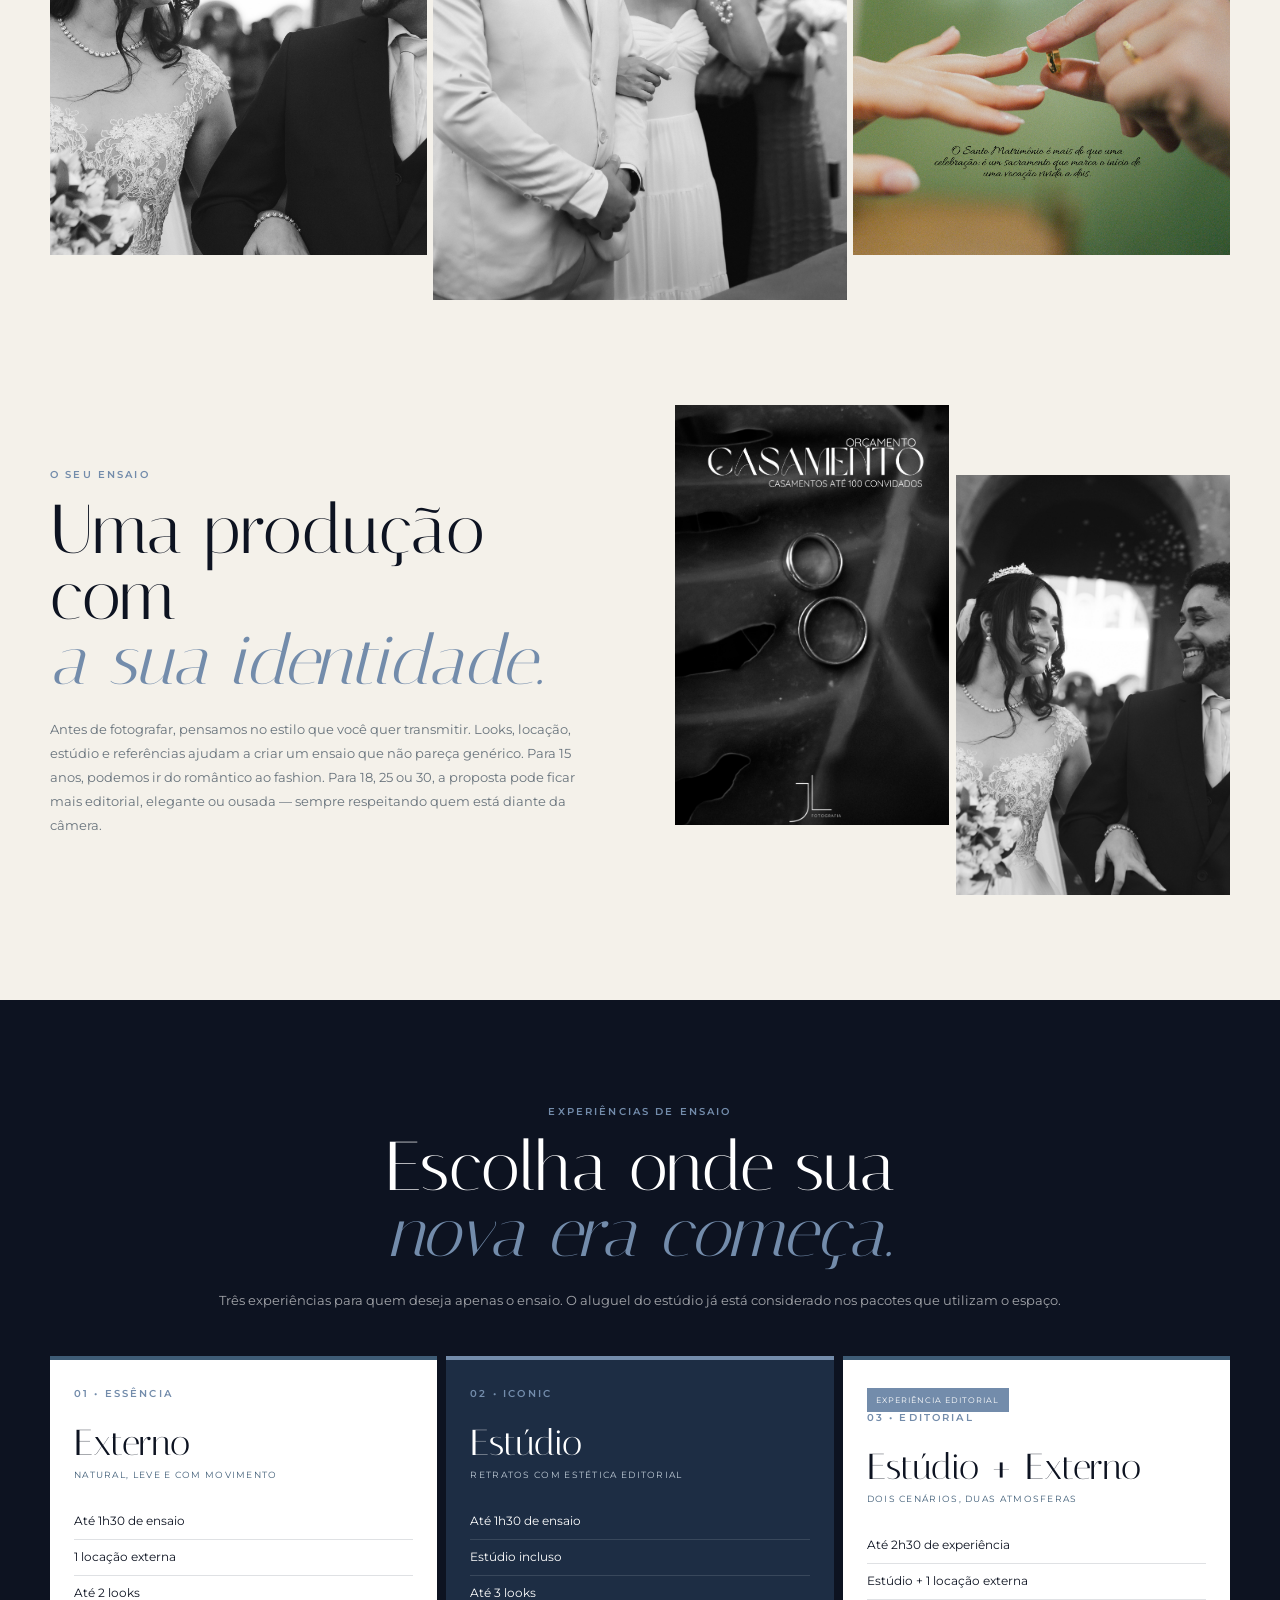
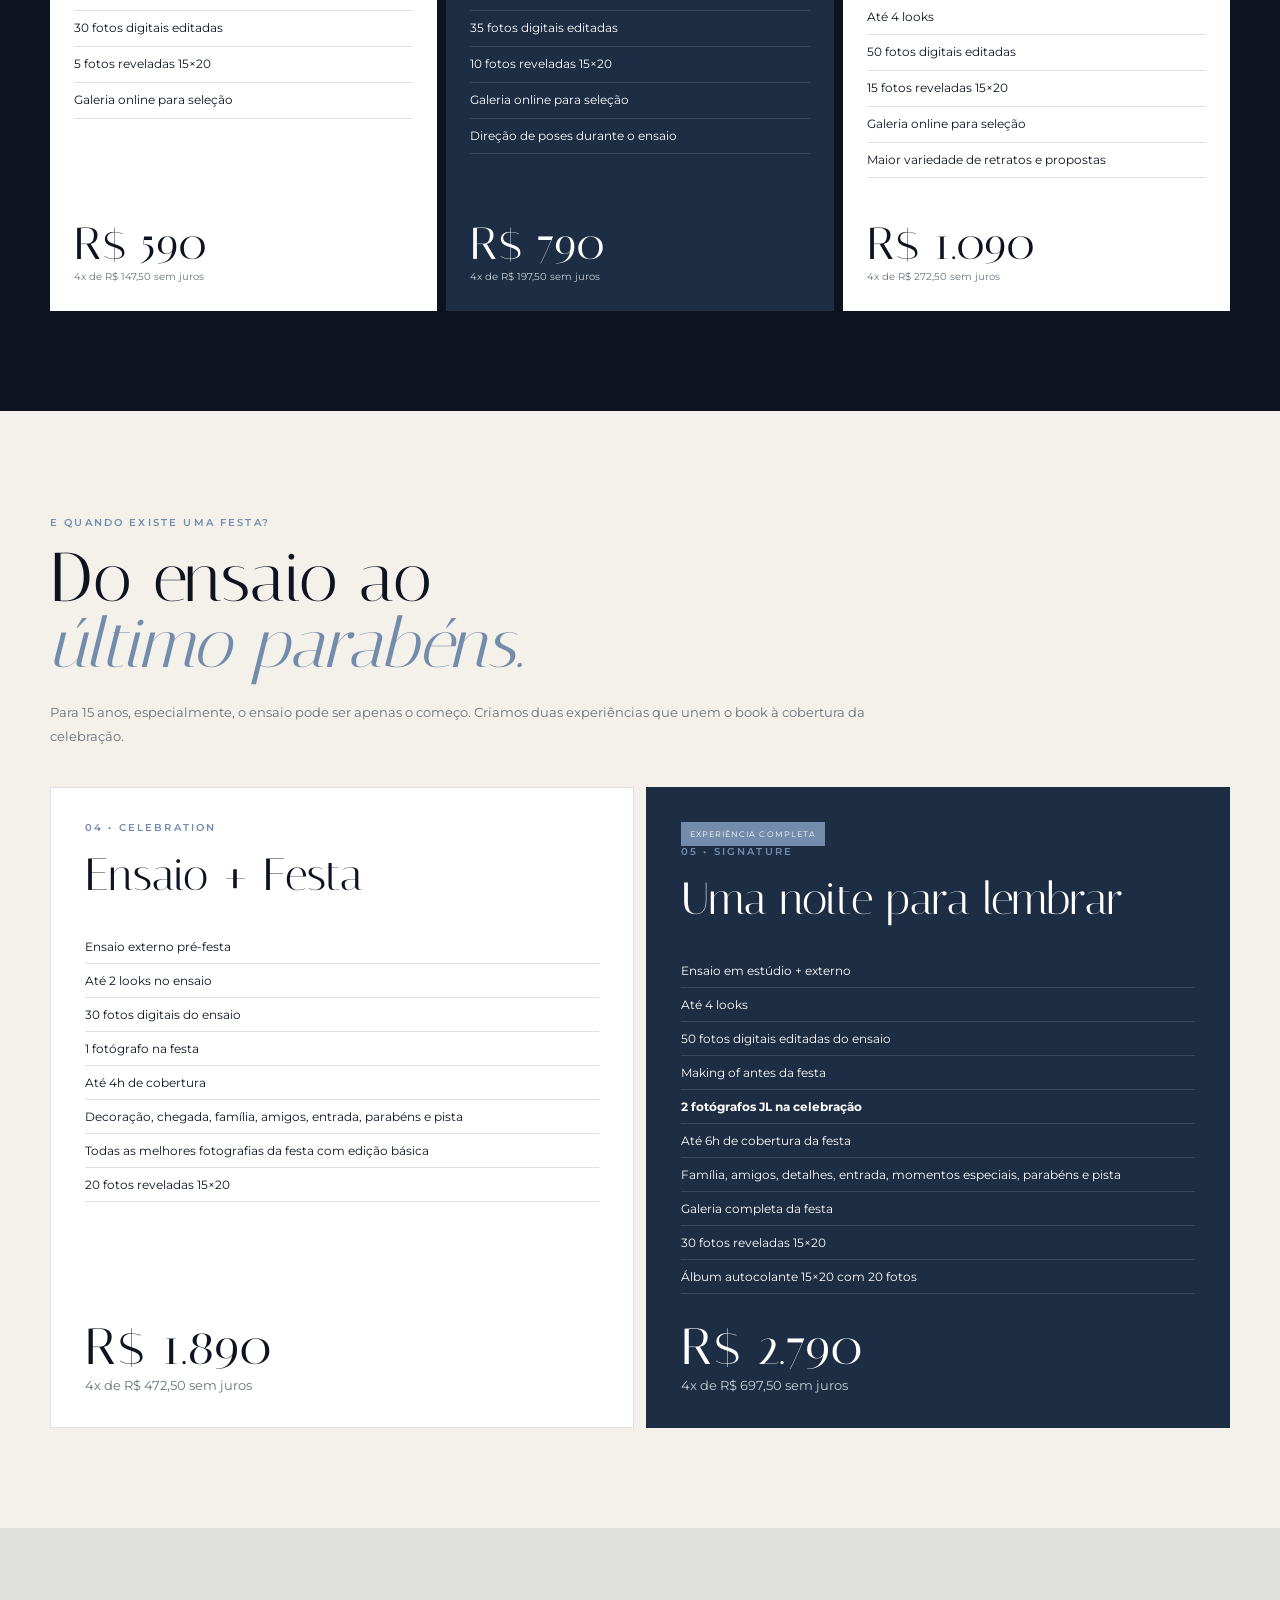
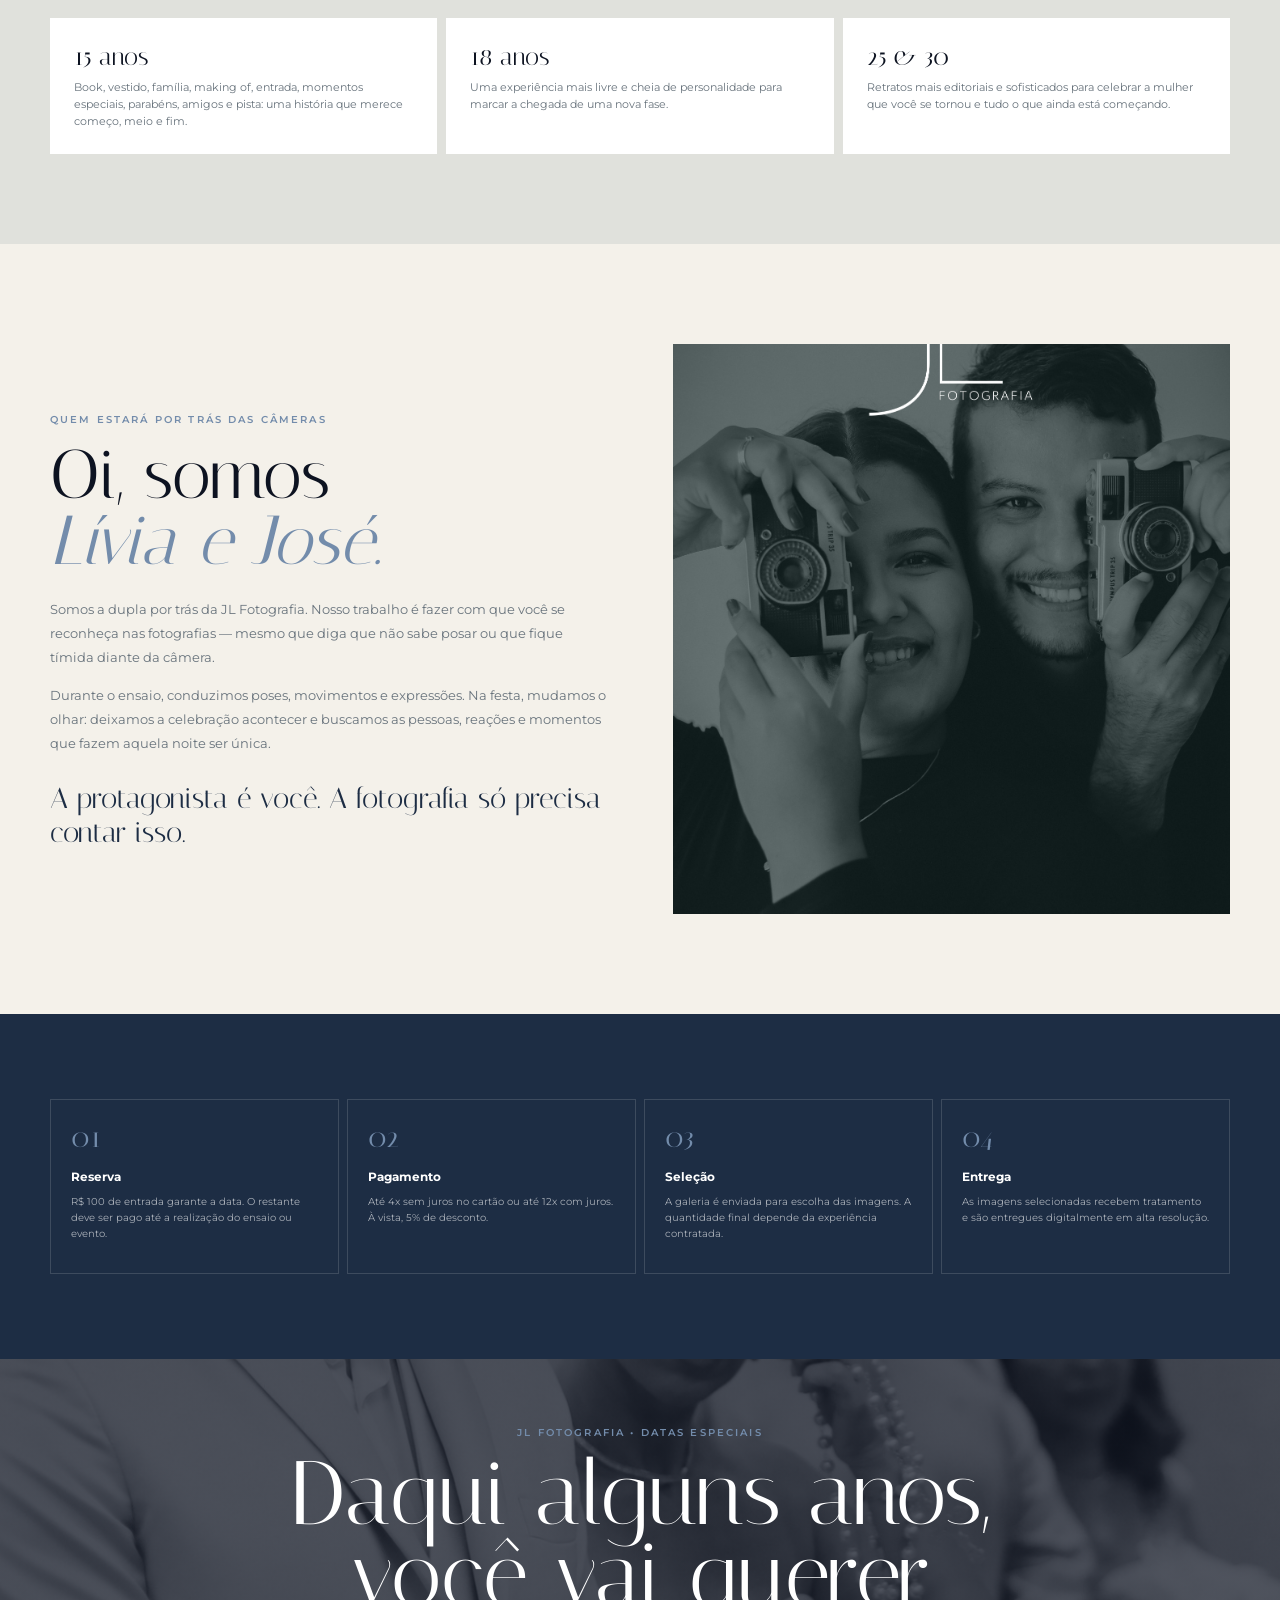
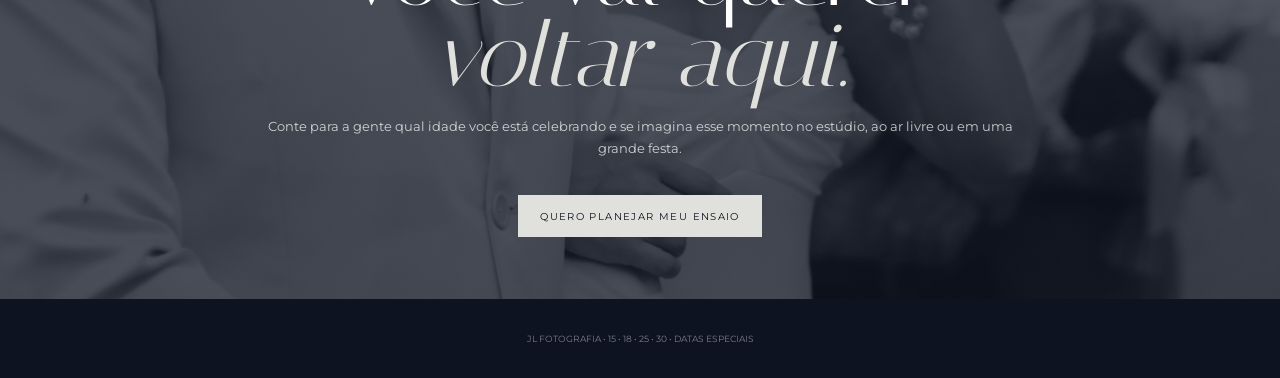
<file: ensaios especiais/index.html>
<!doctype html><html lang="pt-BR"><head>
<meta charset="utf-8"><meta name="viewport" content="width=device-width,initial-scale=1">
<meta name="theme-color" content="#0D1321"><title>Datas Especiais | JL Fotografia</title>
<link rel="preconnect" href="https://fonts.googleapis.com"><link rel="preconnect" href="https://fonts.gstatic.com" crossorigin>
<link href="https://fonts.googleapis.com/css2?family=Italiana&family=Montserrat:wght@300;400;500;600&display=swap" rel="stylesheet">
<style>
:root{--ink:#0D1321;--ox:#1D2D44;--blue:#3E5C76;--lake:#738CAB;--plat:#E0E1DC;--cream:#F4F1EA;--line:rgba(29,45,68,.14)}
*{box-sizing:border-box}html{scroll-behavior:smooth}body{margin:0;background:var(--cream);color:var(--ink);font-family:Montserrat,sans-serif}.wrap{width:min(1180px,calc(100% - 34px));margin:auto}img{width:100%;display:block}h1,h2,h3,.price,.serif{font-family:Italiana,serif;font-weight:400}.ey{font-size:.61rem;letter-spacing:.22em;text-transform:uppercase;color:var(--lake);font-weight:600}
nav{position:absolute;z-index:5;left:0;right:0;padding:21px 0}.nav{display:flex;justify-content:space-between;align-items:center}.logo{width:125px}.nav a{color:white;text-decoration:none;font-size:.58rem;text-transform:uppercase;letter-spacing:.14em}
.hero{min-height:93vh;position:relative;display:flex;align-items:flex-end;color:#fff;background:linear-gradient(90deg,rgba(13,19,33,.9),rgba(13,19,33,.25)),url('assets/hero.jpg') center/cover}.heroIn{padding:155px 0 70px;max-width:850px}.hero h1{font-size:clamp(4.2rem,9vw,8.8rem);line-height:.82;margin:14px 0 24px}.hero h1 em{font-style:italic;color:var(--plat)}.hero p{max-width:620px;line-height:1.75;color:rgba(255,255,255,.8);font-size:.84rem}.btn{display:inline-block;margin-top:22px;background:var(--plat);color:var(--ink);padding:15px 22px;text-decoration:none;text-transform:uppercase;letter-spacing:.14em;font-size:.62rem}
.ages{padding:85px 0;text-align:center}.numbers{font-family:Italiana,serif;font-size:clamp(4rem,10vw,9rem);letter-spacing:.04em;line-height:.9}.numbers i{font-style:normal;color:var(--lake)}.ages h2,.intro h2,.packages h2,.party h2,.about h2{font-size:clamp(3rem,5.4vw,5.5rem);line-height:.95;margin:15px 0 24px}.ages h2 em,.intro h2 em,.packages h2 em,.party h2 em,.about h2 em{font-style:italic;color:var(--lake)}.ages p,.intro p,.about p{max-width:760px;margin:0 auto;color:#68737c;line-height:1.8;font-size:.83rem}
.editorial{display:grid;grid-template-columns:1fr 1.1fr 1fr;gap:6px;align-items:center}.editorial img{height:470px;object-fit:cover}.editorial img:nth-child(2){height:560px;border-radius:48% 48% 0 0}
.intro{padding:105px 0;display:grid;grid-template-columns:1fr 1fr;gap:70px;align-items:center}.intro p{margin:0}.mini{display:grid;grid-template-columns:1fr 1fr;gap:7px}.mini img{height:420px;object-fit:cover}.mini img:last-child{margin-top:70px}
.packages{padding:100px 0;background:var(--ink);color:white}.phead{text-align:center;max-width:850px;margin:0 auto 45px}.phead p{color:rgba(255,255,255,.62);font-size:.8rem;line-height:1.7}.cards{display:grid;grid-template-columns:repeat(3,1fr);gap:9px}.card{background:#fff;color:var(--ink);padding:28px 24px;display:flex;flex-direction:column;min-height:555px;border-top:4px solid var(--blue)}.card.feature{background:var(--ox);color:white;border-color:var(--lake)}.card h3{font-size:2.25rem;margin:23px 0 5px}.sub{font-size:.58rem;letter-spacing:.14em;text-transform:uppercase;color:var(--blue)}.feature .sub{color:#c1cdd8}.card ul{list-style:none;padding:0;margin:24px 0;flex:1}.card li{font-size:.72rem;line-height:1.45;padding:9px 0;border-bottom:1px solid var(--line)}.feature li{border-color:rgba(255,255,255,.12)}.price{font-size:2.8rem}.install{font-size:.63rem;color:#69747d}.feature .install{color:#c8d0d7}.tag{align-self:flex-start;background:var(--lake);color:#fff;padding:7px 9px;font-size:.5rem;letter-spacing:.13em;text-transform:uppercase}
.party{padding:100px 0}.partyhead{max-width:820px}.partygrid{display:grid;grid-template-columns:1fr 1fr;gap:12px;margin-top:38px}.partycard{background:#fff;border:1px solid var(--line);padding:34px;display:flex;flex-direction:column}.partycard.premium{background:var(--ox);color:#fff}.partycard h3{font-size:2.8rem;margin:15px 0 7px}.partycard ul{list-style:none;padding:0;margin:22px 0}.partycard li{padding:9px 0;border-bottom:1px solid var(--line);font-size:.75rem}.premium li{border-color:rgba(255,255,255,.12)}.partyprice{font-family:Italiana,serif;font-size:3.2rem;margin-top:auto}.partycard small{color:#69747d}.premium small{color:#c8d0d7}
.signature{padding:90px 0;background:var(--plat)}.siggrid{display:grid;grid-template-columns:repeat(3,1fr);gap:9px}.sig{background:white;padding:24px}.sig strong{font-family:Italiana,serif;font-size:1.55rem;font-weight:400;display:block;margin-bottom:8px}.sig p{font-size:.69rem;line-height:1.55;color:#68737c;margin:0}
.about{padding:100px 0}.aboutgrid{display:grid;grid-template-columns:1fr 1fr;gap:65px;align-items:center}.about img{height:570px;object-fit:cover}.about p{margin:0 0 15px}.quote{font-family:Italiana,serif;font-size:1.8rem;color:var(--ox);margin-top:25px}
.conditions{background:var(--ox);color:#fff;padding:85px 0}.condgrid{display:grid;grid-template-columns:repeat(4,1fr);gap:8px}.cond{border:1px solid rgba(255,255,255,.14);padding:20px}.cond b{font-family:Italiana,serif;color:var(--lake);font-size:1.8rem;font-weight:400}.cond strong{display:block;margin:16px 0 7px;font-size:.73rem}.cond p{font-size:.65rem;line-height:1.55;color:rgba(255,255,255,.62)}
.final{min-height:60vh;display:flex;align-items:center;text-align:center;color:#fff;background:linear-gradient(rgba(13,19,33,.72),rgba(13,19,33,.72)),url('assets/emocao.jpg') center/cover}.finalin{max-width:790px}.final h2{font-size:clamp(3.5rem,7vw,6.8rem);line-height:.9;margin:14px 0 20px}.final h2 em{font-style:italic;color:var(--plat)}.final p{font-size:.8rem;line-height:1.7;color:rgba(255,255,255,.75)}footer{background:var(--ink);color:rgba(255,255,255,.45);text-align:center;padding:34px;font-size:.58rem}
@media(max-width:750px){.wrap{width:calc(100% - 26px)}.logo{width:98px}.hero{min-height:80vh}.heroIn{padding:135px 0 48px}.hero h1{font-size:3.8rem}.hero p{font-size:.75rem}.ages{padding:60px 0}.ages h2,.intro h2,.packages h2,.party h2,.about h2{font-size:2.85rem}.editorial{grid-template-columns:1fr 1.15fr 1fr;gap:4px}.editorial img{height:250px}.editorial img:nth-child(2){height:300px}.intro,.aboutgrid{grid-template-columns:1fr;gap:28px;padding-top:65px;padding-bottom:65px}.mini img{height:300px}.cards{grid-template-columns:1fr}.card{min-height:auto}.party{padding:65px 0}.partygrid{grid-template-columns:1fr}.siggrid{grid-template-columns:1fr}.condgrid{grid-template-columns:1fr 1fr}.about img{height:420px}}
</style></head><body>
<nav><div class="wrap nav"><img class="logo" src="assets/logo-branca.png"><a href="#experiencias">Experiências</a></div></nav>
<header class="hero"><div class="wrap heroIn"><span class="ey">JL Fotografia • Datas especiais</span><h1>Essa idade só<br>acontece <em>uma vez.</em></h1><p>15, 18, 25 ou 30. Algumas idades são apenas números. Outras encerram uma fase, inauguram outra e merecem uma experiência à altura.</p><a class="btn" href="#experiencias">Descobrir minha experiência</a></div></header>

<section class="ages wrap"><div class="numbers">15 <i>•</i> 18 <i>•</i> 25 <i>•</i> 30</div><h2>Não é sobre fazer aniversário.<br>É sobre <em>marcar uma era.</em></h2><p>Um ensaio pensado para mostrar personalidade, estilo e a versão de você que existe exatamente agora — seja na delicadeza dos 15, na liberdade dos 18 ou na confiança de uma nova fase aos 25 e 30.</p></section>

<section class="editorial wrap"><img src="assets/casal.jpg"><img src="assets/emocao.jpg"><img src="assets/aliancas.jpg"></section>

<section class="intro wrap"><div><span class="ey">O seu ensaio</span><h2>Uma produção com<br><em>a sua identidade.</em></h2><p>Antes de fotografar, pensamos no estilo que você quer transmitir. Looks, locação, estúdio e referências ajudam a criar um ensaio que não pareça genérico. Para 15 anos, podemos ir do romântico ao fashion. Para 18, 25 ou 30, a proposta pode ficar mais editorial, elegante ou ousada — sempre respeitando quem está diante da câmera.</p></div><div class="mini"><img src="assets/hero.jpg"><img src="assets/casal.jpg"></div></section>

<section class="packages" id="experiencias"><div class="wrap"><div class="phead"><span class="ey">Experiências de ensaio</span><h2>Escolha onde sua<br><em>nova era começa.</em></h2><p>Três experiências para quem deseja apenas o ensaio. O aluguel do estúdio já está considerado nos pacotes que utilizam o espaço.</p></div><div class="cards">
<article class="card"><span class="ey">01 • Essência</span><h3>Externo</h3><span class="sub">Natural, leve e com movimento</span><ul><li>Até 1h30 de ensaio</li><li>1 locação externa</li><li>Até 2 looks</li><li>30 fotos digitais editadas</li><li>5 fotos reveladas 15×20</li><li>Galeria online para seleção</li></ul><div class="price">R$ 590</div><span class="install">4x de R$ 147,50 sem juros</span></article>
<article class="card feature"><span class="ey">02 • Iconic</span><h3>Estúdio</h3><span class="sub">Retratos com estética editorial</span><ul><li>Até 1h30 de ensaio</li><li>Estúdio incluso</li><li>Até 3 looks</li><li>35 fotos digitais editadas</li><li>10 fotos reveladas 15×20</li><li>Galeria online para seleção</li><li>Direção de poses durante o ensaio</li></ul><div class="price">R$ 790</div><span class="install">4x de R$ 197,50 sem juros</span></article>
<article class="card"><span class="tag">Experiência editorial</span><span class="ey">03 • Editorial</span><h3>Estúdio + Externo</h3><span class="sub">Dois cenários, duas atmosferas</span><ul><li>Até 2h30 de experiência</li><li>Estúdio + 1 locação externa</li><li>Até 4 looks</li><li>50 fotos digitais editadas</li><li>15 fotos reveladas 15×20</li><li>Galeria online para seleção</li><li>Maior variedade de retratos e propostas</li></ul><div class="price">R$ 1.090</div><span class="install">4x de R$ 272,50 sem juros</span></article>
</div></div></section>

<section class="party wrap"><div class="partyhead"><span class="ey">E quando existe uma festa?</span><h2>Do ensaio ao<br><em>último parabéns.</em></h2><p style="color:#68737c;line-height:1.8;font-size:.83rem">Para 15 anos, especialmente, o ensaio pode ser apenas o começo. Criamos duas experiências que unem o book à cobertura da celebração.</p></div><div class="partygrid">
<article class="partycard"><span class="ey">04 • Celebration</span><h3>Ensaio + Festa</h3><ul><li>Ensaio externo pré-festa</li><li>Até 2 looks no ensaio</li><li>30 fotos digitais do ensaio</li><li>1 fotógrafo na festa</li><li>Até 4h de cobertura</li><li>Decoração, chegada, família, amigos, entrada, parabéns e pista</li><li>Todas as melhores fotografias da festa com edição básica</li><li>20 fotos reveladas 15×20</li></ul><div class="partyprice">R$ 1.890</div><small>4x de R$ 472,50 sem juros</small></article>
<article class="partycard premium"><span class="tag">Experiência completa</span><span class="ey">05 • Signature</span><h3>Uma noite para lembrar</h3><ul><li>Ensaio em estúdio + externo</li><li>Até 4 looks</li><li>50 fotos digitais editadas do ensaio</li><li>Making of antes da festa</li><li><strong>2 fotógrafos JL na celebração</strong></li><li>Até 6h de cobertura da festa</li><li>Família, amigos, detalhes, entrada, momentos especiais, parabéns e pista</li><li>Galeria completa da festa</li><li>30 fotos reveladas 15×20</li><li>Álbum autocolante 15×20 com 20 fotos</li></ul><div class="partyprice">R$ 2.790</div><small>4x de R$ 697,50 sem juros</small></article>
</div></section>

<section class="signature"><div class="wrap siggrid"><div class="sig"><strong>15 anos</strong><p>Book, vestido, família, making of, entrada, momentos especiais, parabéns, amigos e pista: uma história que merece começo, meio e fim.</p></div><div class="sig"><strong>18 anos</strong><p>Uma experiência mais livre e cheia de personalidade para marcar a chegada de uma nova fase.</p></div><div class="sig"><strong>25 & 30</strong><p>Retratos mais editoriais e sofisticados para celebrar a mulher que você se tornou e tudo o que ainda está começando.</p></div></div></section>

<section class="about"><div class="wrap aboutgrid"><div><span class="ey">Quem estará por trás das câmeras</span><h2>Oi, somos<br><em>Lívia e José.</em></h2><p>Somos a dupla por trás da JL Fotografia. Nosso trabalho é fazer com que você se reconheça nas fotografias — mesmo que diga que não sabe posar ou que fique tímida diante da câmera.</p><p>Durante o ensaio, conduzimos poses, movimentos e expressões. Na festa, mudamos o olhar: deixamos a celebração acontecer e buscamos as pessoas, reações e momentos que fazem aquela noite ser única.</p><div class="quote">A protagonista é você. A fotografia só precisa contar isso.</div></div><img src="assets/fotografos.jpg"></div></section>

<section class="conditions"><div class="wrap condgrid"><div class="cond"><b>01</b><strong>Reserva</strong><p>R$ 100 de entrada garante a data. O restante deve ser pago até a realização do ensaio ou evento.</p></div><div class="cond"><b>02</b><strong>Pagamento</strong><p>Até 4x sem juros no cartão ou até 12x com juros. À vista, 5% de desconto.</p></div><div class="cond"><b>03</b><strong>Seleção</strong><p>A galeria é enviada para escolha das imagens. A quantidade final depende da experiência contratada.</p></div><div class="cond"><b>04</b><strong>Entrega</strong><p>As imagens selecionadas recebem tratamento e são entregues digitalmente em alta resolução.</p></div></div></section>

<section class="final"><div class="wrap finalin"><span class="ey">JL Fotografia • Datas especiais</span><h2>Daqui alguns anos,<br>você vai querer <em>voltar aqui.</em></h2><p>Conte para a gente qual idade você está celebrando e se imagina esse momento no estúdio, ao ar livre ou em uma grande festa.</p><a class="btn" href="https://wa.me/5534996472198?text=Olá!%20Gostaria%20de%20um%20orçamento%20para%20uma%20data%20especial.">Quero planejar meu ensaio</a></div></section>
<footer>JL FOTOGRAFIA • 15 • 18 • 25 • 30 • DATAS ESPECIAIS</footer>
</body></html>
</file>
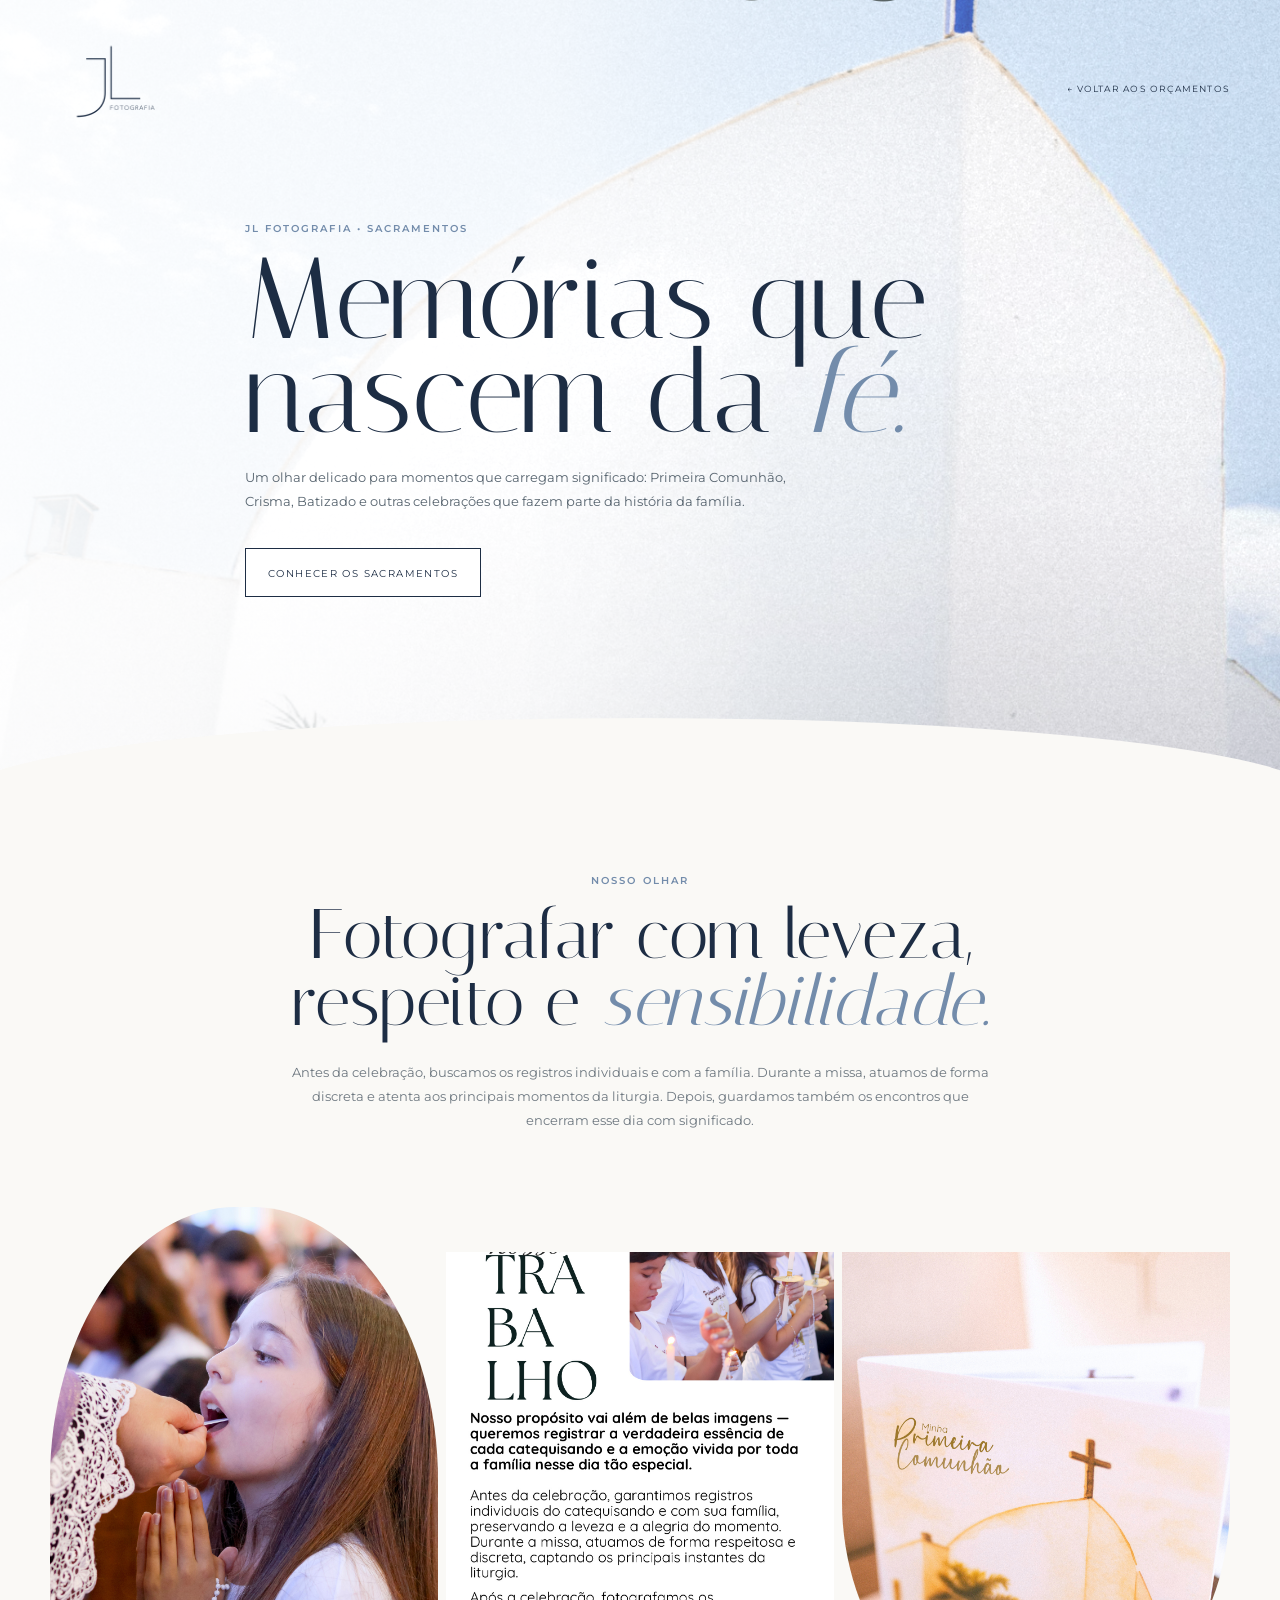
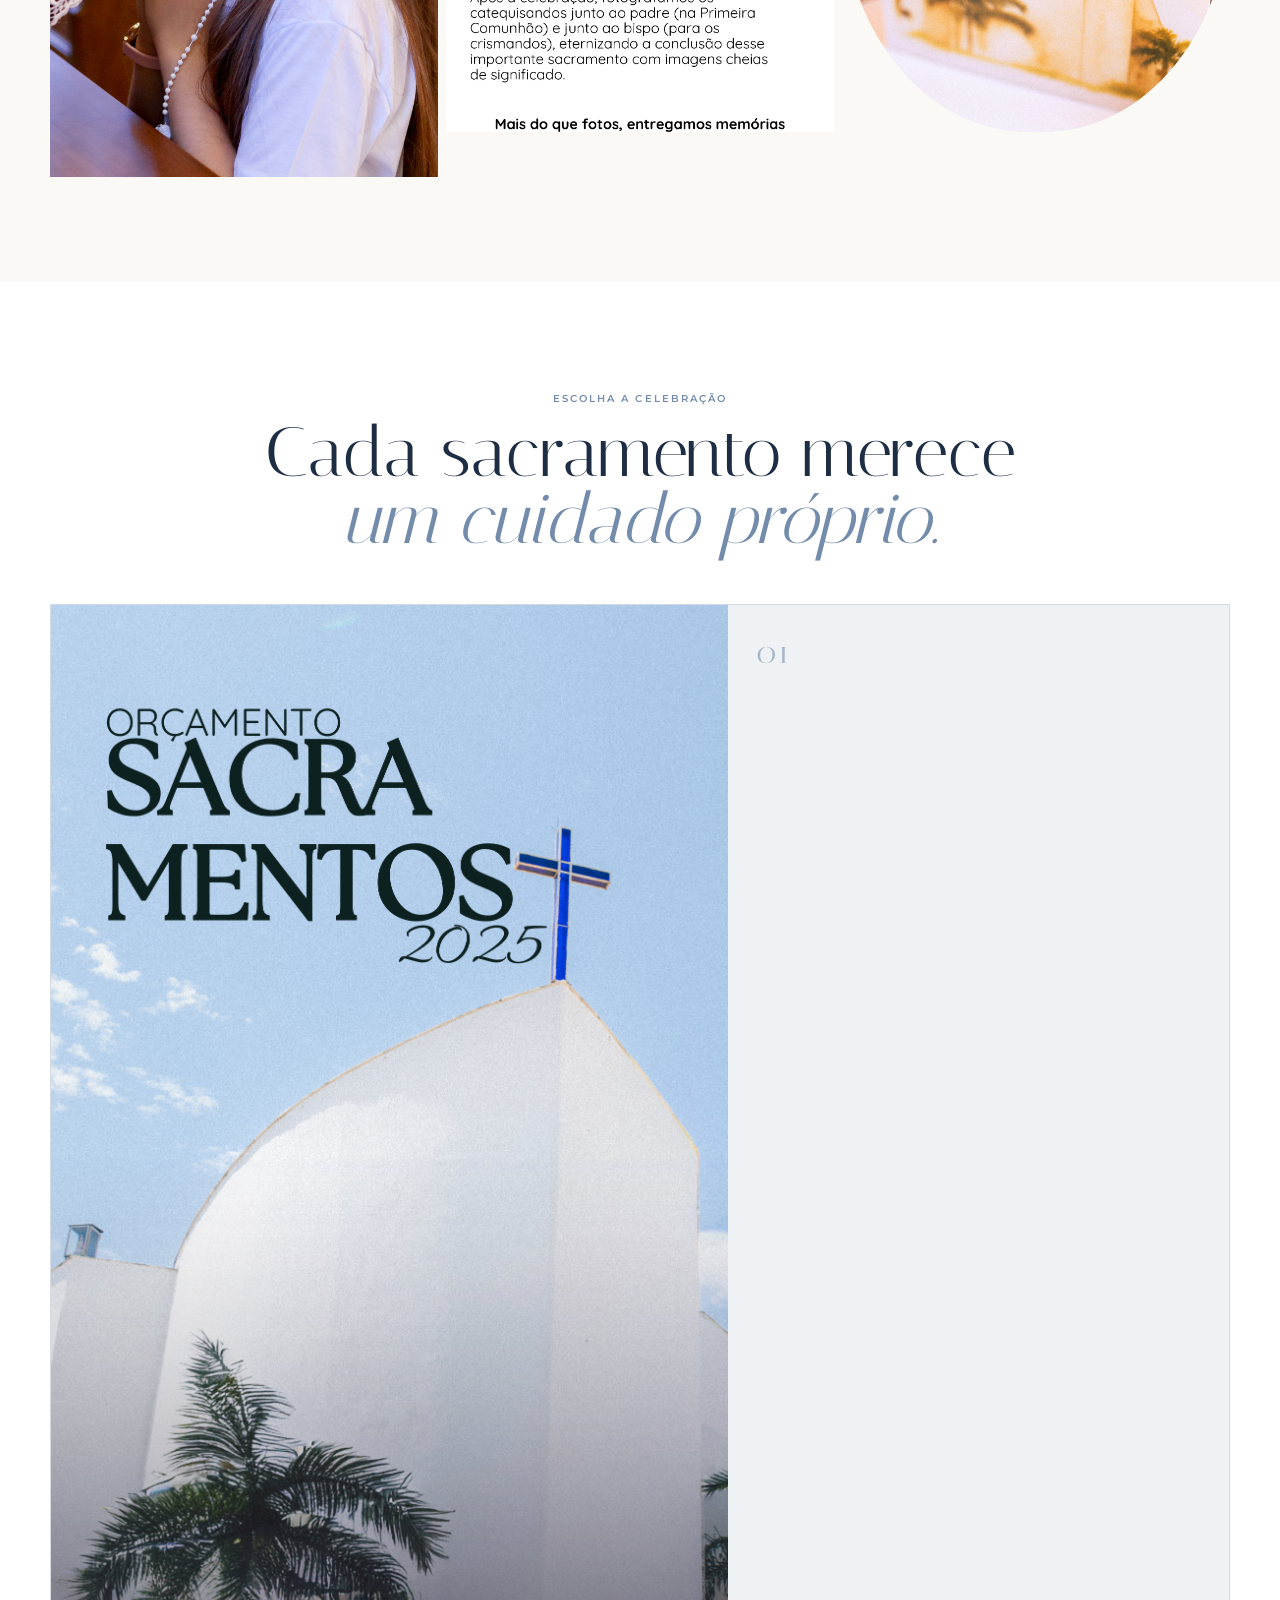
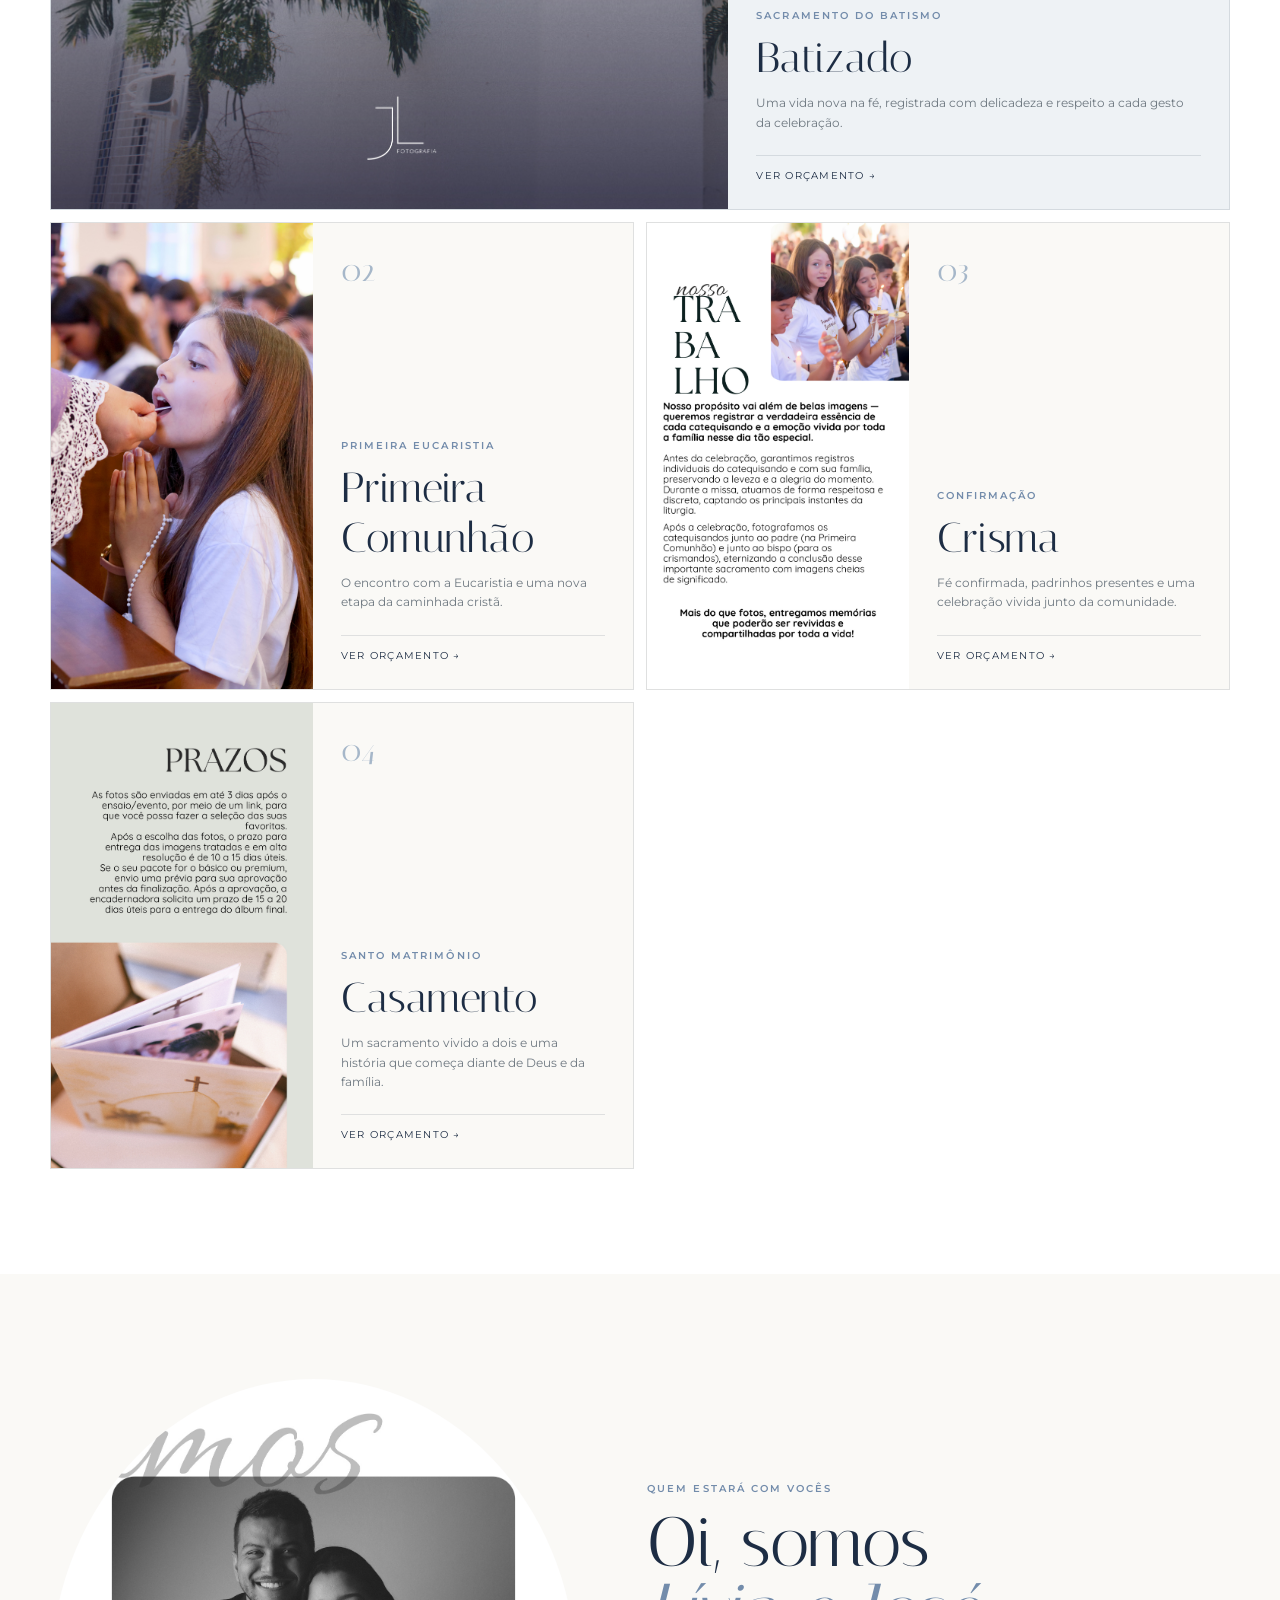
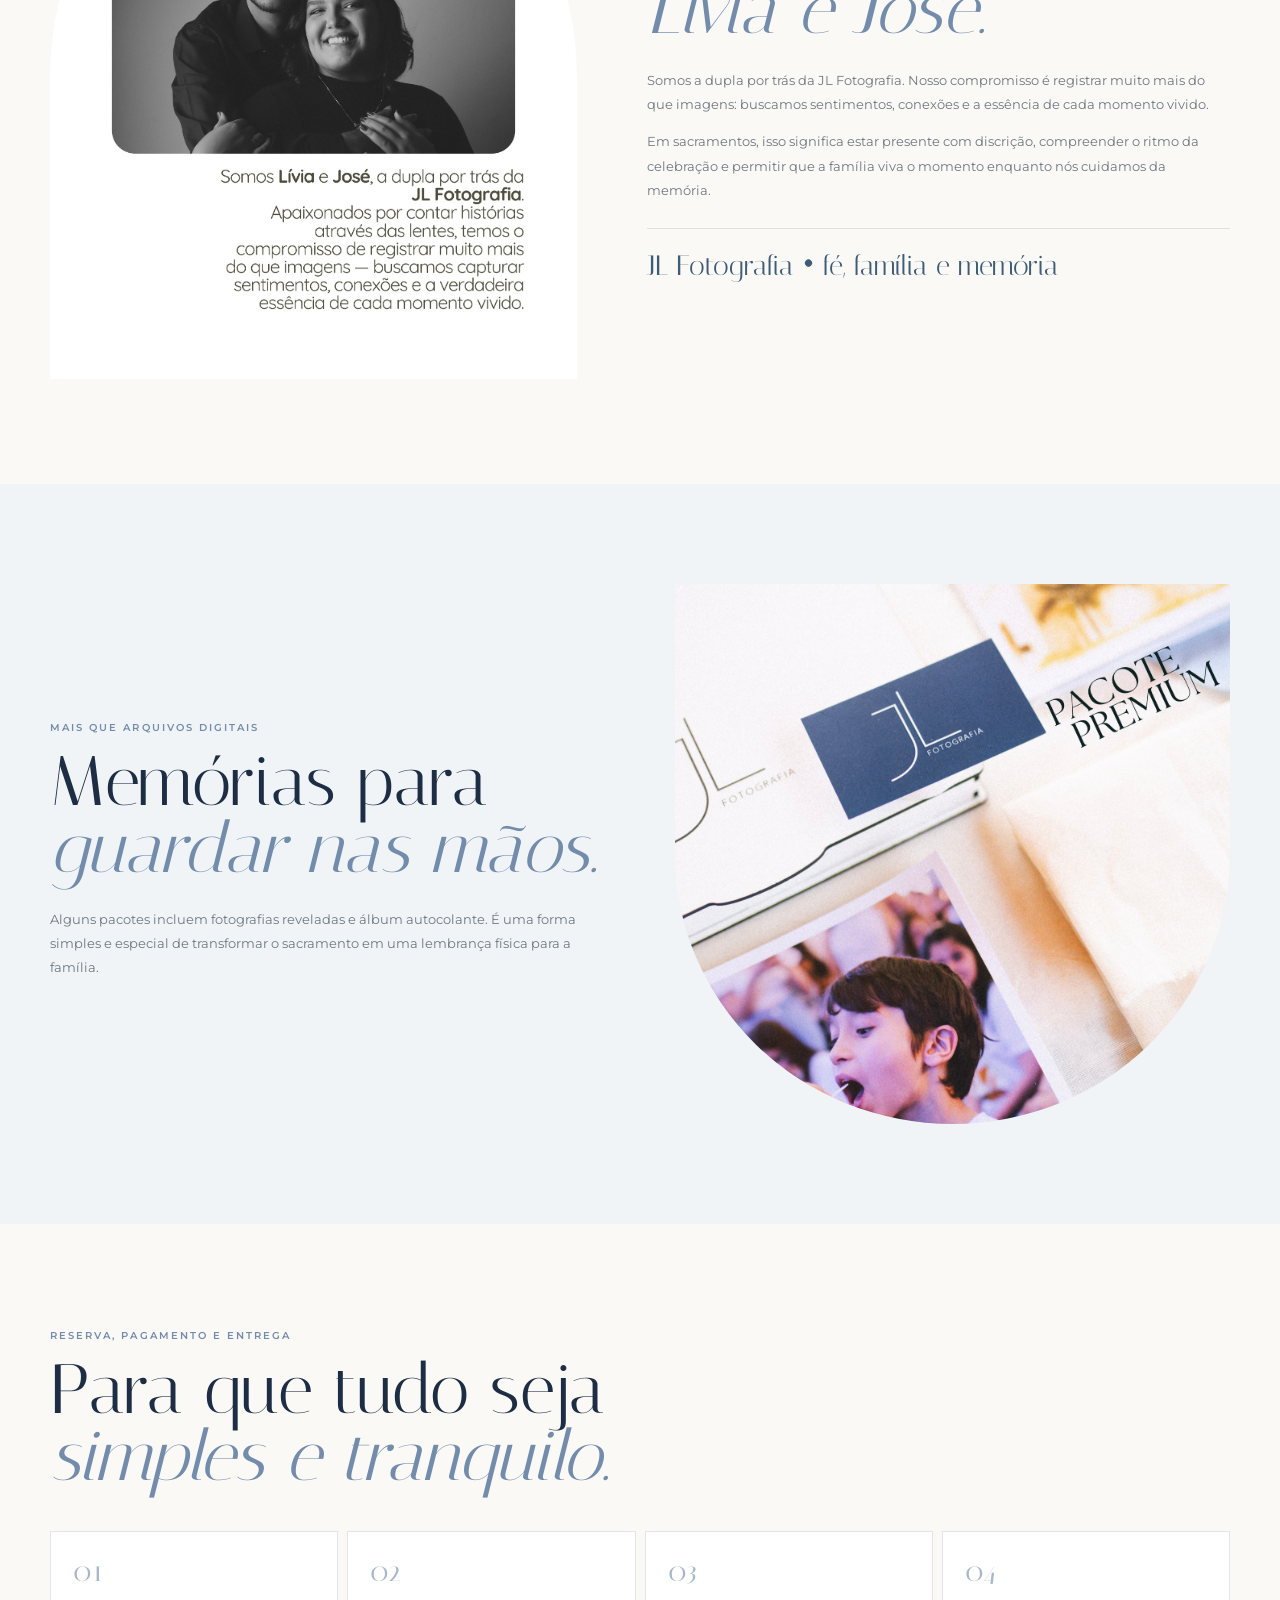
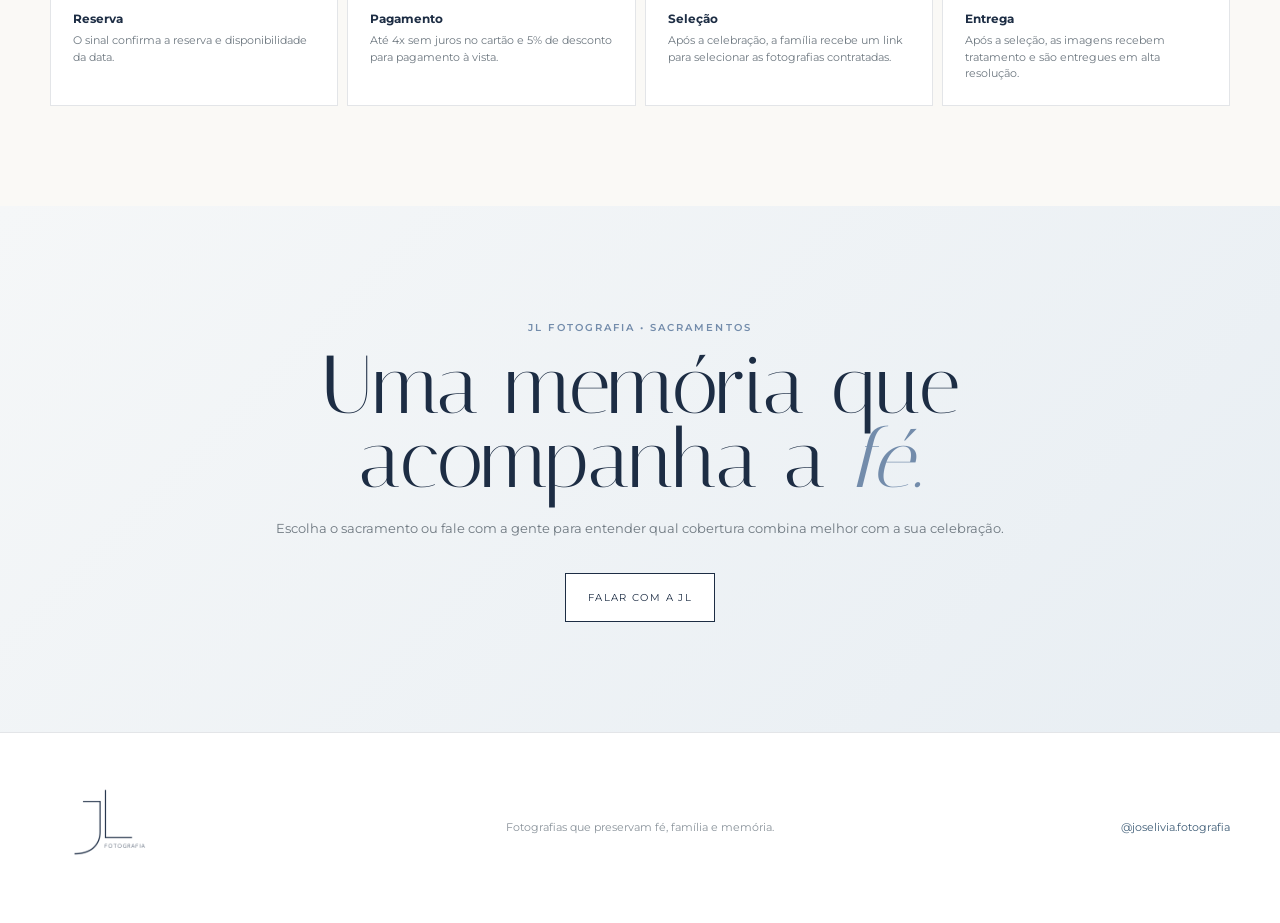
<file: sacramentos/index.html>
<!doctype html>
<html lang="pt-BR">
<head>
  <meta charset="utf-8">
  <meta name="viewport" content="width=device-width,initial-scale=1">
  <meta name="theme-color" content="#F7F5F1">
  <title>Sacramentos | JL Fotografia</title>
  <meta name="description" content="Orçamentos para Primeira Comunhão, Crisma, Batizado e outros sacramentos com a JL Fotografia.">
  <link rel="preconnect" href="https://fonts.googleapis.com">
  <link rel="preconnect" href="https://fonts.gstatic.com" crossorigin>
  <link href="https://fonts.googleapis.com/css2?family=Italiana&family=Montserrat:wght@300;400;500;600&display=swap" rel="stylesheet">
  <link rel="stylesheet" href="style.css">
</head>
<body>

  <nav class="topbar">
    <div class="wrap nav-inner">
      <a href="../index.html" class="brand">
        <img src="assets/logo-azul.png" alt="JL Fotografia">
      </a>
      <a href="../index.html" class="nav-back">← Voltar aos orçamentos</a>
    </div>
  </nav>

  <header class="hero">
    <div class="hero-photo">
      <img src="assets/hero.jpg" alt="Igreja">
    </div>
    <div class="hero-wash"></div>

    <div class="wrap hero-content">
      <span class="eyebrow">JL Fotografia • Sacramentos</span>
      <h1>Memórias que<br>nascem da <em>fé.</em></h1>
      <p>
        Um olhar delicado para momentos que carregam significado:
        Primeira Comunhão, Crisma, Batizado e outras celebrações que fazem parte da história da família.
      </p>
      <a class="btn" href="#sacramentos">Conhecer os sacramentos</a>
    </div>

    <div class="hero-curve"></div>
  </header>

  <main>
    <section class="manifesto wrap">
      <span class="eyebrow">Nosso olhar</span>
      <h2>Fotografar com leveza,<br>respeito e <em>sensibilidade.</em></h2>
      <p>
        Antes da celebração, buscamos os registros individuais e com a família.
        Durante a missa, atuamos de forma discreta e atenta aos principais momentos da liturgia.
        Depois, guardamos também os encontros que encerram esse dia com significado.
      </p>
    </section>

    <section class="editorial-gallery wrap">
      <figure class="arch">
        <img src="assets/eucaristia.jpg" alt="Primeira Comunhão">
      </figure>
      <figure>
        <img src="assets/liturgia.jpg" alt="Celebração sacramental">
      </figure>
      <figure class="soft">
        <img src="assets/comunhao-card.jpg" alt="Detalhe da Primeira Comunhão">
      </figure>
    </section>

    <section class="sacrament-section" id="sacramentos">
      <div class="wrap">
        <div class="section-head">
          <span class="eyebrow">Escolha a celebração</span>
          <h2>Cada sacramento merece<br><em>um cuidado próprio.</em></h2>
        </div>

        <div class="sacrament-grid">
          <a class="sacrament-card featured" href="../batizados/index.html">
            <div class="sacrament-image">
              <img src="assets/hero.jpg" alt="Batizado">
            </div>
            <div class="sacrament-copy">
              <span class="number">01</span>
              <span class="eyebrow">Sacramento do Batismo</span>
              <h3>Batizado</h3>
              <p>Uma vida nova na fé, registrada com delicadeza e respeito a cada gesto da celebração.</p>
              <span class="open">Ver orçamento →</span>
            </div>
          </a>

          <a class="sacrament-card" href="comunhao.html">
            <div class="sacrament-image">
              <img src="assets/eucaristia.jpg" alt="Primeira Comunhão">
            </div>
            <div class="sacrament-copy">
              <span class="number">02</span>
              <span class="eyebrow">Primeira Eucaristia</span>
              <h3>Primeira Comunhão</h3>
              <p>O encontro com a Eucaristia e uma nova etapa da caminhada cristã.</p>
              <span class="open">Ver orçamento →</span>
            </div>
          </a>

          <a class="sacrament-card" href="crisma.html">
            <div class="sacrament-image">
              <img src="assets/liturgia.jpg" alt="Crisma">
            </div>
            <div class="sacrament-copy">
              <span class="number">03</span>
              <span class="eyebrow">Confirmação</span>
              <h3>Crisma</h3>
              <p>Fé confirmada, padrinhos presentes e uma celebração vivida junto da comunidade.</p>
              <span class="open">Ver orçamento →</span>
            </div>
          </a>

          <a class="sacrament-card" href="../casamentos/index.html">
            <div class="sacrament-image">
              <img src="assets/album.jpg" alt="Casamento">
            </div>
            <div class="sacrament-copy">
              <span class="number">04</span>
              <span class="eyebrow">Santo Matrimônio</span>
              <h3>Casamento</h3>
              <p>Um sacramento vivido a dois e uma história que começa diante de Deus e da família.</p>
              <span class="open">Ver orçamento →</span>
            </div>
          </a>
        </div>
      </div>
    </section>

    <section class="about wrap">
      <div class="about-photo">
        <img src="assets/fotografos.jpg" alt="Lívia e José, fotógrafos da JL Fotografia">
      </div>
      <div class="about-copy">
        <span class="eyebrow">Quem estará com vocês</span>
        <h2>Oi, somos<br><em>Lívia e José.</em></h2>
        <p>
          Somos a dupla por trás da JL Fotografia. Nosso compromisso é registrar muito mais do que imagens:
          buscamos sentimentos, conexões e a essência de cada momento vivido.
        </p>
        <p>
          Em sacramentos, isso significa estar presente com discrição, compreender o ritmo da celebração e
          permitir que a família viva o momento enquanto nós cuidamos da memória.
        </p>
        <div class="signature">JL Fotografia • fé, família e memória</div>
      </div>
    </section>

    <section class="delivery">
      <div class="wrap delivery-grid">
        <div class="delivery-copy">
          <span class="eyebrow">Mais que arquivos digitais</span>
          <h2>Memórias para<br><em>guardar nas mãos.</em></h2>
          <p>
            Alguns pacotes incluem fotografias reveladas e álbum autocolante.
            É uma forma simples e especial de transformar o sacramento em uma lembrança física para a família.
          </p>
        </div>

        <div class="delivery-photo">
          <img src="assets/produto.jpg" alt="Entrega física JL Fotografia">
        </div>
      </div>
    </section>

    <section class="info wrap">
      <div class="info-head">
        <span class="eyebrow">Reserva, pagamento e entrega</span>
        <h2>Para que tudo seja<br><em>simples e tranquilo.</em></h2>
      </div>

      <div class="info-grid">
        <article>
          <span>01</span>
          <strong>Reserva</strong>
          <p>O sinal confirma a reserva e disponibilidade da data.</p>
        </article>
        <article>
          <span>02</span>
          <strong>Pagamento</strong>
          <p>Até 4x sem juros no cartão e 5% de desconto para pagamento à vista.</p>
        </article>
        <article>
          <span>03</span>
          <strong>Seleção</strong>
          <p>Após a celebração, a família recebe um link para selecionar as fotografias contratadas.</p>
        </article>
        <article>
          <span>04</span>
          <strong>Entrega</strong>
          <p>Após a seleção, as imagens recebem tratamento e são entregues em alta resolução.</p>
        </article>
      </div>
    </section>

    <section class="final">
      <div class="wrap final-inner">
        <span class="eyebrow">JL Fotografia • Sacramentos</span>
        <h2>Uma memória que<br>acompanha a <em>fé.</em></h2>
        <p>Escolha o sacramento ou fale com a gente para entender qual cobertura combina melhor com a sua celebração.</p>
        <a class="btn" href="https://wa.me/5534992036533?text=Olá!%20Gostaria%20de%20um%20orçamento%20para%20um%20sacramento." target="_blank" rel="noopener">Falar com a JL</a>
      </div>
    </section>
  </main>

  <footer>
    <div class="wrap footer-inner">
      <img src="assets/logo-azul.png" alt="JL Fotografia">
      <p>Fotografias que preservam fé, família e memória.</p>
      <a href="https://instagram.com/joselivia.fotografia" target="_blank" rel="noopener">@joselivia.fotografia</a>
    </div>
  </footer>

</body>
</html>
</file>
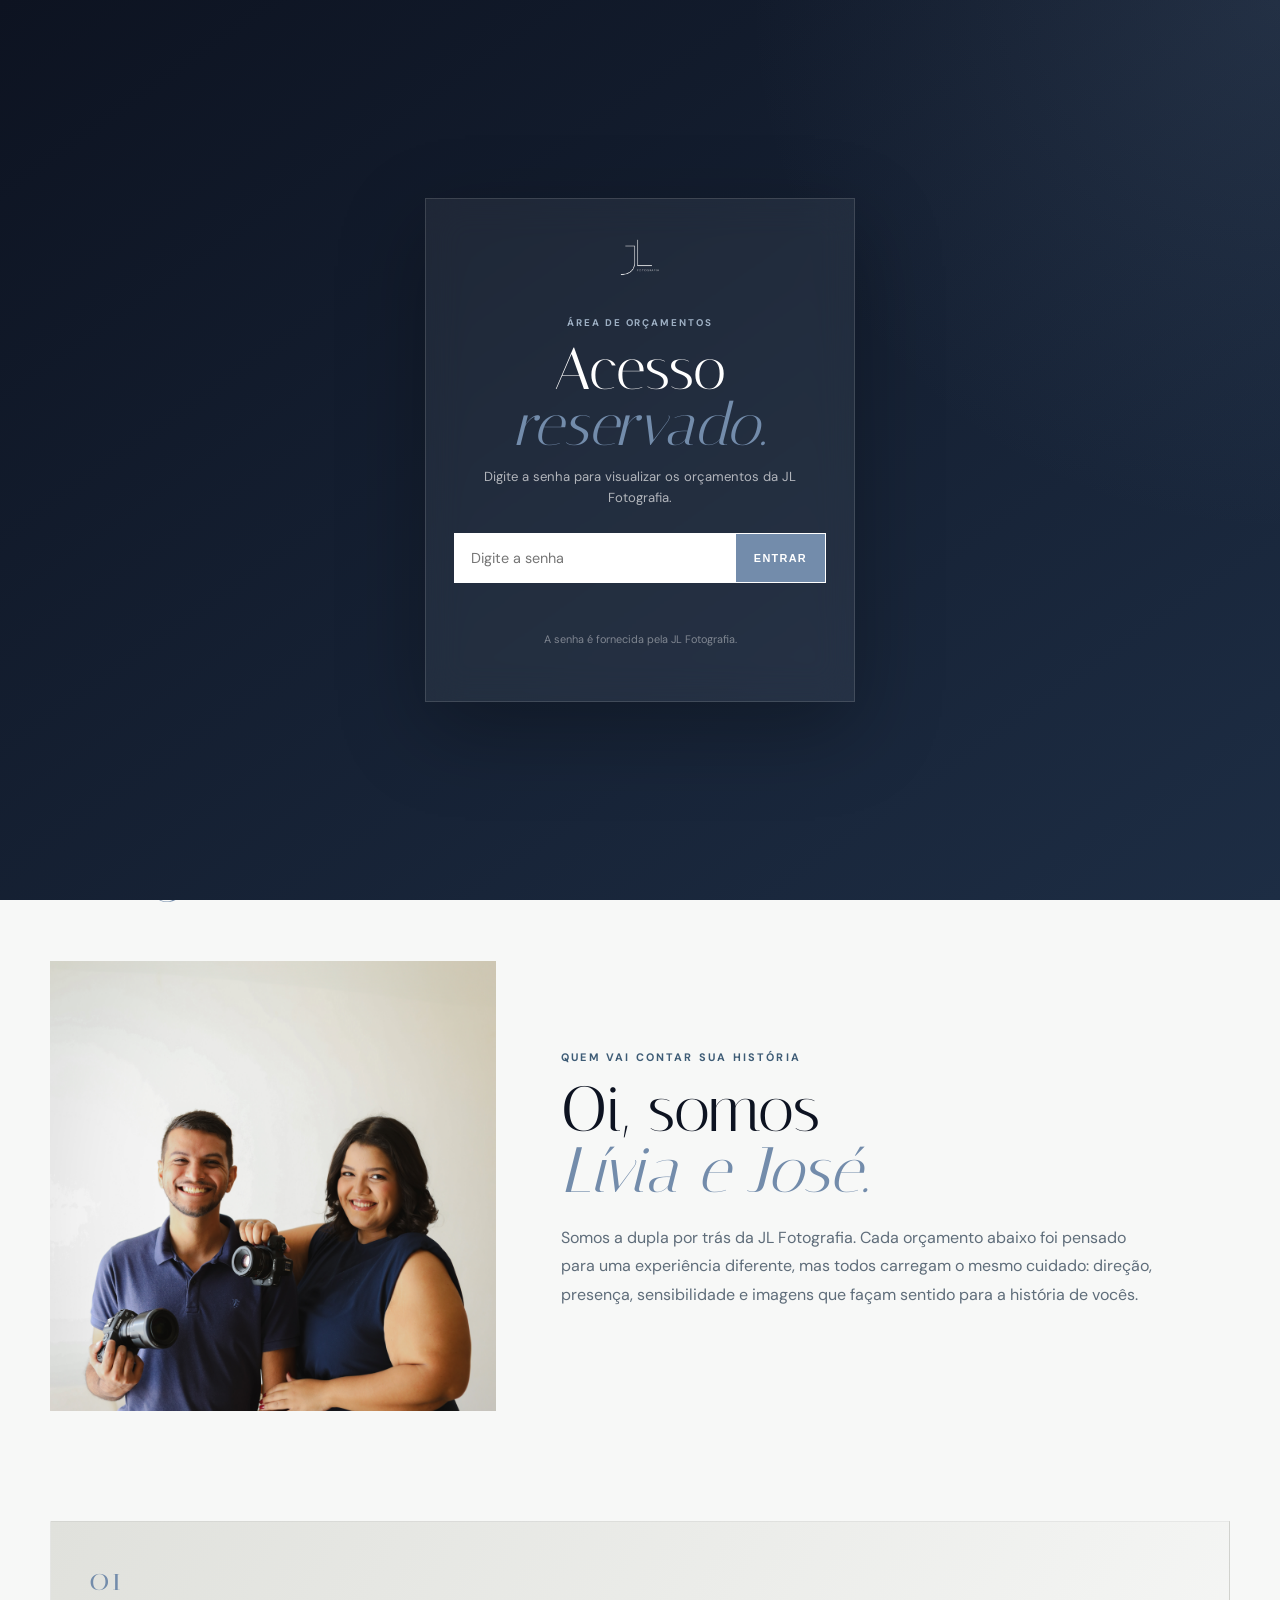
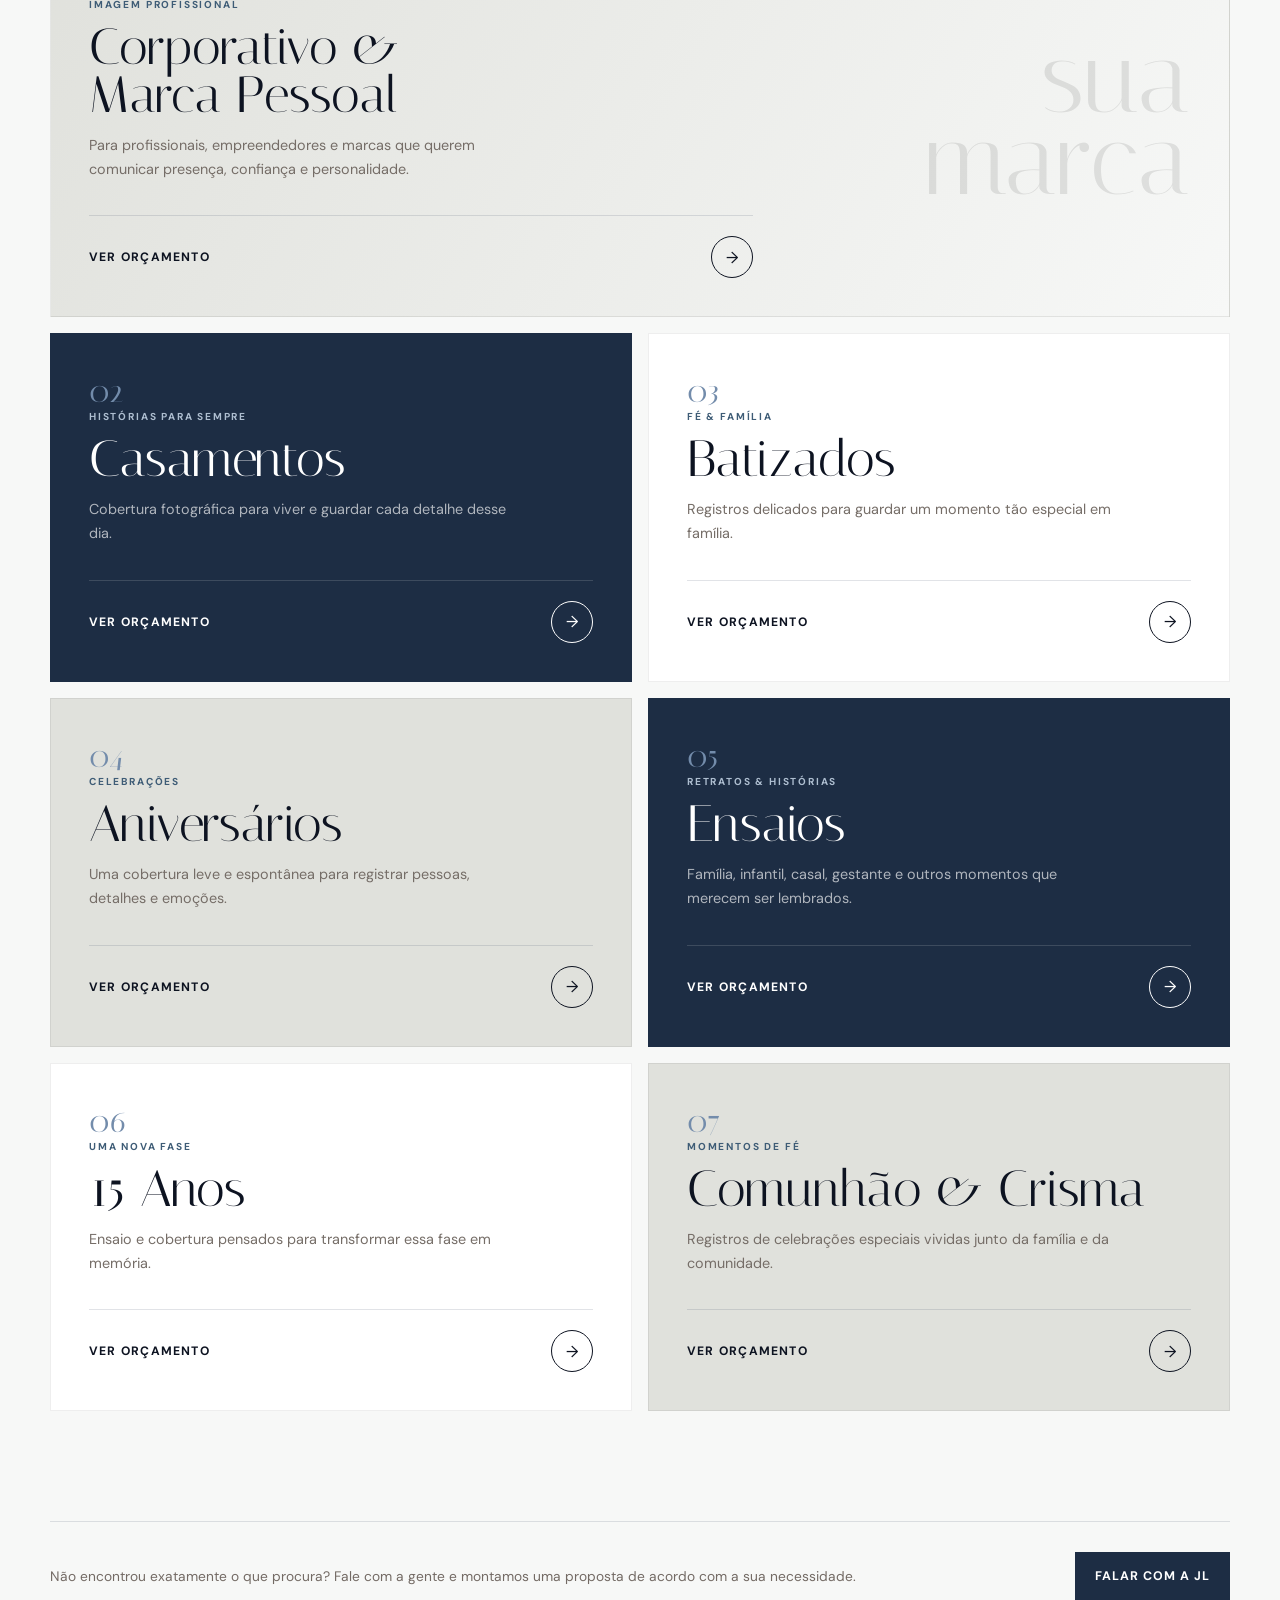
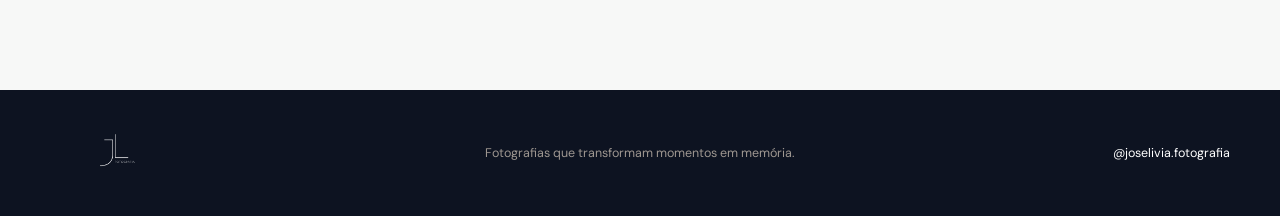
<file: index_orcamentos_jl_com_senha.html>
<!DOCTYPE html>
<html lang="pt-BR">
<head>
  <meta charset="UTF-8" />
  <meta name="viewport" content="width=device-width, initial-scale=1.0" />
  <meta name="theme-color" content="#0D1321" />
  <title>Orçamentos | JL Fotografia</title>
  <meta name="description" content="Escolha o tipo de ensaio ou cobertura e acesse o orçamento da JL Fotografia." />
  <link rel="preconnect" href="https://fonts.googleapis.com">
  <link rel="preconnect" href="https://fonts.gstatic.com" crossorigin>
  <link href="https://fonts.googleapis.com/css2?family=DM+Sans:wght@400;500;600;700&family=Italiana&display=swap" rel="stylesheet">
  <style>
    :root{--ink:#171513;--ink2:#24201d;--paper:#f6f3ef;--paper2:#eee7e0;--sand:#dccdc0;--taupe:#9a8372;--white:#fff;--line:rgba(23,21,19,.12);--shadow:0 22px 60px rgba(29,23,18,.08)}
    *{box-sizing:border-box}html{scroll-behavior:smooth}body{margin:0;font-family:"DM Sans",sans-serif;color:var(--ink);background:var(--paper);-webkit-font-smoothing:antialiased}a{text-decoration:none;color:inherit}.shell{width:min(1180px,calc(100% - 40px));margin-inline:auto}.eyebrow{display:inline-block;font-size:.68rem;font-weight:700;letter-spacing:.20em;text-transform:uppercase;color:var(--taupe)}h1,h2,h3{font-family:"Italiana",serif;font-weight:400;margin:0}em{font-style:italic;color:var(--taupe)}
    .hero{background:var(--ink);color:#fff;position:relative;overflow:hidden}.hero:before{content:"";position:absolute;width:520px;height:520px;border-radius:50%;border:1px solid rgba(255,255,255,.08);right:-150px;top:-180px}.hero:after{content:"";position:absolute;width:290px;height:290px;border-radius:50%;border:1px solid rgba(255,255,255,.06);left:-110px;bottom:-120px}.nav{min-height:84px;display:flex;align-items:center;justify-content:space-between;position:relative;z-index:2}.brand{display:flex;align-items:baseline;gap:9px}.brand-mark{font-family:"Italiana",serif;font-size:2rem;letter-spacing:.05em}.brand-text{font-size:.62rem;letter-spacing:.30em;text-transform:uppercase}.nav-link{font-size:.72rem;letter-spacing:.15em;text-transform:uppercase;color:rgba(255,255,255,.76);padding-bottom:5px;border-bottom:1px solid rgba(255,255,255,.35)}.hero-content{position:relative;z-index:2;padding:90px 0 110px;text-align:center}.hero-content .eyebrow{color:#d9c8ba}.hero-content h1{font-size:clamp(4rem,8vw,7.6rem);line-height:.88;max-width:900px;margin:18px auto 22px}.hero-content p{max-width:610px;margin:0 auto;color:rgba(255,255,255,.72);line-height:1.75;font-size:1rem}
    .intro{padding:95px 0 55px;display:grid;grid-template-columns:1fr 1fr;gap:70px;align-items:end}.intro h2{font-size:clamp(3rem,5vw,5rem);line-height:.96;margin-top:14px}.intro p{margin:0;line-height:1.8;color:#706862;max-width:520px}.budgets{padding:30px 0 110px}.budget-grid{display:grid;grid-template-columns:repeat(2,1fr);gap:16px}.budget-card{position:relative;background:#fff;min-height:330px;padding:38px;border:1px solid rgba(23,21,19,.07);display:flex;flex-direction:column;justify-content:space-between;overflow:hidden;transition:.28s ease}.budget-card:hover{transform:translateY(-4px);box-shadow:var(--shadow)}.budget-card.dark{background:var(--ink2);color:#fff;border-color:transparent}.budget-card.highlight{background:var(--paper2)}.budget-number{font-family:"Italiana",serif;font-size:2rem;color:#b9a293}.budget-card.dark .budget-number{color:#d7c3b4}.budget-content{position:relative;z-index:2}.budget-kicker{display:block;font-size:.63rem;letter-spacing:.18em;text-transform:uppercase;font-weight:700;color:var(--taupe);margin-bottom:12px}.budget-card.dark .budget-kicker{color:#cfbcaf}.budget-card h3{font-size:clamp(2.2rem,4vw,3.8rem);line-height:.94;margin-bottom:15px}.budget-card p{max-width:430px;color:#756d67;line-height:1.65;font-size:.9rem;margin:0}.budget-card.dark p{color:rgba(255,255,255,.65)}.budget-footer{position:relative;z-index:2;margin-top:34px;display:flex;align-items:center;justify-content:space-between;gap:20px;padding-top:20px;border-top:1px solid var(--line)}.budget-card.dark .budget-footer{border-color:rgba(255,255,255,.14)}.budget-link{font-size:.76rem;font-weight:700;letter-spacing:.10em;text-transform:uppercase}.arrow{width:42px;height:42px;border-radius:50%;border:1px solid currentColor;display:grid;place-items:center;transition:.25s ease}.budget-card:hover .arrow{transform:translateX(3px)}.budget-card.featured{grid-column:1/-1;min-height:300px;display:grid;grid-template-columns:1.25fr .75fr;align-items:center;gap:40px;background:linear-gradient(120deg,#ded2c8,#f0e9e3)}.featured-side{display:flex;justify-content:flex-end;align-items:center}.featured-word{font-family:"Italiana",serif;font-size:clamp(4rem,8vw,7rem);line-height:.8;color:rgba(23,21,19,.10);text-align:right;user-select:none}
    .note{display:flex;justify-content:space-between;gap:30px;align-items:center;padding:30px 0 90px;border-top:1px solid var(--line)}.note p{margin:0;color:#736a64;font-size:.86rem;line-height:1.6}.whatsapp{flex:none;display:inline-flex;min-height:48px;align-items:center;justify-content:center;padding:0 20px;background:var(--ink);color:#fff;font-weight:700;font-size:.78rem;letter-spacing:.08em;text-transform:uppercase}footer{background:#11100f;color:#fff;padding:38px 0}.footer-inner{display:grid;grid-template-columns:1fr 1fr 1fr;align-items:center;gap:20px}.footer-inner p{margin:0;text-align:center;color:#9e9791;font-size:.78rem}.footer-inner a{text-align:right;font-size:.78rem}
    @media(max-width:800px){.intro{grid-template-columns:1fr;gap:22px;padding-top:70px}.budget-card.featured{grid-template-columns:1fr}.featured-side{justify-content:flex-start}.featured-word{text-align:left;font-size:4.3rem}.footer-inner{grid-template-columns:1fr;text-align:center}.footer-inner a{text-align:center}}
    @media(max-width:600px){.shell{width:min(100% - 24px,1180px)}.nav{min-height:66px}.brand-mark{font-size:1.7rem}.brand-text{font-size:.53rem}.nav-link{font-size:.59rem}.hero-content{padding:68px 0 78px}.hero-content h1{font-size:3.65rem}.hero-content p{font-size:.88rem;line-height:1.65}.intro{padding:58px 0 32px}.intro h2{font-size:2.75rem}.intro p{font-size:.88rem;line-height:1.65}.budget-grid{grid-template-columns:repeat(2,1fr);gap:8px}.budget-card{min-height:235px;padding:18px 14px}.budget-card.featured{min-height:245px;padding:22px 18px;gap:18px}.budget-number{font-size:1.45rem}.budget-kicker{font-size:.52rem;margin-bottom:8px;letter-spacing:.12em}.budget-card h3{font-size:1.72rem;margin-bottom:10px}.budget-card p{font-size:.72rem;line-height:1.45}.budget-footer{margin-top:20px;padding-top:12px}.budget-link{font-size:.58rem;letter-spacing:.05em}.arrow{width:32px;height:32px;font-size:.76rem}.featured-word{font-size:3.2rem}.budgets{padding-bottom:70px}.note{flex-direction:column;align-items:stretch;padding:25px 0 60px}.whatsapp{width:100%}}
  
    /* Paleta oficial JL */
    :root{
      --ink:#0D1321;
      --ink-2:#1D2D44;
      --paper:#F7F8F7;
      --paper-2:#E0E1DC;
      --sand:#E0E1DC;
      --taupe:#3E5C76;
      --white:#fff;
      --line:rgba(29,45,68,.13);
      --shadow:0 22px 60px rgba(13,19,33,.10);
    }
    .hero{background:#0D1321}
    .hero-content .eyebrow{color:#738CAB}
    .hero-content h1 em,h2 em{color:#738CAB}
    .budget-card.dark{background:#1D2D44}
    .budget-card.highlight{background:#E0E1DC}
    .budget-number{color:#738CAB}
    .budget-card.dark .budget-number{color:#738CAB}
    .budget-kicker{color:#3E5C76}
    .budget-card.dark .budget-kicker{color:#AEBED0}
    .budget-card.featured{background:linear-gradient(120deg,#E0E1DC,#F7F8F7)}
    .whatsapp{background:#1D2D44}
    footer{background:#0D1321}
    .brand-logo img{width:150px;height:auto;object-fit:contain}
    .footer-inner .brand-logo img{width:135px}

    .hub-about{
      padding:10px 0 80px;
      display:grid;
      grid-template-columns:.8fr 1.2fr;
      gap:65px;
      align-items:center;
    }
    .hub-about-photo{overflow:hidden;background:#E0E1DC}
    .hub-about-photo img{
      width:100%;
      height:450px;
      object-fit:cover;
      object-position:center 30%;
      display:block;
    }
    .hub-about-copy h2{
      font-size:clamp(3rem,5vw,5rem);
      line-height:.95;
      margin:14px 0 22px;
    }
    .hub-about-copy p{color:#5F6D7A;line-height:1.8;max-width:600px}
    @media(max-width:700px){
      .brand-logo img{width:112px}
      .hub-about{grid-template-columns:1fr;gap:24px;padding:0 0 55px}
      .hub-about-photo img{height:330px}
      .hub-about-copy h2{font-size:2.7rem}
      .hub-about-copy p{font-size:.85rem}
    }

  
    /* =========================
       ACESSO PROTEGIDO
    ========================== */
    body.locked{overflow:hidden}
    .access-lock{
      position:fixed;
      inset:0;
      z-index:99999;
      display:grid;
      place-items:center;
      padding:20px;
      background:
        radial-gradient(circle at top right,rgba(115,140,171,.15),transparent 34%),
        linear-gradient(145deg,#0D1321,#1D2D44);
      color:#fff;
    }
    .access-lock.hidden{display:none}
    .access-card{
      width:min(430px,100%);
      background:rgba(255,255,255,.06);
      border:1px solid rgba(224,225,220,.15);
      backdrop-filter:blur(18px);
      -webkit-backdrop-filter:blur(18px);
      padding:34px 28px 28px;
      text-align:center;
      box-shadow:0 28px 80px rgba(0,0,0,.28);
    }
    .access-logo{
      width:150px;
      max-width:55%;
      margin:0 auto 28px;
      display:block;
    }
    .access-kicker{
      display:block;
      color:#9EB0C4;
      font-size:.61rem;
      font-weight:700;
      letter-spacing:.20em;
      text-transform:uppercase;
      margin-bottom:12px;
    }
    .access-card h2{
      font-size:clamp(2.4rem,7vw,3.7rem);
      line-height:.95;
      margin-bottom:12px;
      color:#fff;
    }
    .access-card h2 em{color:#738CAB}
    .access-card p{
      margin:0 auto 24px;
      max-width:330px;
      color:rgba(255,255,255,.65);
      font-size:.82rem;
      line-height:1.65;
    }
    .password-wrap{
      display:grid;
      grid-template-columns:1fr auto;
      background:#fff;
      border:1px solid rgba(255,255,255,.18);
      overflow:hidden;
    }
    .password-wrap input{
      width:100%;
      min-width:0;
      border:0;
      outline:0;
      padding:15px 16px;
      color:#0D1321;
      background:#fff;
      font-family:"DM Sans",sans-serif;
      font-size:.9rem;
    }
    .password-wrap button{
      border:0;
      padding:0 18px;
      background:#738CAB;
      color:#fff;
      font-weight:700;
      font-size:.68rem;
      letter-spacing:.12em;
      text-transform:uppercase;
      cursor:pointer;
    }
    .access-error{
      min-height:18px;
      margin-top:12px;
      color:#F0B7B7;
      font-size:.72rem;
    }
    .access-help{
      margin-top:18px !important;
      font-size:.68rem !important;
      color:rgba(255,255,255,.42) !important;
    }
    @media(max-width:600px){
      .access-card{padding:28px 20px 22px}
      .access-logo{width:125px}
      .password-wrap button{padding:0 14px;font-size:.60rem}
    }

  </style>
</head>
<body class="locked">

  <div class="access-lock" id="accessLock" aria-modal="true" role="dialog" aria-labelledby="accessTitle">
    <div class="access-card">
      <img src="assets/logo-branca.png" alt="JL Fotografia" class="access-logo">
      <span class="access-kicker">Área de orçamentos</span>
      <h2 id="accessTitle">Acesso<br><em>reservado.</em></h2>
      <p>Digite a senha para visualizar os orçamentos da JL Fotografia.</p>

      <form id="accessForm">
        <div class="password-wrap">
          <input
            type="password"
            id="accessPassword"
            placeholder="Digite a senha"
            autocomplete="current-password"
            aria-label="Senha de acesso"
          >
          <button type="submit">Entrar</button>
        </div>
        <div class="access-error" id="accessError" aria-live="polite"></div>
      </form>

      <p class="access-help">A senha é fornecida pela JL Fotografia.</p>
    </div>
  </div>

  <header class="hero">
    <nav class="nav shell">
      <a href="#" class="brand brand-logo" aria-label="JL Fotografia"><img src="assets/logo-branca.png" alt="JL Fotografia"></a>
      <a href="#orcamentos" class="nav-link">Orçamentos</a>
    </nav>
    <div class="hero-content shell">
      <span class="eyebrow">JL Fotografia</span>
      <h1>Escolha o seu<br><em>orçamento.</em></h1>
      <p>Cada história pede um olhar diferente. Selecione abaixo o tipo de ensaio ou cobertura que você procura para conhecer nossos pacotes e investimentos.</p>
    </div>
  </header>
  <main>
    <section class="intro shell">
      <div><span class="eyebrow">Nossos serviços</span><h2>Qual momento vamos<br><em>fotografar?</em></h2></div>
      <p>Criamos propostas específicas para cada tipo de experiência. Toque no orçamento desejado para visualizar todos os detalhes, opções de pacotes, adicionais e formas de pagamento.</p>
    </section>

    <section class="hub-about shell">
      <div class="hub-about-photo">
        <img src="assets/fotografos-jl.jpeg" alt="Lívia e José, fotógrafos da JL Fotografia">
      </div>
      <div class="hub-about-copy">
        <span class="eyebrow">Quem vai contar sua história</span>
        <h2>Oi, somos<br><em>Lívia e José.</em></h2>
        <p>
          Somos a dupla por trás da JL Fotografia. Cada orçamento abaixo foi pensado
          para uma experiência diferente, mas todos carregam o mesmo cuidado:
          direção, presença, sensibilidade e imagens que façam sentido para a história de vocês.
        </p>
      </div>
    </section>

    <section class="budgets shell" id="orcamentos">
      <div class="budget-grid">
        <a class="budget-card featured" href="corporativos/index.html"><div class="budget-content"><span class="budget-number">01</span><span class="budget-kicker">Imagem profissional</span><h3>Corporativo &<br>Marca Pessoal</h3><p>Para profissionais, empreendedores e marcas que querem comunicar presença, confiança e personalidade.</p><div class="budget-footer"><span class="budget-link">Ver orçamento</span><span class="arrow">→</span></div></div><div class="featured-side"><div class="featured-word">sua<br>marca</div></div></a>
        <a class="budget-card dark" href="casamentos/index.html"><div class="budget-content"><span class="budget-number">02</span><span class="budget-kicker">Histórias para sempre</span><h3>Casamentos</h3><p>Cobertura fotográfica para viver e guardar cada detalhe desse dia.</p></div><div class="budget-footer"><span class="budget-link">Ver orçamento</span><span class="arrow">→</span></div></a>
        <a class="budget-card" href="batizados/index.html"><div class="budget-content"><span class="budget-number">03</span><span class="budget-kicker">Fé & família</span><h3>Batizados</h3><p>Registros delicados para guardar um momento tão especial em família.</p></div><div class="budget-footer"><span class="budget-link">Ver orçamento</span><span class="arrow">→</span></div></a>
        <a class="budget-card highlight" href="aniversarios/index.html"><div class="budget-content"><span class="budget-number">04</span><span class="budget-kicker">Celebrações</span><h3>Aniversários</h3><p>Uma cobertura leve e espontânea para registrar pessoas, detalhes e emoções.</p></div><div class="budget-footer"><span class="budget-link">Ver orçamento</span><span class="arrow">→</span></div></a>
        <a class="budget-card dark" href="ensaios/index.html"><div class="budget-content"><span class="budget-number">05</span><span class="budget-kicker">Retratos & histórias</span><h3>Ensaios</h3><p>Família, infantil, casal, gestante e outros momentos que merecem ser lembrados.</p></div><div class="budget-footer"><span class="budget-link">Ver orçamento</span><span class="arrow">→</span></div></a>
        <a class="budget-card" href="15anos/index.html"><div class="budget-content"><span class="budget-number">06</span><span class="budget-kicker">Uma nova fase</span><h3>15 Anos</h3><p>Ensaio e cobertura pensados para transformar essa fase em memória.</p></div><div class="budget-footer"><span class="budget-link">Ver orçamento</span><span class="arrow">→</span></div></a>
        <a class="budget-card highlight" href="sacramentos/index.html"><div class="budget-content"><span class="budget-number">07</span><span class="budget-kicker">Momentos de fé</span><h3>Comunhão & Crisma</h3><p>Registros de celebrações especiais vividas junto da família e da comunidade.</p></div><div class="budget-footer"><span class="budget-link">Ver orçamento</span><span class="arrow">→</span></div></a>
      </div>
    </section>
    <section class="note shell"><p>Não encontrou exatamente o que procura? Fale com a gente e montamos uma proposta de acordo com a sua necessidade.</p><a class="whatsapp" href="https://wa.me/5534996472198?text=Olá!%20Gostaria%20de%20solicitar%20um%20orçamento%20com%20a%20JL%20Fotografia." target="_blank" rel="noopener">Falar com a JL</a></section>
  </main>
  <footer><div class="footer-inner shell"><div class="brand brand-logo"><img src="assets/logo-branca.png" alt="JL Fotografia"></div><p>Fotografias que transformam momentos em memória.</p><a href="https://instagram.com/joselivia.fotografia" target="_blank" rel="noopener">@joselivia.fotografia</a></div></footer>

  <script>
    /* =====================================================
       SENHA DE ACESSO
       Troque apenas o valor abaixo.
       Observação: como este site não usa servidor/banco,
       esta é uma barreira simples contra acesso casual,
       não uma proteção de segurança forte.
    ====================================================== */
    const JL_ACCESS_PASSWORD = "JL2026";

    const accessLock = document.getElementById("accessLock");
    const accessForm = document.getElementById("accessForm");
    const accessPassword = document.getElementById("accessPassword");
    const accessError = document.getElementById("accessError");

    function unlockBudgetHub(){
      accessLock.classList.add("hidden");
      document.body.classList.remove("locked");
      sessionStorage.setItem("jlOrcamentosLiberado", "1");
    }

    if(sessionStorage.getItem("jlOrcamentosLiberado") === "1"){
      unlockBudgetHub();
    }else{
      setTimeout(() => accessPassword.focus(), 150);
    }

    accessForm.addEventListener("submit", function(event){
      event.preventDefault();

      if(accessPassword.value === JL_ACCESS_PASSWORD){
        accessError.textContent = "";
        unlockBudgetHub();
      }else{
        accessError.textContent = "Senha incorreta. Tente novamente.";
        accessPassword.value = "";
        accessPassword.focus();
      }
    });
  </script>

</body>
</html>
</file>
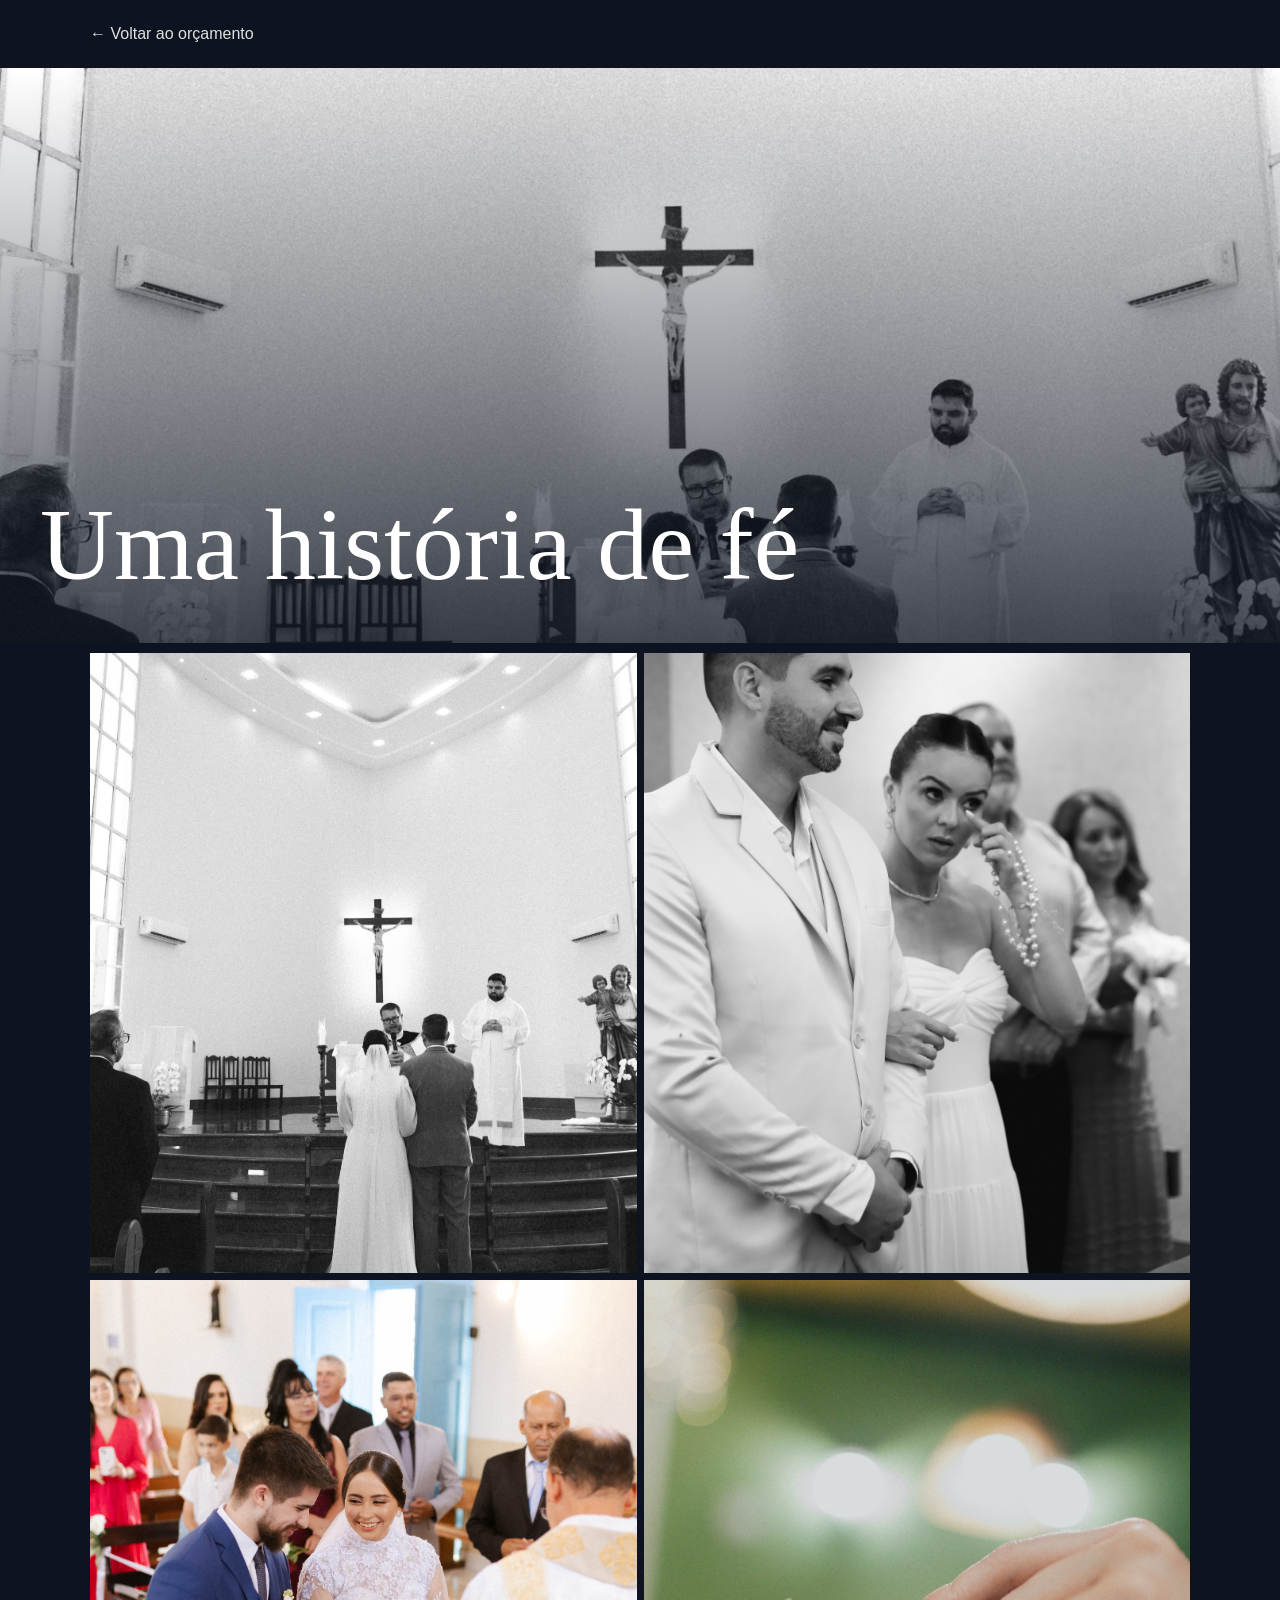
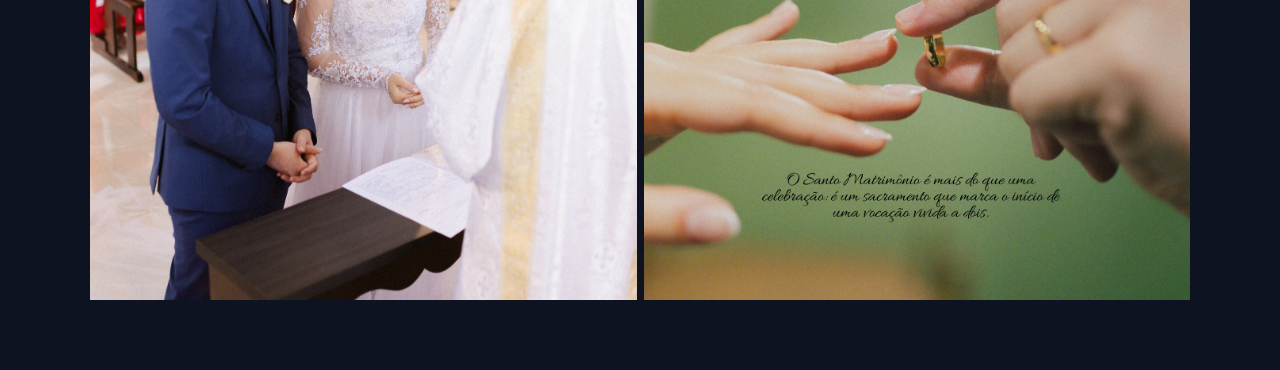
<file: casamentos/portfolio-1.html>
<!doctype html><html lang="pt-BR"><head><meta charset="utf-8"><meta name="viewport" content="width=device-width,initial-scale=1"><title>Uma história de fé | JL Fotografia</title><style>
body{margin:0;background:#0D1321;color:white;font-family:Arial,sans-serif}.top{padding:25px;width:min(1100px,calc(100% - 30px));margin:auto}.top a{color:#E0E1DC;text-decoration:none}.hero{min-height:55vh;display:flex;align-items:end;padding:40px;background-size:cover;background-position:center}.hero h1{font:400 clamp(3rem,8vw,7rem) Georgia,serif;margin:0}.gallery{width:min(1100px,calc(100% - 20px));margin:10px auto 70px;display:grid;grid-template-columns:repeat(2,1fr);gap:7px}.gallery img{width:100%;height:620px;object-fit:cover}@media(max-width:650px){.gallery{grid-template-columns:1fr 1fr;gap:4px}.gallery img{height:300px}.hero{min-height:45vh;padding:20px}.hero h1{font-size:3.2rem}}</style></head><body><div class="top"><a href="index.html#portfolio">← Voltar ao orçamento</a></div><section class="hero" style="background-image:linear-gradient(0deg,rgba(13,19,33,.75),transparent),url('assets/cerimonia.jpg')"><h1>Uma história de fé</h1></section><main class="gallery"><img src="assets/cerimonia.jpg"><img src="assets/emocao.jpg"><img src="assets/altar.jpg"><img src="assets/aliancas.jpg"></main></body></html>
</file>
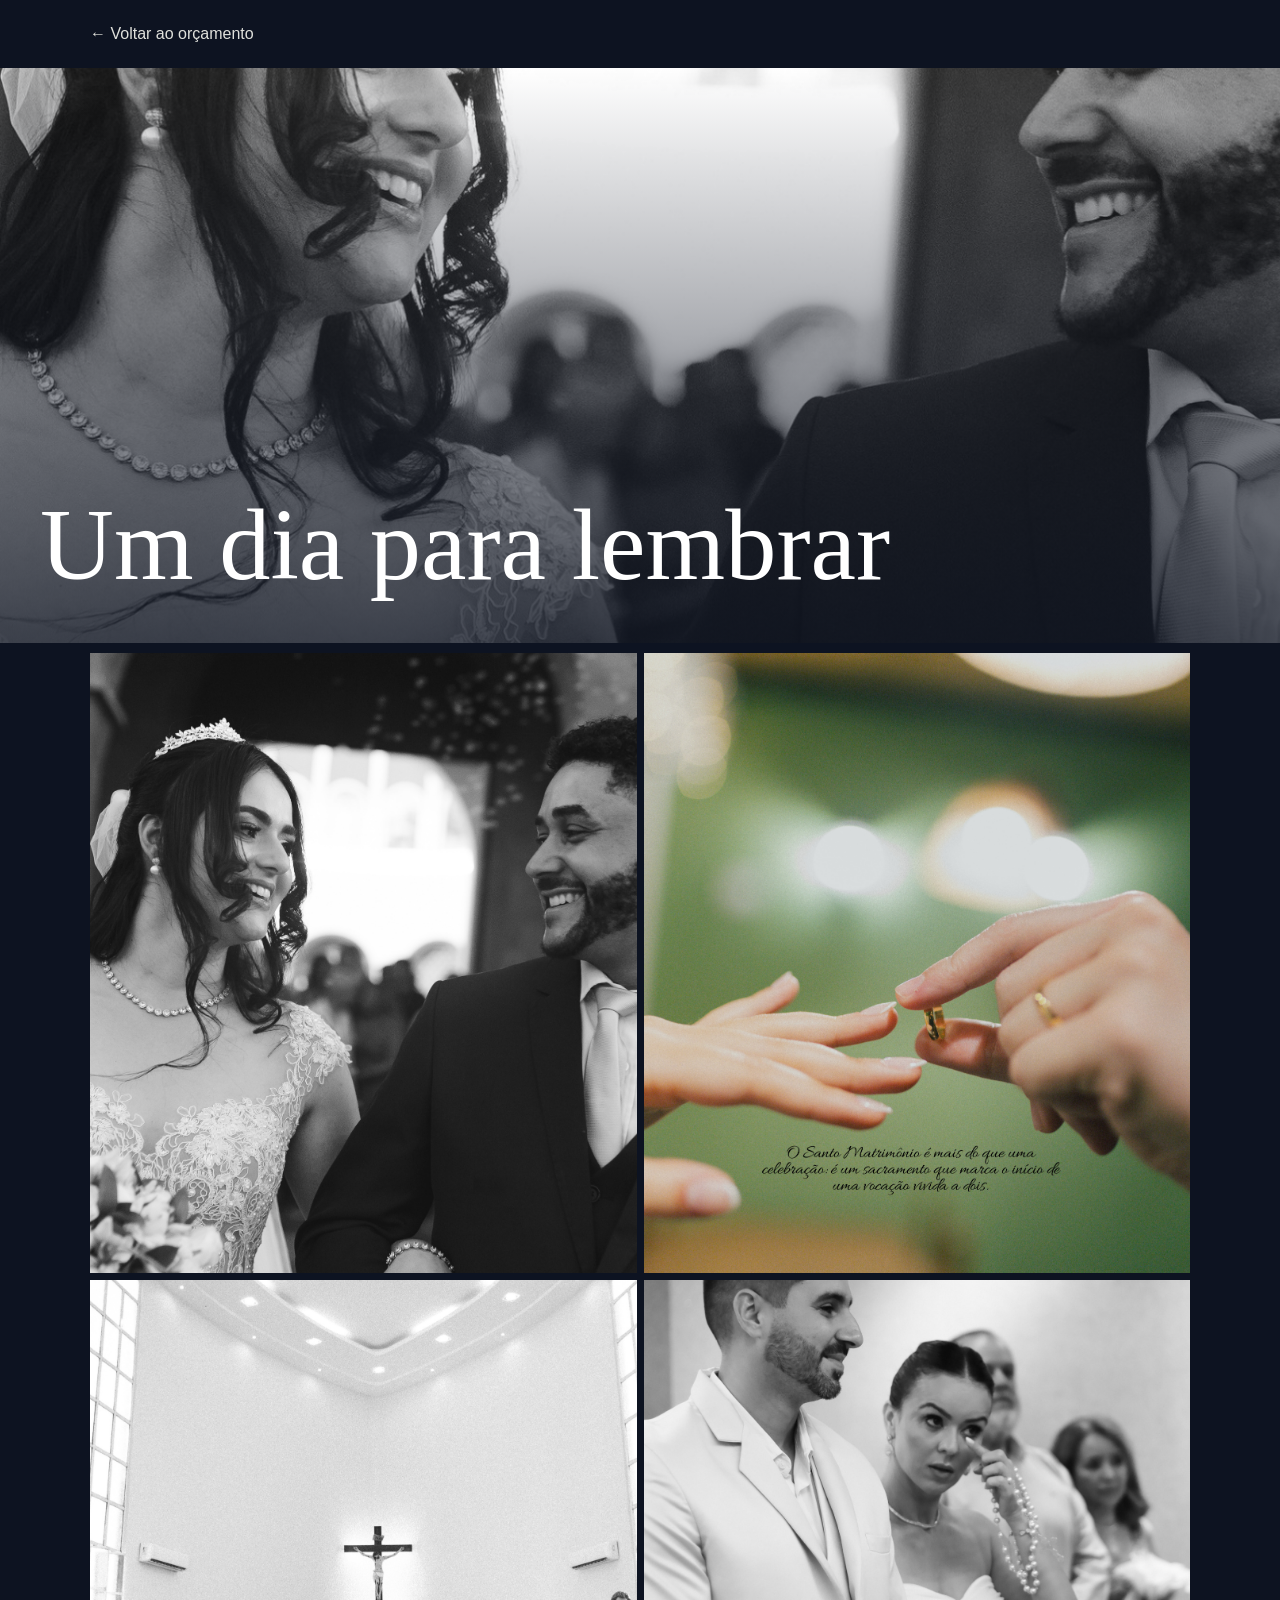
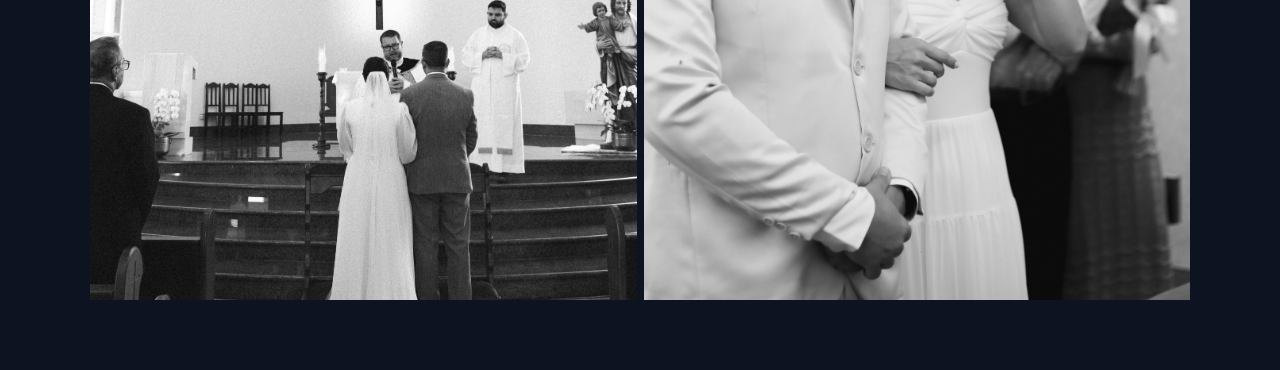
<file: casamentos/portfolio-2.html>
<!doctype html><html lang="pt-BR"><head><meta charset="utf-8"><meta name="viewport" content="width=device-width,initial-scale=1"><title>Um dia para lembrar | JL Fotografia</title><style>
body{margin:0;background:#0D1321;color:white;font-family:Arial,sans-serif}.top{padding:25px;width:min(1100px,calc(100% - 30px));margin:auto}.top a{color:#E0E1DC;text-decoration:none}.hero{min-height:55vh;display:flex;align-items:end;padding:40px;background-size:cover;background-position:center}.hero h1{font:400 clamp(3rem,8vw,7rem) Georgia,serif;margin:0}.gallery{width:min(1100px,calc(100% - 20px));margin:10px auto 70px;display:grid;grid-template-columns:repeat(2,1fr);gap:7px}.gallery img{width:100%;height:620px;object-fit:cover}@media(max-width:650px){.gallery{grid-template-columns:1fr 1fr;gap:4px}.gallery img{height:300px}.hero{min-height:45vh;padding:20px}.hero h1{font-size:3.2rem}}</style></head><body><div class="top"><a href="index.html#portfolio">← Voltar ao orçamento</a></div><section class="hero" style="background-image:linear-gradient(0deg,rgba(13,19,33,.75),transparent),url('assets/casal.jpg')"><h1>Um dia para lembrar</h1></section><main class="gallery"><img src="assets/casal.jpg"><img src="assets/aliancas.jpg"><img src="assets/cerimonia.jpg"><img src="assets/emocao.jpg"></main></body></html>
</file>
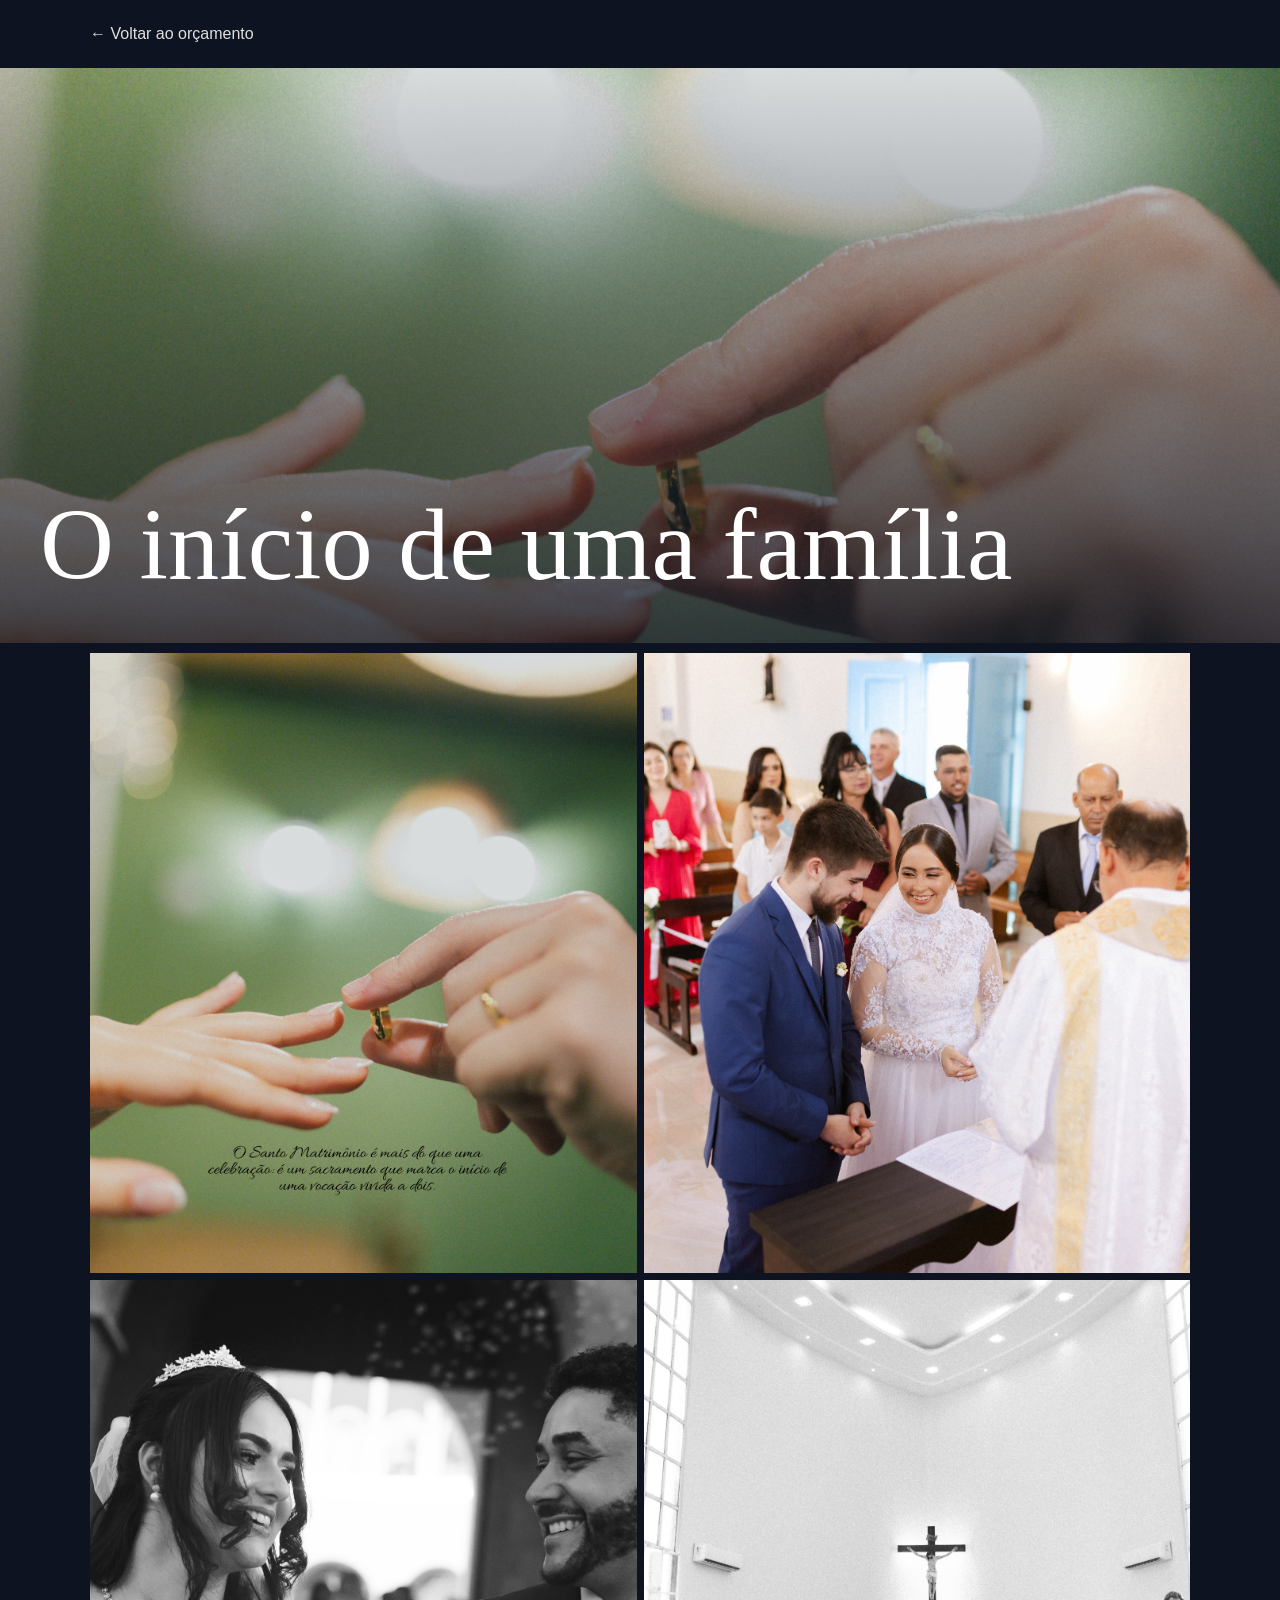
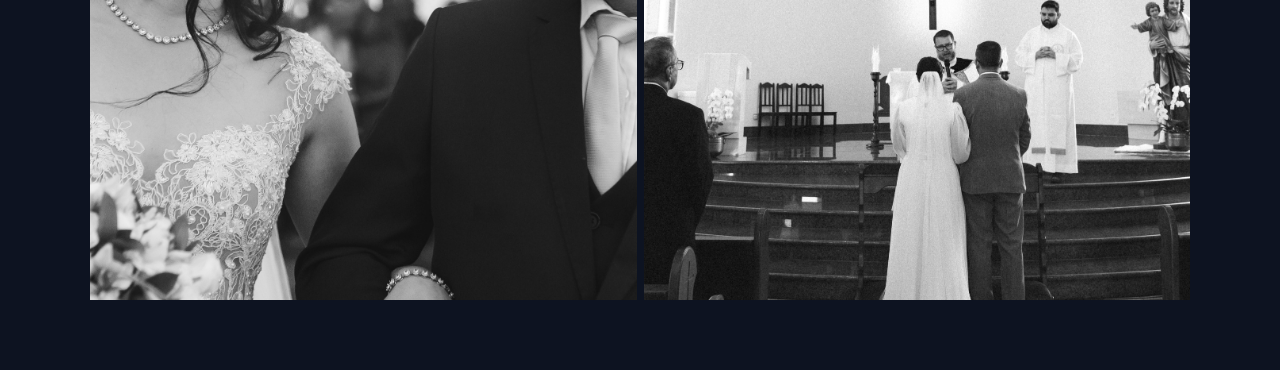
<file: casamentos/portfolio-3.html>
<!doctype html><html lang="pt-BR"><head><meta charset="utf-8"><meta name="viewport" content="width=device-width,initial-scale=1"><title>O início de uma família | JL Fotografia</title><style>
body{margin:0;background:#0D1321;color:white;font-family:Arial,sans-serif}.top{padding:25px;width:min(1100px,calc(100% - 30px));margin:auto}.top a{color:#E0E1DC;text-decoration:none}.hero{min-height:55vh;display:flex;align-items:end;padding:40px;background-size:cover;background-position:center}.hero h1{font:400 clamp(3rem,8vw,7rem) Georgia,serif;margin:0}.gallery{width:min(1100px,calc(100% - 20px));margin:10px auto 70px;display:grid;grid-template-columns:repeat(2,1fr);gap:7px}.gallery img{width:100%;height:620px;object-fit:cover}@media(max-width:650px){.gallery{grid-template-columns:1fr 1fr;gap:4px}.gallery img{height:300px}.hero{min-height:45vh;padding:20px}.hero h1{font-size:3.2rem}}</style></head><body><div class="top"><a href="index.html#portfolio">← Voltar ao orçamento</a></div><section class="hero" style="background-image:linear-gradient(0deg,rgba(13,19,33,.75),transparent),url('assets/aliancas.jpg')"><h1>O início de uma família</h1></section><main class="gallery"><img src="assets/aliancas.jpg"><img src="assets/altar.jpg"><img src="assets/casal.jpg"><img src="assets/cerimonia.jpg"></main></body></html>
</file>
<file: corporativos/style.css>
:root{
  --ink:#171513;
  --paper:#f6f3ef;
  --sand:#e7ddd3;
  --latte:#cbb7a8;
  --taupe:#8b786a;
  --white:#fff;
  --line:rgba(23,21,19,.14);
}
*{box-sizing:border-box}
html{scroll-behavior:smooth}
body{margin:0;background:var(--paper);color:var(--ink);font-family:"DM Sans",sans-serif}
img{display:block;width:100%}
a{text-decoration:none;color:inherit}
.shell{width:min(1180px,calc(100% - 40px));margin-inline:auto}
.eyebrow{display:inline-block;font-size:.72rem;letter-spacing:.22em;text-transform:uppercase;font-weight:700;color:var(--taupe)}
.eyebrow.light{color:#eadfd6}
h1,h2,h3{font-family:"Italiana",serif;font-weight:400;margin:0}
h1 em,h2 em{font-style:italic;color:var(--latte)}
.btn{display:inline-flex;align-items:center;justify-content:center;min-height:52px;padding:0 25px;border:1px solid transparent;font-weight:700;font-size:.9rem;transition:.25s ease}
.btn:hover{transform:translateY(-2px)}
.btn-light{background:#fff;color:#171513}
.btn-ghost{border-color:rgba(255,255,255,.55);color:#fff}
.btn-dark{background:#171513;color:#fff}
.btn-outline{border-color:#171513;color:#171513;background:transparent}

.hero{height:min(900px,100svh);min-height:700px;position:relative;color:#fff;overflow:hidden;background:#111}
.nav{height:92px;display:flex;align-items:center;justify-content:space-between;position:relative;z-index:4}
.brand{display:flex;align-items:baseline;gap:9px}
.brand-mark{font-family:"Italiana",serif;font-size:2rem;letter-spacing:.05em}
.brand-text{font-size:.65rem;letter-spacing:.30em;text-transform:uppercase}
.nav-cta{font-size:.74rem;text-transform:uppercase;letter-spacing:.14em;border-bottom:1px solid currentColor;padding-bottom:6px}
.hero-media,.hero-overlay{position:absolute;inset:0}
.hero-media img{width:100%;height:100%;object-fit:cover;object-position:50% 34%;filter:saturate(.78)}
.hero-overlay{background:linear-gradient(90deg,rgba(12,11,10,.76) 0%,rgba(12,11,10,.38) 46%,rgba(12,11,10,.08) 75%),linear-gradient(0deg,rgba(12,11,10,.28),transparent 45%)}
.hero-content{position:relative;z-index:2;padding-top:23vh;max-width:1180px}
.hero-content h1{font-size:clamp(4rem,8vw,7.5rem);line-height:.86;max-width:850px;margin:18px 0 25px}
.hero-content p{max-width:600px;font-size:1.06rem;line-height:1.75;color:rgba(255,255,255,.86)}
.hero-actions{display:flex;gap:12px;flex-wrap:wrap;margin-top:34px}
.scroll{position:absolute;z-index:3;right:4vw;bottom:30px;width:48px;height:48px;border:1px solid rgba(255,255,255,.45);border-radius:50%;display:grid;place-items:center}

.intro{padding:120px 0 90px;display:grid;grid-template-columns:1.1fr .9fr;gap:90px;align-items:start}
.intro h2,.section-heading h2{font-size:clamp(3rem,5vw,5.2rem);line-height:.98;margin-top:16px}
.intro-copy{padding-top:34px}
.intro-copy p{font-size:1.08rem;line-height:1.85;margin:0 0 20px}
.muted{color:#756d67}

.mosaic{display:grid;grid-template-columns:1.25fr .75fr;grid-template-rows:330px 330px;gap:18px;padding-bottom:120px}
.mosaic figure{margin:0;overflow:hidden;background:#ddd}
.mosaic img{height:100%;object-fit:cover;transition:transform .6s ease}
.mosaic figure:hover img{transform:scale(1.025)}
.mosaic-a{grid-row:1/3}
.mosaic-a img{object-position:50% 20%}
.mosaic-b img{object-position:50% 20%}
.mosaic-c img{object-position:50% 25%}

.studio{background:#191715;color:#fff;padding:120px 0}
.studio-inner{display:grid;grid-template-columns:.9fr 1.1fr;gap:80px;align-items:center}
.studio-copy h2{font-size:clamp(3.5rem,6vw,6.5rem);line-height:.88;margin:18px 0 28px}
.studio-copy p{line-height:1.85;color:#d7cec7;max-width:520px}
.studio-note{border-top:1px solid rgba(255,255,255,.18);border-bottom:1px solid rgba(255,255,255,.18);padding:22px 0;margin:30px 0;display:grid;gap:7px}
.studio-note span{color:#bfb5ad;font-size:.9rem}
.studio-photo{position:relative}
.studio-photo img{height:690px;object-fit:cover;object-position:50% 18%}
.photo-tag{position:absolute;bottom:18px;left:18px;background:rgba(255,255,255,.92);color:#171513;padding:10px 14px;font-size:.7rem;text-transform:uppercase;letter-spacing:.16em}

.experience{padding:120px 0}
.section-heading{max-width:720px;margin-bottom:54px}
.section-heading p{line-height:1.8;color:#716a64;max-width:560px}
.section-heading.centered{text-align:center;margin:0 auto 60px}
.section-heading.centered p{margin:18px auto 0}
.video-card{position:relative;background:#161412;aspect-ratio:16/9;overflow:hidden}
.video-card video{width:100%;height:100%;object-fit:cover}
.video-fallback{position:absolute;inset:0;display:none;place-items:center;align-content:center;text-align:center;color:#fff;background:linear-gradient(rgba(20,18,16,.28),rgba(20,18,16,.62)),url("assets/ensaio-03.jpeg") center 25%/cover}
.video-fallback.visible{display:grid}
.video-fallback .play{width:72px;height:72px;border-radius:50%;border:1px solid rgba(255,255,255,.72);display:grid;place-items:center;margin-bottom:18px;padding-left:4px}
.video-fallback strong{font-family:"Italiana",serif;font-size:2rem;font-weight:400}
.video-fallback small{margin-top:10px;max-width:440px;color:rgba(255,255,255,.8);line-height:1.5}

.packages{background:#e9e0d8;padding:120px 0}
.package-grid{display:grid;grid-template-columns:repeat(3,1fr);gap:18px;align-items:stretch}
.package{background:#f8f5f1;padding:44px 34px 34px;position:relative;display:flex;flex-direction:column;min-height:700px}
.package.featured{background:#fff;box-shadow:0 20px 60px rgba(45,38,32,.10);transform:translateY(-16px)}
.pill{position:absolute;right:22px;top:22px;background:#171513;color:#fff;padding:7px 10px;font-size:.62rem;letter-spacing:.13em;text-transform:uppercase}
.package-kicker{font-size:.68rem;letter-spacing:.18em;text-transform:uppercase;color:#8a776a;font-weight:700}
.package h3{font-size:2.65rem;line-height:.95;margin:18px 0}
.package-desc{line-height:1.65;color:#716a64;min-height:80px}
.price{font-family:"Italiana",serif;font-size:4.2rem;border-top:1px solid var(--line);padding-top:24px;margin-top:12px}
.price small{font-family:"DM Sans",sans-serif;font-size:.75rem;font-weight:700;vertical-align:top;position:relative;top:11px;margin-right:4px}
.price span{font-size:1.4rem}
.price-note{font-size:.8rem;color:#8a776a;margin-top:0}
.package ul{list-style:none;padding:0;margin:24px 0 34px;border-top:1px solid var(--line)}
.package li{padding:11px 0;border-bottom:1px solid var(--line);font-size:.88rem;line-height:1.45}
.package li::before{content:"✓";margin-right:10px}
.package .btn{margin-top:auto;width:100%}
.package-footnote{text-align:center;font-size:.76rem;color:#786f68;margin-top:32px}

.process{padding:120px 0}
.steps{display:grid;grid-template-columns:repeat(4,1fr);gap:14px;border-top:1px solid var(--line)}
.steps article{padding:28px 16px 10px 0}
.steps span{font-family:"Italiana",serif;font-size:2rem;color:#ad9787}
.steps h3{font-family:"DM Sans",sans-serif;font-size:1rem;font-weight:700;margin:35px 0 10px}
.steps p{font-size:.88rem;line-height:1.65;color:#716a64}

.final-cta{height:720px;position:relative;color:#fff;overflow:hidden}
.final-cta>img,.final-shade{position:absolute;inset:0;width:100%;height:100%}
.final-cta>img{object-fit:cover;object-position:50% 20%}
.final-shade{background:linear-gradient(90deg,rgba(13,12,11,.80),rgba(13,12,11,.30) 55%,rgba(13,12,11,.05))}
.final-content{position:relative;z-index:2;padding-top:170px}
.final-content h2{font-size:clamp(3.5rem,6vw,6.5rem);line-height:.9;max-width:830px;margin:18px 0 24px}
.final-content p{max-width:520px;line-height:1.75;color:#e4dbd4;margin-bottom:30px}

footer{background:#11100f;color:#fff;padding:44px 0}
.footer-inner{display:grid;grid-template-columns:1fr 1.7fr 1fr;align-items:center;gap:20px}
.footer-inner p{margin:0;color:#aaa29c;font-size:.84rem;text-align:center}
.footer-inner>a{text-align:right;font-size:.82rem}
.footer-brand{color:#fff}
.floating-whats{position:fixed;right:22px;bottom:22px;z-index:10;width:54px;height:54px;border-radius:50%;display:grid;place-items:center;background:#171513;color:#fff;box-shadow:0 12px 30px rgba(0,0,0,.2);font-size:1.1rem}

@media(max-width:900px){
  .intro,.studio-inner{grid-template-columns:1fr;gap:50px}
  .intro{padding:90px 0 70px}
  .mosaic{grid-template-columns:1fr 1fr;grid-template-rows:500px 300px}
  .mosaic-a{grid-column:1/3;grid-row:auto}
  .package-grid{grid-template-columns:1fr}
  .package.featured{transform:none}
  .package{min-height:auto}
  .steps{grid-template-columns:1fr 1fr}
  .footer-inner{grid-template-columns:1fr;text-align:center}
  .footer-inner>a{text-align:center}
}
@media(max-width:600px){
  .shell{width:min(100% - 28px,1180px)}
  .nav{height:76px}
  .hero{min-height:720px;height:92svh}
  .hero-media img{object-position:58% 28%}
  .hero-overlay{background:linear-gradient(0deg,rgba(12,11,10,.78),rgba(12,11,10,.12) 70%)}
  .hero-content{padding-top:43vh}
  .hero-content h1{font-size:3.8rem}
  .hero-content p{font-size:.94rem}
  .hero-actions{gap:8px}
  .btn{min-height:48px;padding:0 18px}
  .intro h2,.section-heading h2{font-size:3.1rem}
  .mosaic{grid-template-columns:1fr;grid-template-rows:520px 360px 360px;padding-bottom:85px}
  .mosaic-a{grid-column:auto}
  .studio,.experience,.packages,.process{padding:88px 0}
  .studio-copy h2{font-size:4rem}
  .studio-photo img{height:560px}
  .video-card{aspect-ratio:9/14}
  .package{padding:38px 24px 28px}
  .price{font-size:3.6rem}
  .steps{grid-template-columns:1fr}
  .final-cta{height:700px}
  .final-cta>img{object-position:58% 20%}
  .final-content{padding-top:180px}
  .final-content h2{font-size:3.6rem}
  .floating-whats{right:14px;bottom:14px}
}


/* ==================================================
   SOBRE OS FOTÓGRAFOS
================================================== */
.photographers{
  padding:20px 0 110px;
  display:grid;
  grid-template-columns:.95fr 1.05fr;
  gap:80px;
  align-items:center;
}
.photographers-photo{
  position:relative;
  overflow:hidden;
  background:#ddd;
}
.photographers-photo img{
  width:100%;
  height:610px;
  object-fit:cover;
  object-position:50% 28%;
}
.photographers-tag{
  left:18px;
  bottom:18px;
}
.photographers-copy h2{
  font-size:clamp(3.4rem,5.4vw,5.8rem);
  line-height:.92;
  margin:16px 0 28px;
}
.photographers-copy p{
  max-width:600px;
  line-height:1.85;
  color:#625c57;
}
.photographers-signature{
  margin-top:34px;
  padding-top:22px;
  border-top:1px solid var(--line);
  display:flex;
  align-items:end;
  justify-content:space-between;
  gap:20px;
}
.photographers-signature span{
  font-size:.68rem;
  text-transform:uppercase;
  letter-spacing:.16em;
  color:#8b786a;
}
.photographers-signature strong{
  font-family:"Italiana",serif;
  font-size:1.6rem;
  font-weight:400;
}

/* ==================================================
   EXPERIÊNCIA / REELS DA GISZELLE
================================================== */
.experience{
  padding:120px 0;
  background:#f6f3ef;
}
.experience-grid{
  display:grid;
  grid-template-columns:minmax(420px,.92fr) minmax(0,1.08fr);
  gap:76px;
  align-items:center;
}
.experience-media{
  display:grid;
  grid-template-columns:1.08fr .72fr;
  gap:14px;
  align-items:end;
}
.reels-frame{
  position:relative;
  aspect-ratio:9/16;
  overflow:hidden;
  background:#171513;
  box-shadow:0 24px 60px rgba(23,21,19,.13);
}
.reels-frame video{
  width:100%;
  height:100%;
  display:block;
  object-fit:cover;
}
.giszelle-photo{
  margin:0 0 30px;
}
.giszelle-photo img{
  width:100%;
  aspect-ratio:3/4;
  object-fit:cover;
  object-position:center 25%;
}
.giszelle-photo figcaption{
  margin-top:9px;
  font-size:.62rem;
  letter-spacing:.14em;
  text-transform:uppercase;
  color:#8b786a;
}
.sound-toggle{
  position:absolute;
  z-index:5;
  right:12px;
  bottom:12px;
  width:42px;
  height:42px;
  border:0;
  border-radius:50%;
  background:rgba(0,0,0,.55);
  color:#fff;
  cursor:pointer;
  backdrop-filter:blur(8px);
}
.experience-copy h2{
  font-size:clamp(3.3rem,5.4vw,6rem);
  line-height:.92;
  margin:16px 0 28px;
}
.experience-copy>p{
  max-width:620px;
  line-height:1.8;
  color:#655e59;
}
.reels-benefits{
  display:grid;
  grid-template-columns:1fr 1fr;
  gap:0 20px;
  margin:28px 0;
  border-top:1px solid var(--line);
}
.reels-benefits span{
  padding:12px 0;
  border-bottom:1px solid var(--line);
  font-size:.84rem;
}
.reels-benefits span::before{
  content:"✓";
  margin-right:8px;
}
.video-price-card{
  display:flex;
  align-items:center;
  gap:28px;
  padding:24px 26px;
  margin:26px 0;
  background:#171513;
  color:#fff;
}
.video-price-kicker{
  display:block;
  font-size:.62rem;
  text-transform:uppercase;
  letter-spacing:.15em;
  color:#c9b8ab;
  margin-bottom:6px;
}
.video-price{
  font-family:"Italiana",serif;
  font-size:3.3rem;
  font-weight:400;
  white-space:nowrap;
}
.video-price-card p{
  margin:0;
  padding-left:26px;
  border-left:1px solid rgba(255,255,255,.2);
  color:#d7cec7;
  font-size:.84rem;
  line-height:1.55;
}
.video-fallback{
  position:absolute;
  inset:0;
  display:none;
  place-items:center;
  align-content:center;
  text-align:center;
  color:#fff;
  background:
    linear-gradient(rgba(20,18,16,.22),rgba(20,18,16,.62)),
    url("assets/giszelle-foto.jpg") center/cover;
}
.video-fallback.visible{display:grid}
.video-fallback .play{
  width:62px;
  height:62px;
  border:1px solid rgba(255,255,255,.7);
  border-radius:50%;
  display:grid;
  place-items:center;
  margin-bottom:12px;
}
.video-fallback strong{
  font-family:"Italiana",serif;
  font-size:1.7rem;
  font-weight:400;
}

/* ==================================================
   MOBILE — MAIS COMPACTO
================================================== */
@media(max-width:900px){
  .photographers{
    grid-template-columns:1fr;
    gap:34px;
    padding:10px 0 78px;
  }
  .photographers-photo img{
    height:520px;
  }
  .experience-grid{
    grid-template-columns:1fr;
    gap:44px;
  }
  .experience-media{
    max-width:560px;
    margin:0 auto;
  }
}

@media(max-width:600px){
  body{
    overflow-x:hidden;
  }

  .shell{
    width:min(100% - 24px,1180px);
  }

  .hero{
    min-height:650px;
    height:88svh;
  }
  .nav{
    height:68px;
  }
  .brand-mark{
    font-size:1.7rem;
  }
  .brand-text{
    font-size:.56rem;
  }
  .nav-cta{
    font-size:.64rem;
  }
  .hero-content{
    padding-top:42vh;
  }
  .hero-content h1{
    font-size:3.25rem;
  }
  .hero-content p{
    font-size:.9rem;
    line-height:1.6;
  }
  .hero-actions{
    margin-top:22px;
  }
  .hero-actions .btn{
    width:auto;
    min-height:44px;
    padding:0 14px;
    font-size:.76rem;
  }

  .intro{
    padding:68px 0 46px;
    gap:24px;
  }
  .intro-copy{
    padding-top:0;
  }
  .intro-copy p{
    font-size:.94rem;
    line-height:1.7;
  }
  .intro h2,
  .section-heading h2{
    font-size:2.65rem;
  }

  .photographers{
    padding:0 0 58px;
    gap:24px;
  }
  .photographers-photo img{
    height:390px;
  }
  .photographers-copy h2{
    font-size:2.9rem;
    margin-bottom:18px;
  }
  .photographers-copy p{
    font-size:.9rem;
    line-height:1.7;
  }
  .photographers-signature{
    margin-top:22px;
    padding-top:16px;
    align-items:flex-start;
    flex-direction:column;
    gap:8px;
  }

  /* Mantém exatamente a ideia 1 foto alta + 2 fotos empilhadas */
  .mosaic{
    display:grid;
    grid-template-columns:1.25fr .75fr;
    grid-template-rows:165px 165px;
    gap:8px;
    padding-bottom:64px;
  }
  .mosaic-a{
    grid-column:1;
    grid-row:1/3;
  }
  .mosaic-b{
    grid-column:2;
    grid-row:1;
  }
  .mosaic-c{
    grid-column:2;
    grid-row:2;
  }
  .mosaic img{
    width:100%;
    height:100%;
    object-fit:cover;
  }

  .studio,
  .experience,
  .packages,
  .process{
    padding:68px 0;
  }
  .studio-inner{
    gap:30px;
  }
  .studio-copy h2{
    font-size:3.25rem;
  }
  .studio-copy p{
    font-size:.9rem;
    line-height:1.7;
  }
  .studio-note{
    margin:22px 0;
    padding:17px 0;
  }
  .studio-photo img{
    height:410px;
  }

  .experience-grid{
    gap:32px;
  }
  .experience-media{
    grid-template-columns:1.05fr .72fr;
    gap:8px;
    align-items:end;
  }
  .giszelle-photo{
    margin-bottom:18px;
  }
  .giszelle-photo figcaption{
    font-size:.52rem;
    line-height:1.4;
  }
  .experience-copy h2{
    font-size:2.9rem;
    margin-bottom:20px;
  }
  .experience-copy>p{
    font-size:.9rem;
    line-height:1.7;
  }
  .reels-benefits{
    grid-template-columns:1fr 1fr;
    gap:0 10px;
    margin:20px 0;
  }
  .reels-benefits span{
    font-size:.74rem;
    padding:10px 0;
  }
  .video-price-card{
    display:grid;
    grid-template-columns:auto 1fr;
    gap:18px;
    padding:20px;
    margin:20px 0 22px;
  }
  .video-price{
    font-size:2.5rem;
  }
  .video-price-card p{
    padding-left:18px;
    font-size:.74rem;
  }

  .section-heading{
    margin-bottom:34px;
  }
  .section-heading.centered{
    margin-bottom:38px;
  }
  .package-grid{
    gap:12px;
  }
  .package{
    padding:30px 20px 22px;
  }
  .package h3{
    font-size:2.25rem;
  }
  .package-desc{
    min-height:auto;
    font-size:.86rem;
  }
  .price{
    font-size:3.15rem;
    padding-top:18px;
  }
  .package li{
    font-size:.8rem;
    padding:9px 0;
  }

  .steps{
    grid-template-columns:1fr 1fr;
    gap:0 12px;
  }
  .steps article{
    padding:20px 8px 8px 0;
  }
  .steps h3{
    margin:18px 0 7px;
  }
  .steps p{
    font-size:.78rem;
  }

  .final-cta{
    height:590px;
  }
  .final-content{
    padding-top:150px;
  }
  .final-content h2{
    font-size:3rem;
  }
}


/* ==================================================
   IDENTIDADE JL — PALETA AZUL OFICIAL
   Rich Black  #0D1321
   Oxford      #1D2D44
   Chambray    #3E5C76
   Silver Lake #738CAB
   Platinum    #E0E1DC
================================================== */
:root{
  --ink:#0D1321 !important;
  --paper:#F7F8F7 !important;
  --sand:#E0E1DC !important;
  --latte:#738CAB !important;
  --taupe:#3E5C76 !important;
  --white:#fff !important;
  --line:rgba(29,45,68,.14) !important;
}
body{background:#F7F8F7;color:#0D1321}
.hero,.studio,footer{background:#0D1321}
.hero-overlay{
  background:
    linear-gradient(90deg,rgba(13,19,33,.84) 0%,rgba(29,45,68,.48) 48%,rgba(29,45,68,.12) 78%),
    linear-gradient(0deg,rgba(13,19,33,.35),transparent 45%) !important;
}
.eyebrow{color:#3E5C76}
.eyebrow.light{color:#E0E1DC}
h1 em,h2 em{color:#738CAB}
.brand-logo img{width:150px;height:auto;object-fit:contain}
.footer-brand img{width:135px}
.btn-dark,.floating-whats{background:#1D2D44}
.btn-outline{border-color:#1D2D44;color:#1D2D44}
.studio-note{border-color:rgba(224,225,220,.22)}
.packages{background:#E0E1DC}
.package{background:#F7F8F7}
.package.featured{background:#fff}
.package-kicker,.price-note,.reels-label{color:#3E5C76}
.video-price-card{background:#1D2D44}
.final-shade{
  background:linear-gradient(90deg,rgba(13,19,33,.88),rgba(29,45,68,.42) 58%,rgba(29,45,68,.08))
}

/* Reserva e pagamento */
.jl-conditions{
  background:#1D2D44;
  color:#fff;
  padding:105px 0;
}
.jl-condition-head{
  max-width:720px;
  margin-bottom:48px;
}
.jl-condition-head h2{
  font-family:"Italiana",serif;
  font-weight:400;
  font-size:clamp(3rem,5vw,5.3rem);
  line-height:.95;
  margin:15px 0 18px;
}
.jl-condition-head p{color:rgba(255,255,255,.68);line-height:1.7}
.jl-condition-grid{
  display:grid;
  grid-template-columns:repeat(4,1fr);
  gap:10px;
}
.jl-condition-grid article{
  min-height:190px;
  border:1px solid rgba(224,225,220,.18);
  padding:24px 20px;
}
.jl-condition-grid article>span{
  font-family:"Italiana",serif;
  font-size:2rem;
  color:#738CAB;
}
.jl-condition-grid strong{
  display:block;
  margin:32px 0 8px;
  font-size:.9rem;
}
.jl-condition-grid p{
  margin:0;
  color:rgba(255,255,255,.62);
  font-size:.78rem;
  line-height:1.55;
}
@media(max-width:700px){
  .brand-logo img{width:112px}
  .jl-conditions{padding:68px 0}
  .jl-condition-head h2{font-size:2.8rem}
  .jl-condition-grid{grid-template-columns:1fr 1fr;gap:7px}
  .jl-condition-grid article{min-height:155px;padding:18px 14px}
  .jl-condition-grid strong{margin:20px 0 7px;font-size:.78rem}
  .jl-condition-grid p{font-size:.68rem}
}
</file>
<file: sacramentos/style.css>
:root{
  --ink:#1D2D44;
  --deep:#0D1321;
  --blue:#3E5C76;
  --lake:#738CAB;
  --ice:#EEF2F5;
  --white:#FFFFFF;
  --ivory:#FAF9F6;
  --soft:#F2F3F1;
  --line:rgba(29,45,68,.12);
  --muted:#6E7880;
}
*{box-sizing:border-box}
html{scroll-behavior:smooth}
body{margin:0;background:var(--ivory);color:var(--ink);font-family:Montserrat,sans-serif;-webkit-font-smoothing:antialiased}
img{display:block;width:100%}
a{text-decoration:none;color:inherit}
.wrap{width:min(1180px,calc(100% - 38px));margin:auto}
h1,h2,h3{font-family:Italiana,serif;font-weight:400;margin:0}
.eyebrow{font-size:.61rem;letter-spacing:.21em;text-transform:uppercase;font-weight:600;color:var(--lake)}
em{font-style:italic;color:var(--lake)}
.btn{display:inline-flex;align-items:center;justify-content:center;min-height:49px;padding:0 22px;border:1px solid var(--ink);font-size:.62rem;text-transform:uppercase;letter-spacing:.14em;background:var(--white);color:var(--ink)}

.topbar{position:absolute;z-index:20;left:0;right:0;padding:22px 0}
.nav-inner{display:flex;align-items:center;justify-content:space-between}
.brand img{width:132px}
.nav-back{font-size:.58rem;text-transform:uppercase;letter-spacing:.13em;color:var(--ink)}

.hero{min-height:86vh;position:relative;display:flex;align-items:flex-end;overflow:hidden;background:#f4f3ef}
.hero-photo{position:absolute;inset:0}
.hero-photo img{height:100%;object-fit:cover;object-position:center 45%;filter:saturate(.68) brightness(1.08)}
.hero-wash{position:absolute;inset:0;background:linear-gradient(90deg,rgba(255,255,255,.92) 0%,rgba(255,255,255,.75) 43%,rgba(255,255,255,.23) 72%,rgba(255,255,255,.08))}
.hero-content{position:relative;z-index:2;padding:150px 0 110px;max-width:790px}
.hero h1{font-size:clamp(4.2rem,9vw,8.6rem);line-height:.82;margin:16px 0 24px}
.hero p{max-width:590px;color:#56636e;font-size:.84rem;line-height:1.8}
.hero .btn{margin-top:22px}
.hero-curve{position:absolute;left:-3%;right:-3%;bottom:-64px;height:120px;background:var(--ivory);border-radius:50% 50% 0 0/65% 65% 0 0}

.manifesto{padding:95px 0 75px;text-align:center;max-width:860px}
.manifesto h2,.section-head h2,.about h2,.delivery h2,.info h2{font-size:clamp(3.1rem,5.5vw,5.6rem);line-height:.95;margin:14px 0 24px}
.manifesto p{max-width:720px;margin:auto;color:var(--muted);line-height:1.8;font-size:.84rem}

.editorial-gallery{display:grid;grid-template-columns:1fr 1fr 1fr;gap:8px;align-items:center;padding-bottom:105px}
.editorial-gallery figure{margin:0;overflow:hidden;background:#eee}
.editorial-gallery img{height:480px;object-fit:cover}
.editorial-gallery .arch{border-radius:48% 48% 0 0}
.editorial-gallery .arch img{height:570px}
.editorial-gallery .soft{border-radius:0 0 48% 48%}

.sacrament-section{background:var(--white);padding:105px 0}
.section-head{text-align:center;max-width:800px;margin:0 auto 50px}
.sacrament-grid{display:grid;grid-template-columns:1fr 1fr;gap:12px}
.sacrament-card{background:var(--ivory);border:1px solid var(--line);overflow:hidden;display:grid;grid-template-columns:.9fr 1.1fr;min-height:360px;transition:.25s}
.sacrament-card:hover{transform:translateY(-3px)}
.sacrament-card.featured{grid-column:1/-1;grid-template-columns:1.15fr .85fr;min-height:430px;background:var(--ice)}
.sacrament-image img{height:100%;object-fit:cover}
.sacrament-copy{padding:28px;display:flex;flex-direction:column;justify-content:flex-end}
.number{font-family:Italiana,serif;font-size:2rem;color:#A6B7C9;margin-bottom:auto}
.sacrament-copy h3{font-size:2.65rem;margin:12px 0 10px}
.sacrament-copy p{font-size:.76rem;line-height:1.6;color:var(--muted);margin:0}
.open{font-size:.6rem;letter-spacing:.13em;text-transform:uppercase;margin-top:23px;padding-top:14px;border-top:1px solid var(--line)}

.about{padding:105px 0;display:grid;grid-template-columns:.95fr 1.05fr;gap:70px;align-items:center}
.about-photo{border-radius:50% 50% 0 0;overflow:hidden}
.about-photo img{height:600px;object-fit:cover;object-position:center 28%}
.about-copy p{font-size:.84rem;line-height:1.8;color:var(--muted)}
.signature{margin-top:26px;padding-top:20px;border-top:1px solid var(--line);font-family:Italiana,serif;font-size:1.75rem;color:var(--blue)}

.delivery{background:#F0F4F7;padding:100px 0}
.delivery-grid{display:grid;grid-template-columns:1fr 1fr;gap:70px;align-items:center}
.delivery-copy p{font-size:.84rem;line-height:1.8;color:var(--muted)}
.delivery-photo{border-radius:0 0 50% 50%;overflow:hidden}
.delivery-photo img{height:540px;object-fit:cover}

.info{padding:100px 0}
.info-head{max-width:760px;margin-bottom:40px}
.info-grid{display:grid;grid-template-columns:repeat(4,1fr);gap:9px}
.info article{background:white;border:1px solid var(--line);padding:22px;min-height:170px}
.info article span{font-family:Italiana,serif;font-size:1.8rem;color:#A6B7C9}
.info strong{display:block;margin:23px 0 7px;font-size:.75rem}
.info p{font-size:.67rem;line-height:1.55;color:var(--muted);margin:0}

.final{background:linear-gradient(135deg,#F5F7F8,#E8EEF3);padding:110px 0;text-align:center}
.final-inner{max-width:820px}
.final h2{font-size:clamp(3.4rem,6.4vw,6.4rem);line-height:.9;margin:14px 0 22px}
.final p{font-size:.8rem;line-height:1.7;color:var(--muted)}
.final .btn{margin-top:20px}

footer{background:white;border-top:1px solid var(--line);padding:35px 0}
.footer-inner{display:grid;grid-template-columns:1fr 1.5fr 1fr;align-items:center;gap:20px}
.footer-inner img{width:120px}
.footer-inner p{text-align:center;font-size:.67rem;color:#8a939b}
.footer-inner a{text-align:right;font-size:.67rem;color:var(--blue)}

@media(max-width:800px){
  .sacrament-card,.sacrament-card.featured{grid-template-columns:1fr;grid-column:auto}
  .sacrament-image{height:300px}
  .about,.delivery-grid{grid-template-columns:1fr;gap:30px}
  .info-grid{grid-template-columns:1fr 1fr}
  .footer-inner{grid-template-columns:1fr;text-align:center}
  .footer-inner img{margin:auto}
  .footer-inner a{text-align:center}
}
@media(max-width:600px){
  .wrap{width:calc(100% - 26px)}
  .brand img{width:102px}
  .nav-back{font-size:.5rem}
  .hero{min-height:76vh}
  .hero-photo img{object-position:58% center}
  .hero-wash{background:linear-gradient(90deg,rgba(255,255,255,.95),rgba(255,255,255,.78) 62%,rgba(255,255,255,.28))}
  .hero-content{padding:125px 0 72px}
  .hero h1{font-size:3.65rem}
  .hero p{font-size:.75rem}
  .manifesto{padding:65px 0 50px}
  .manifesto h2,.section-head h2,.about h2,.delivery h2,.info h2{font-size:2.8rem}
  .editorial-gallery{grid-template-columns:1.25fr .75fr;gap:5px;padding-bottom:65px}
  .editorial-gallery figure:nth-child(3){display:none}
  .editorial-gallery img{height:300px}
  .editorial-gallery .arch img{height:355px}
  .sacrament-section{padding:65px 0}
  .sacrament-grid{grid-template-columns:1fr 1fr;gap:6px}
  .sacrament-card,.sacrament-card.featured{display:flex;flex-direction:column;min-height:0}
  .sacrament-image{height:155px}
  .sacrament-copy{padding:15px 12px;min-height:245px}
  .number{font-size:1.3rem}
  .sacrament-copy h3{font-size:1.65rem}
  .sacrament-copy p{font-size:.62rem;line-height:1.45}
  .open{font-size:.49rem}
  .about{padding:65px 0}
  .about-photo img{height:390px}
  .delivery{padding:65px 0}
  .delivery-photo img{height:390px}
  .info{padding:65px 0}
  .info-grid{gap:6px}
  .info article{padding:16px 13px;min-height:145px}
  .info p{font-size:.61rem}
  .final{padding:75px 0}
  .final h2{font-size:3.25rem}
}
</file>
